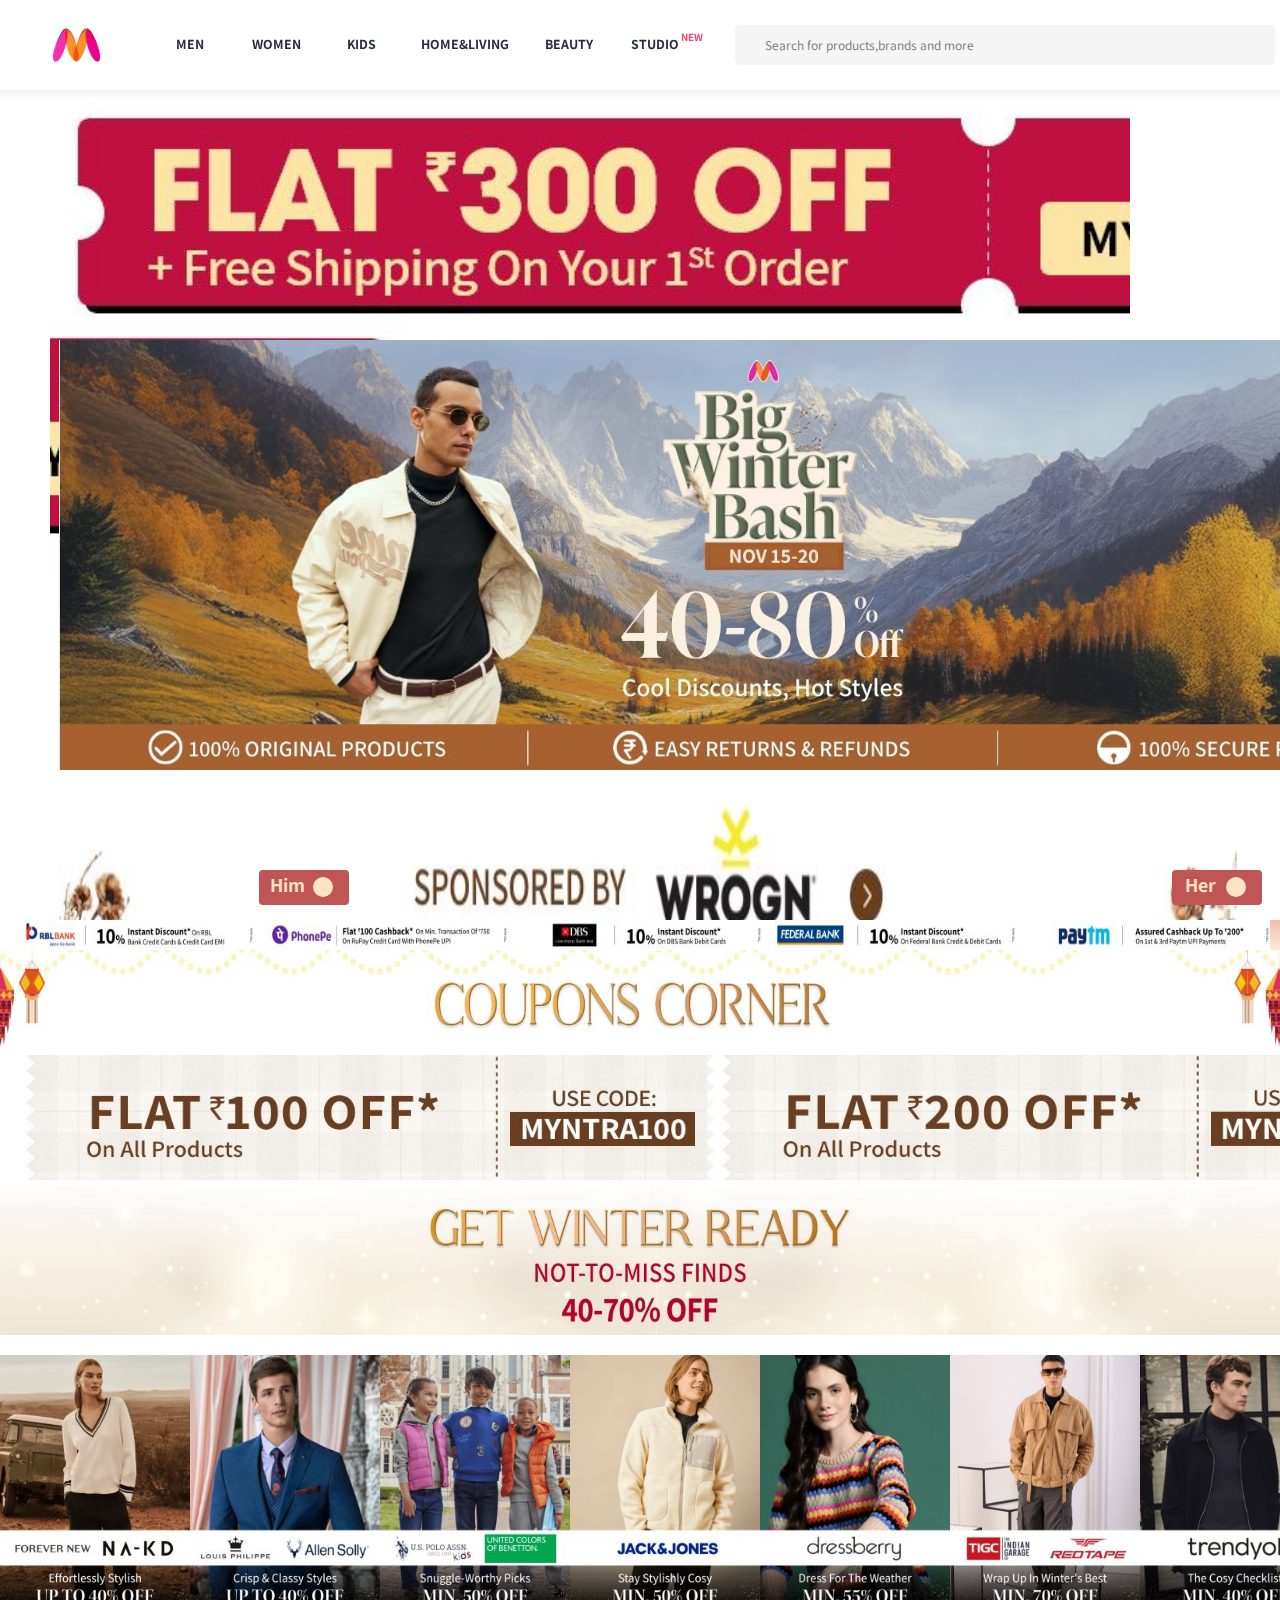
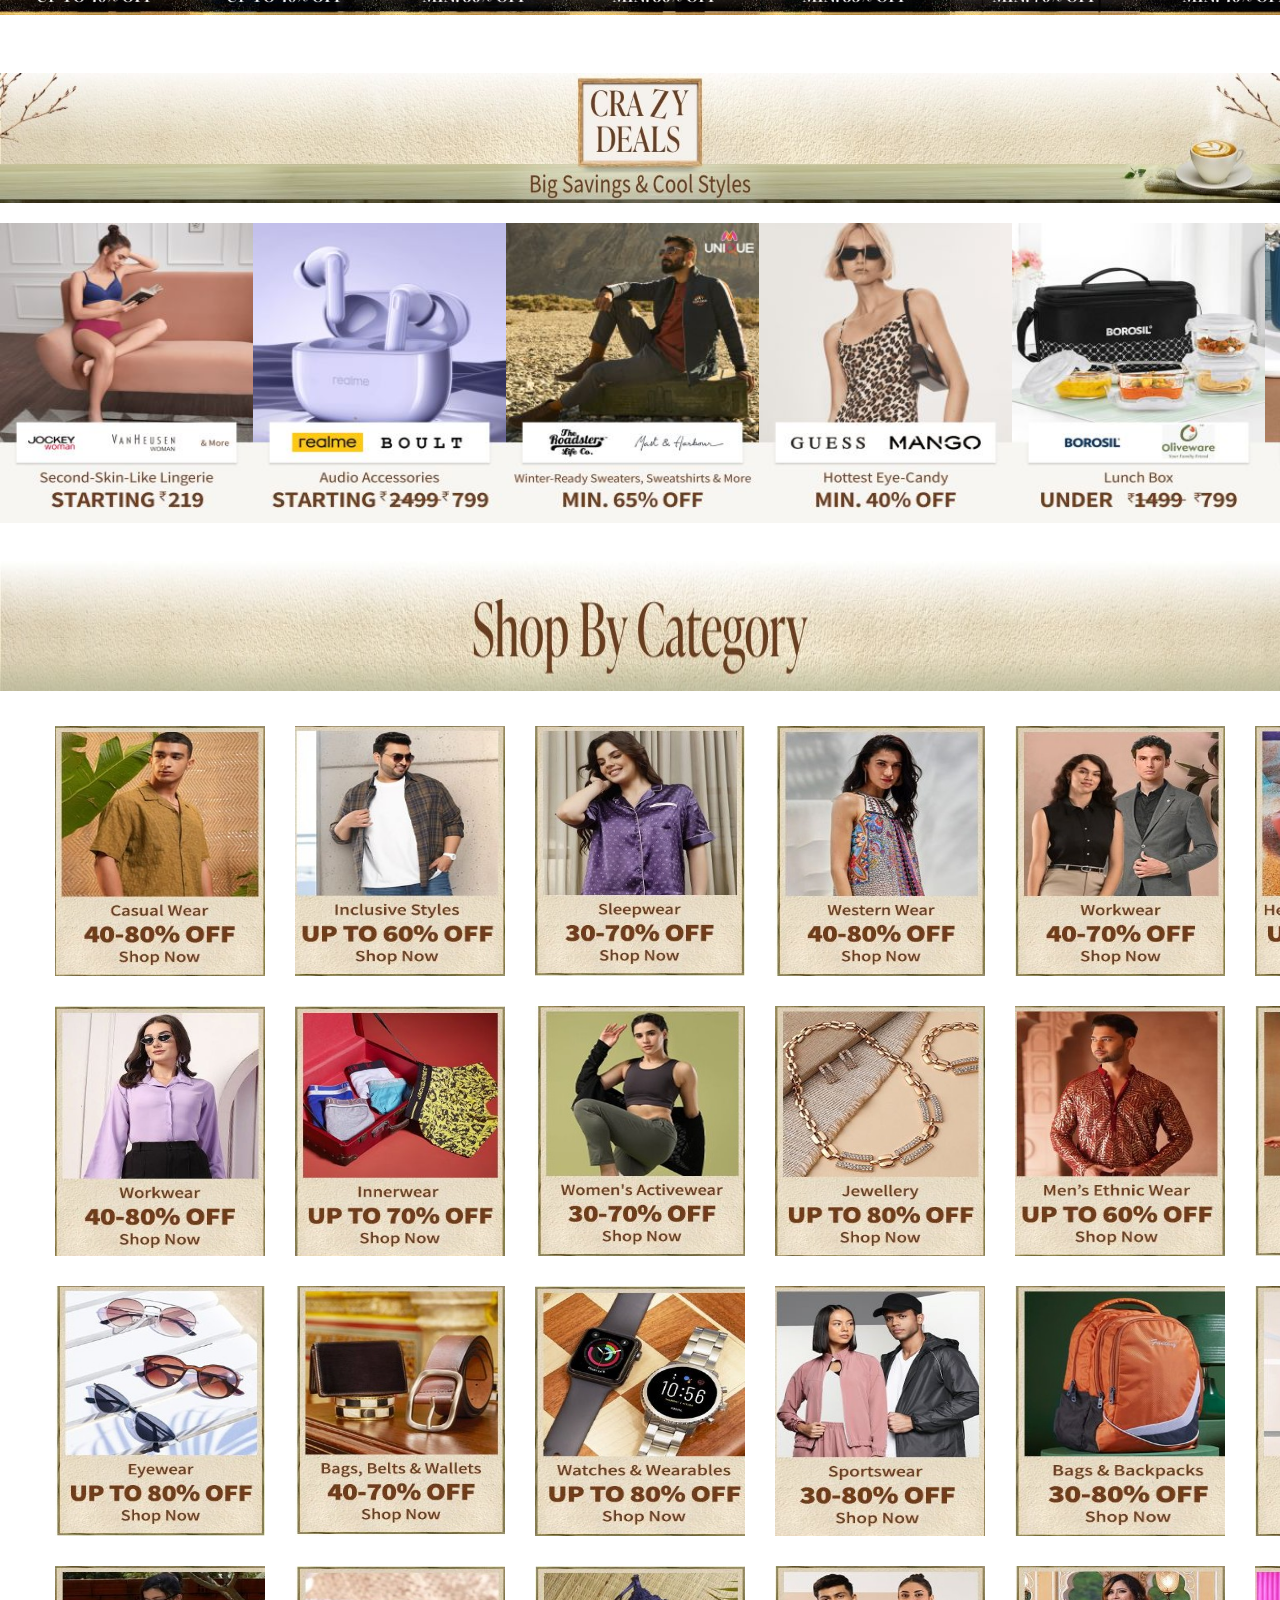
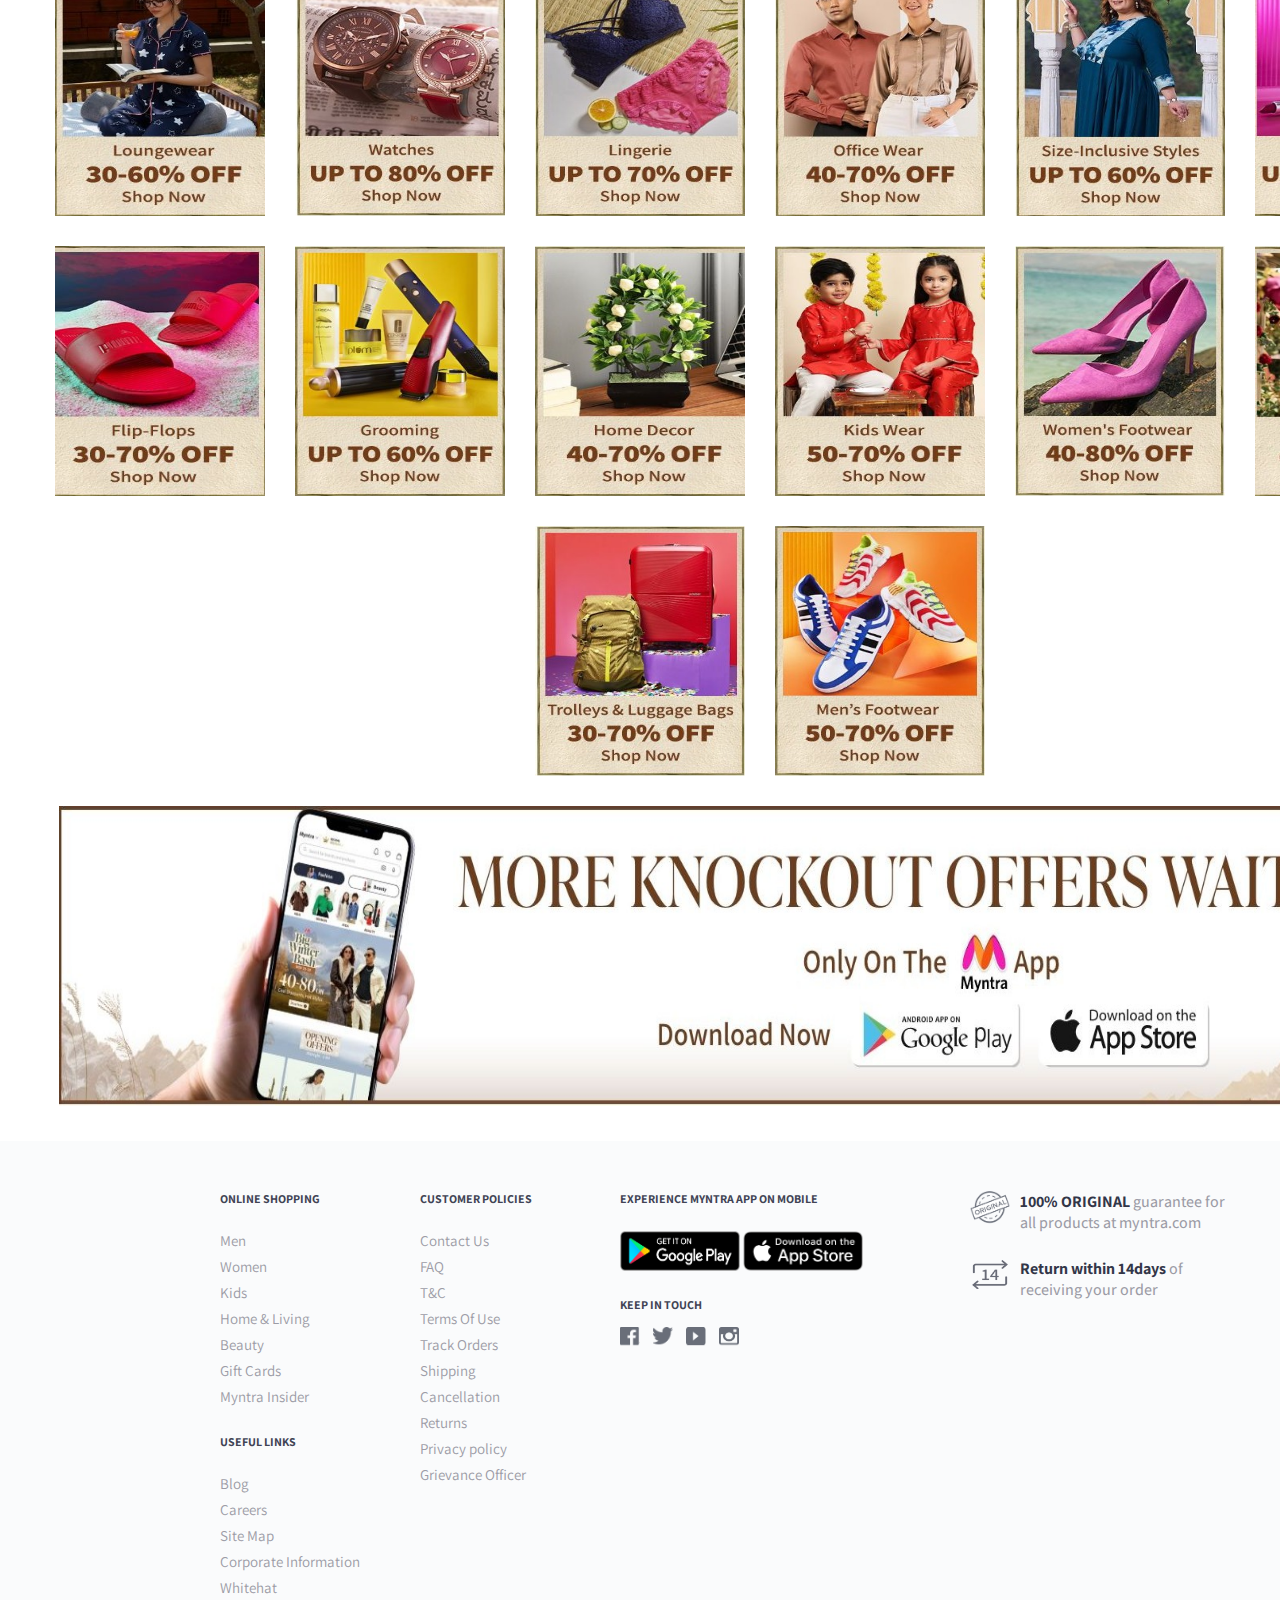
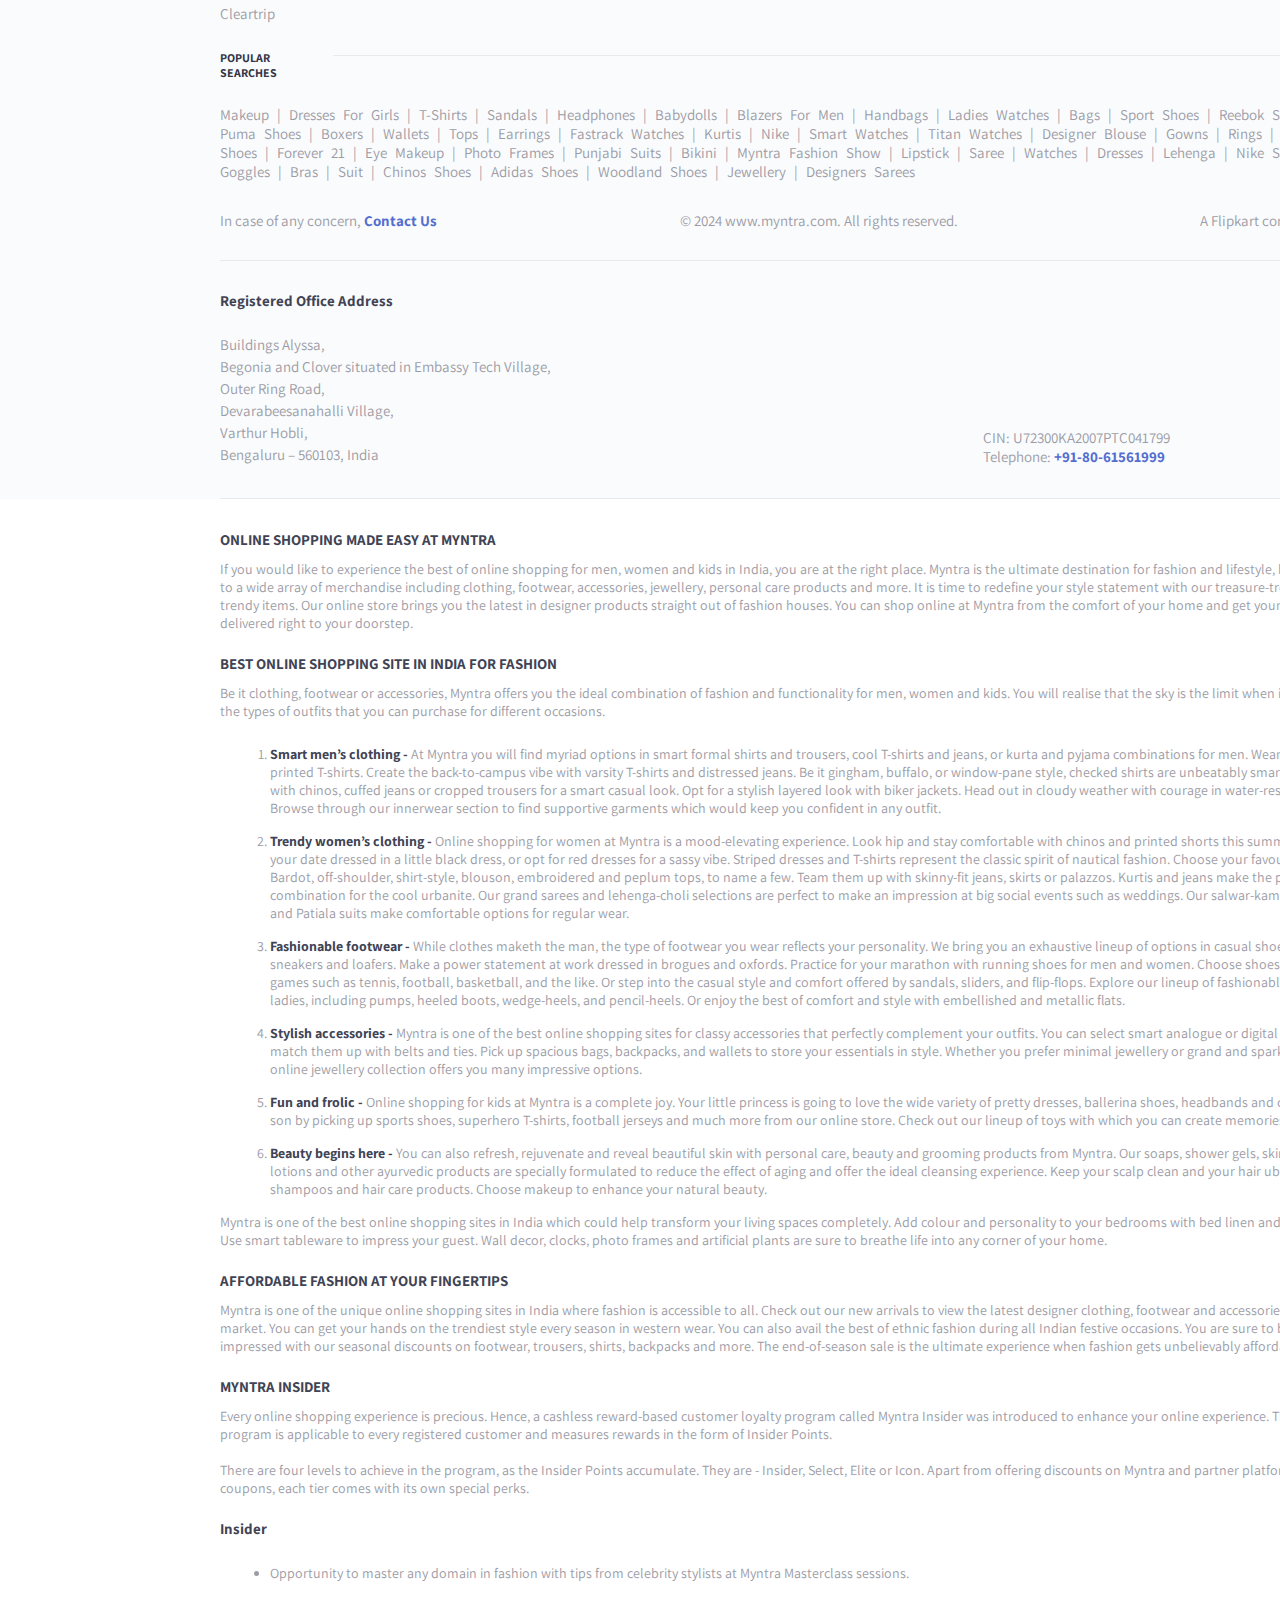
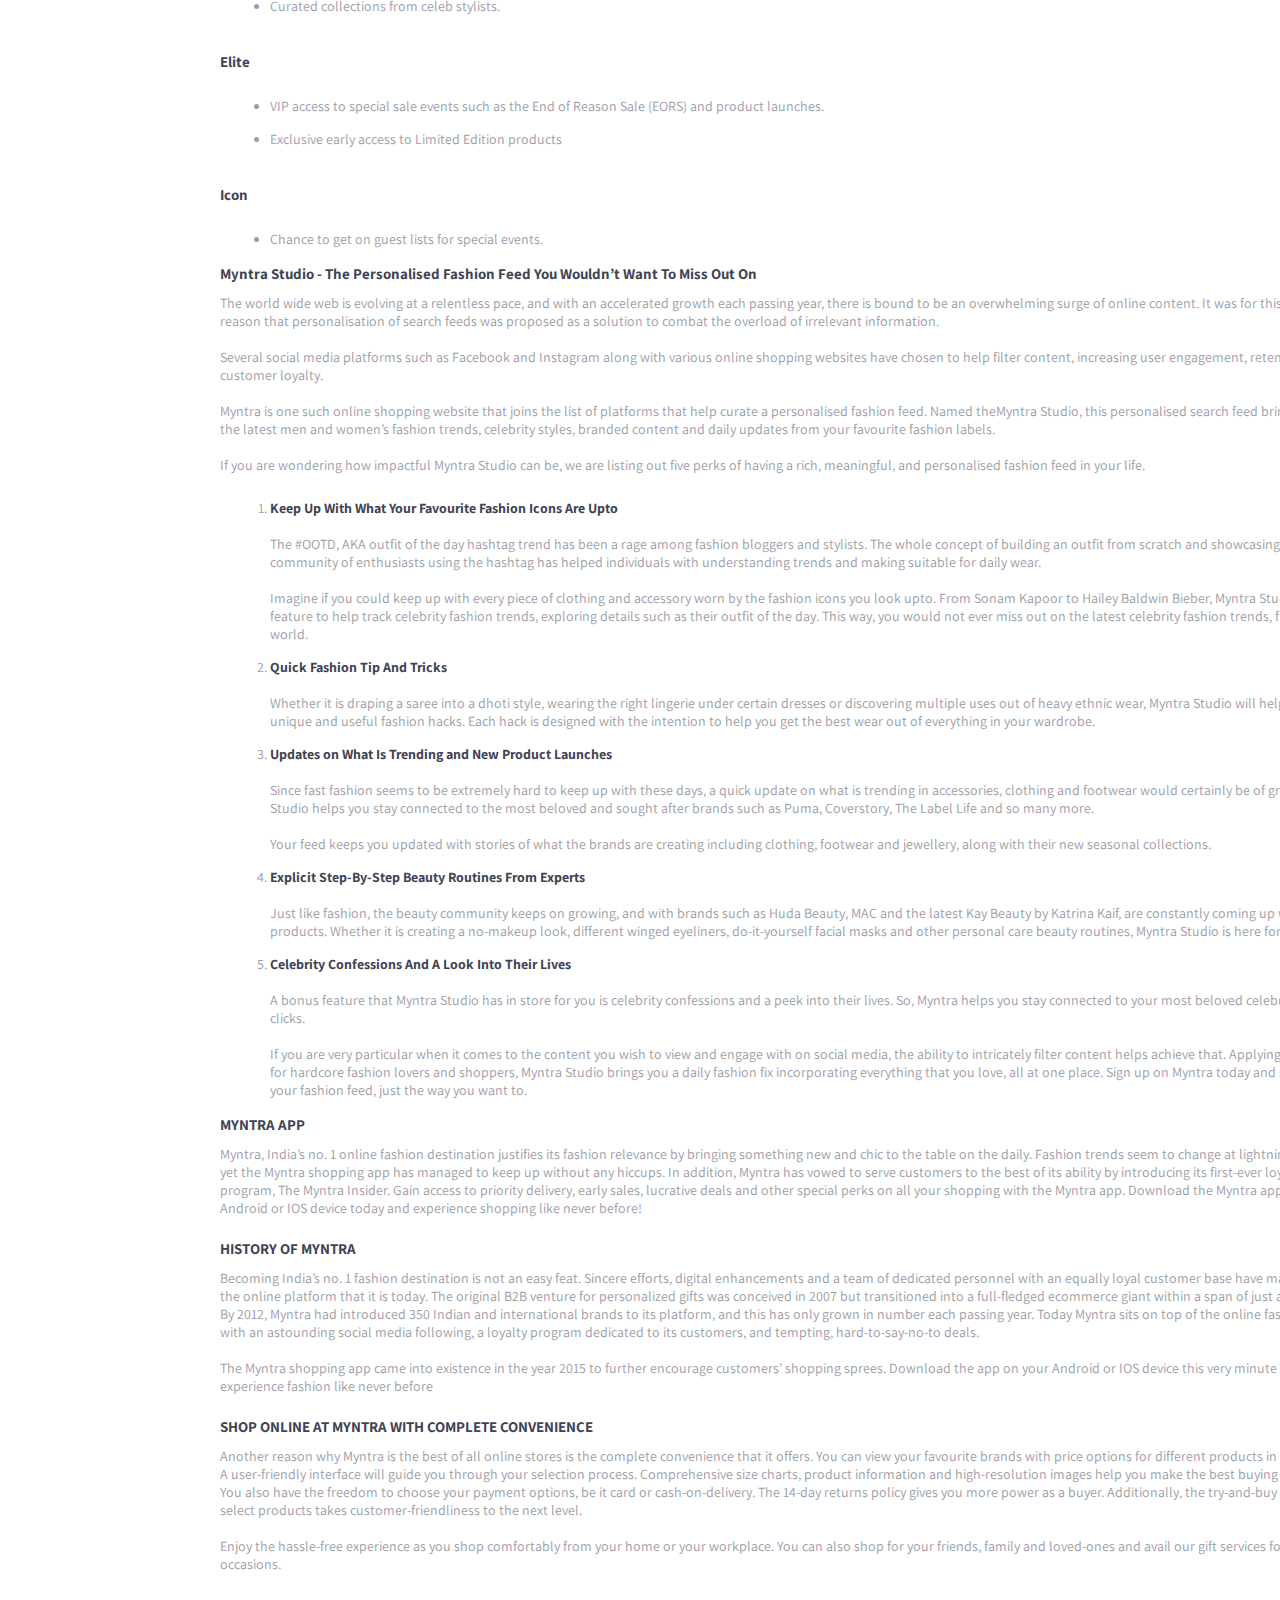
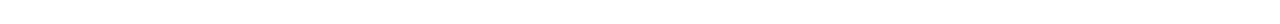
<file: index.html>
<!DOCTYPE html>
<html lang="en">

<head>
    <meta charset="UTF-8">
    <meta name="viewport" content="width=device-width, initial-scale=1.0">
    <title>Myntra-Home</title>
    <link rel="stylesheet" href="https://cdnjs.cloudflare.com/ajax/libs/font-awesome/6.6.0/css/all.min.css"
        integrity="sha512-Kc323vGBEqzTmouAECnVceyQqyqdsSiqLQISBL29aUW4U/M7pSPA/gEUZQqv1cwx4OnYxTxve5UMg5GT6L4JJg=="
        crossorigin="anonymous" referrerpolicy="no-referrer" />
    <link href="https://fonts.googleapis.com/css2?family=Assistant:wght@200..800&display=swap" rel="stylesheet">
    <link rel="stylesheet" href="style.css">
</head>

<body>
    <div class="main">
        <!-- header starts -->
        <div class="header">
            <div class="logo">
                <a href="index.html"><img src="myntra1/myntra_logo.png"></a>
            </div>
            <div class="navbar">
                <div class="menu men1">MEN
                    <!-- submenu starts -->
                    <div class="men-menu">
                        <div class="men">
                            <h4>Topwear</h4>
                            <ul>
                                <li><a href="tshirt.html">T-Shirts</a></li>
                                <li><a>Casual Shirts</a></li>
                                <li><a>Formal Shirts</a></li>
                                <li><a>Sweatshirts</a></li>
                                <li><a>Sweaters</a></li>
                                <li><a>Jackets</a></li>
                                <li><a>Blazers & Coats</a></li>
                                <li><a>Suits</a></li>
                                <li><a>Rain Jackets</a></li>
                            </ul>
                            <div class="line1"></div>
                            <h4>Indian & Festive Wear</h4>
                            <ul>
                                <li><a>Kurtas & kurta Sets</a></li>
                                <li><a>Sherwanis</a></li>
                                <li><a>Nehru Jackets</a></li>
                                <li><a>Dhotis</a></li>
                            </ul>
                        </div>
                        <div class="men">
                            <h4>Bottomwear</h4>
                            <ul>
                                <li><a>Jeans</a></li>
                                <li><a>Casual Trousers</a></li>
                                <li><a>Formal Trousers</a></li>
                                <li><a>Shorts</a></li>
                                <li><a>Track Pants & Joggers</a></li>
                            </ul>
                            <div class="line1"></div>
                            <h4>InnerWear & Sleepwear</h4>
                            <ul>
                                <li><a>Briefs & Trunks</a></li>
                                <li><a>Boxers</a></li>
                                <li><a>Vests</a></li>
                                <li><a>Sleepwear & Loungewear</a></li>
                                <li><a>Thermals</a></li>
                            </ul>
                            <div class="line1"></div>
                            <h4>Plus Size</h4>
                        </div>
                        <div class="men">
                            <h4>Footwear</h4>
                            <ul>
                                <li><a>Casual Shoes</a></li>
                                <li><a>Sports Shoes</a></li>
                                <li><a>Formal Shoes</a></li>
                                <li><a>Sneakers</a></li>
                                <li><a>Sandals & Floaters</a></li>
                                <li><a>Flip Flops</a></li>
                                <li><a>Socks</a></li>
                            </ul>
                            <div class="line1"></div>
                            <h4>Personal Care & Grooming</h4>
                            <div class="line1"></div>
                            <h4>Sunglasses & Freames</h4>
                            <div class="line1"></div>
                            <h4>Watches</h4>
                        </div>
                        <div class="men">
                            <h4>Sports & Active Wear</h4>
                            <ul>
                                <li><a>Sports Shoes</a></li>
                                <li><a>Sports Sandals</a></li>
                                <li><a>Active T-Shirts</a></li>
                                <li><a>Track Pants & Sports</a></li>
                                <li><a>Tracksuits</a></li>
                                <li><a>Jackets & Sweatshirts</a></li>
                                <li><a>Sports Accessories</a></li>
                                <li><a>Swimwear</a></li>
                            </ul>
                            <div class="line1"></div>
                            <h4>Gadgets</h4>
                            <ul>
                                <li><a>Smart Wearables</a></li>
                                <li><a>Fitness Gadgets</a></li>
                                <li><a>Headphones</a></li>
                                <li><a>Speakers</a></li>
                            </ul>
                        </div>
                        <div class="men">
                            <h4>Fashion Accessories</h4>
                            <ul>
                                <li><a>Wallets</a></li>
                                <li><a>Belts</a></li>
                                <li><a>Perfumes & Body Mists</a></li>
                                <li><a>Trimmers</a></li>
                                <li><a>Deodorants</a></li>
                                <li><a>Ties, Cufflinks & Pocket Squares</a></li>
                                <li><a>Accessory Gifts Sets</a></li>
                                <li><a>Caps & Hats</a></li>
                                <li><a>Mufflers, Scarves & Gloves</a></li>
                                <li><a>Phone Cases</a></li>
                                <li><a>Rings & Wristwear</a></li>
                                <li><a>Helmets</a></li>
                            </ul>
                            <div class="line1"></div>
                            <h4>Bags & Backpacks</h4>
                            <div class="line1"></div>
                            <h4>Luggages & Trolleys</h4>
                        </div>
                    </div>
                    <!-- submenu ends -->

                </div>
                <div class="menu men2">WOMEN
                    <!-- submenu starts -->
                    <div class="men-menu1">
                        <div class="men menn">
                            <h4>Indian & Fusion Wear </h4>
                            <ul>
                                <li><a>Kutas & Suits</a></li>
                                <li><a>Kurtis, Tunics & Tops</a></li>
                                <li><a>Sarees</a></li>
                                <li><a>Ethnic Wear</a></li>
                                <li><a>Leggins,Salwars & Churidars</a></li>
                                <li><a>Skirts & Palazzos</a></li>
                                <li><a>Dress Materials</a></li>
                                <li><a>Lehenga Cholis</a></li>
                                <li><a>Dupattas & Shawls</a></li>
                                <li><a>Jackets</a></li>
                            </ul>
                            <div class="line1"></div>
                            <h4>Belts, Scarves & More</h4>
                            <div class="line1"></div>
                            <h4>Watches & Wearables</h4>
                        </div>
                        <div class="men menn">
                            <h4>Western Wear</h4>
                            <ul>
                                <li><a>Dressses</a></li>
                                <li><a>Tops</a></li>
                                <li><a>Tshirts</a></li>
                                <li><a>Jeans</a></li>
                                <li><a>Trousers & Capris </a></li>
                                <li><a>Shorts & Skirts</a></li>
                                <li><a>Co-ords</a></li>
                                <li><a>Playsuits</a></li>
                                <li><a>Jumpsuits</a></li>
                                <li><a>Shrugs</a></li>
                                <li><a>Sweaters & Sweatshirts</a></li>
                                <li><a>Jackets & Coats</a></li>
                                <li><a>Blazers & Waistcoats </a></li>
                            </ul>
                            <div class="line1"></div>
                            <h4>Plus Size</h4>
                        </div>
                        <div class="men menn">
                            <h4>Maternity</h4>
                            <div class="line1"></div>
                            <h4>Sunglasses & Frames</h4>
                            <div class="line1"></div>
                            <h4>Footwear</h4>
                            <ul>
                                <li><a>Casual Shoes</a></li>
                                <li><a>Flats</a></li>
                                <li><a>Heels</a></li>
                                <li><a>Boots</a></li>
                                <li><a>Sports Shoes & Floaters</a></li>
                            </ul>
                            <div class="line1"></div>
                            <h4>Sports & Active Wear</h4>
                            <ul>
                                <li><a>Clothing</a></li>
                                <li><a>Footwear</a></li>
                                <li><a>Sports Accessories</a></li>
                                <li><a>Sports Equipments</a></li>
                            </ul>
                        </div>
                        <div class="men menn">
                            <h4>Lingerie & Sleepwear</h4>
                            <ul>
                                <li><a>Bra</a></li>
                                <li><a>Briefs</a></li>
                                <li><a>Shapewear</a></li>
                                <li><a>Swimwear</a></li>
                                <li><a>Camisoles & Thermals</a></li>
                            </ul>
                            <div class="line1"></div>
                            <h4>Beauty & Personal Care</h4>
                            <ul>
                                <li><a>Makeup</a></li>
                                <li><a>Skincare</a></li>
                                <li><a>Premium Beauty</a></li>
                                <li><a>Lipsticks</a></li>
                                <li><a>Fragrances</a></li>
                            </ul>
                        </div>
                        <div class="men menn">
                            <h4>Gadgets</h4>
                            <ul>
                                <li><a>Smart Wearables</a></li>
                                <li><a>Fitness Gadgets</a></li>
                                <li><a>Headphones</a></li>
                                <li><a>Speakers</a></li>
                            </ul>
                            <div class="line1"></div>
                            <h4 style="margin-bottom: 10px;">Jewellery</h4>
                            <li style="list-style-type: none; font-weight:400;"><a>Fashion Jewellery</a></li>
                            <li style="list-style-type: none; font-weight:400;"><a>Fine Jewellery</a></li>
                            <li style="list-style-type: none; font-weight:400;"><a>Earrings</a></li>
                            <div class="line1"></div>
                            <h4>Backpacks</h4>
                            <div class="line1"></div>
                            <h4>Handbags, Bags & Wallets</h4>
                            <div class="line1"></div>
                            <h4>Luggages & Trolleys</h4>
                        </div>
                    </div>
                    <!-- submenu ends -->
                </div>
                <div class="menu men3">KIDS
                    <!-- submenu starts -->
                    <div class="men-menu2">
                        <div class="men menn1">
                            <h4>Boys Clothing</h4>
                            <ul>
                                <li><a>T-Shirts</a></li>
                                <li><a>Shirts</a></li>
                                <li><a>Shorts</a></li>
                                <li><a>Jeans</a></li>
                                <li><a>Clothing Sets</a></li>
                                <li><a>Ethnic Wear</a></li>
                                <li><a>Track Pants & Pyjamas</a></li>
                                <li><a>Jacket, Sweater & Sweatshirts</a></li>
                                <li><a>Party Wear</a></li>
                                <li><a>InnerWear & Thermals</a></li>
                                <li><a>Nightwear & Loungewear</a></li>
                                <li><a>Value Packs</a></li>
                            </ul>
                        </div>
                        <div class="men menn1">
                            <h4>Girls Clothing</h4>
                            <ul>
                                <li><a>Dresses</a></li>
                                <li><a>Tops</a></li>
                                <li><a>Tshirts</a></li>
                                <li><a>Clothing Sets</a></li>
                                <li><a>Lehenga Choli</a></li>
                                <li><a>Kurta Sets</a></li>
                                <li><a>Party Wear</a></li>
                                <li><a>Dungarees & Jumpsuits</a></li>
                                <li><a>Skirts & Shorts</a></li>
                                <li><a>Tights & leggings</a></li>
                                <li><a>Jeans, Trousers & Capris</a></li>
                                <li><a>Jacket, Sweater & Sweatshirts</a></li>
                                <li><a>InnerWear & Thermals</a></li>
                                <li><a>Nightwear & Loungewear</a></li>
                                <li><a>Value Packs</a></li>
                            </ul>
                        </div>
                        <div class="men menn1">
                            <h4>Footwear</h4>
                            <ul>
                                <li><a>Casual Shoes</a></li>
                                <li><a>Sports Shoes</a></li>
                                <li><a>Flats</a></li>
                                <li><a>Heels</a></li>
                                <li><a>Sandals</a></li>
                                <li><a>Flip Flops</a></li>
                                <li><a>Socks</a></li>
                                <li><a>School Shoes</a></li>
                            </ul>
                            <div class="line1"></div>
                            <h4>Toys & Games</h4>
                            <ul>
                                <li><a>Learning & Development</a></li>
                                <li><a>Activity Toys</a></li>
                                <li><a>Soft Toys</a></li>
                                <li><a>Action Figure / Play Set</a></li>
                            </ul>
                        </div>
                        <div class="men menn1">
                            <h4>Infants</h4>
                            <ul>
                                <li><a>Bodysuits</a></li>
                                <li><a>Rompers & Sleepsuits</a></li>
                                <li><a>Clothing Sets</a></li>
                                <li><a>Tshirts & Tops</a></li>
                                <li><a>Dresses</a></li>
                                <li><a>Bottomwear</a></li>
                                <li><a>Winterwear</a></li>
                                <li><a>InnerWear & Sleepwear</a></li>
                                <li><a>Infant Care</a></li>
                            </ul>
                            <div class="line1"></div>
                            <h4>Home & Bath</h4>
                            <div class="line1"></div>
                            <h4>Personal Care</h4>
                        </div>
                        <div class="men menn1">
                            <h4>Kids Accessories</h4>
                            <ul>
                                <li><a>Watches</a></li>
                                <li><a>Bags & Backpacks</a></li>
                                <li><a>Jewellery & Hair Accessory</a></li>
                                <li><a>Sunglasses</a></li>
                                <li><a>Masks & Protective Gears</a></li>
                                <li><a>Caps & Hats</a></li>
                            </ul>
                            <div class="line1"></div>
                            <h4>Brands</h4>
                            <ul>
                                <li><a>H&M</a></li>
                                <li><a>Max Kids</a></li>
                                <li><a>Pantaloons</a></li>
                                <li><a>United Colors Of Banetton Kids</a></li>
                                <li><a>YK</a></li>
                                <li><a>U.S. Polo Assn. Kids</a></li>
                                <li><a>Mothercare</a></li>
                                <li><a>HRX</a></li>
                            </ul>
                        </div>
                    </div>
                    <!-- submenu ends -->
                </div>
                <div class="menu men4" style="width: 150px;">HOME&LIVING
                    <!-- submenu starts -->
                    <div class="men-menu3">
                        <div class="men menn2">
                            <h4>Bed Linen & Furnishing</h4>
                            <ul>
                                <li><a>Bed Runners</a></li>
                                <li><a>Mattress Protectors</a></li>
                                <li><a>Bedsheets</a></li>
                                <li><a>Bedding Sets</a></li>
                                <li><a>Blankets, Quilts & Dohars</a></li>
                                <li><a>Pillows & Pillow Covers</a></li>
                                <li><a>Bed Covers</a></li>
                                <li><a>Diwan Sets</a></li>
                                <li><a>Chair Pads & Covers</a></li>
                                <li><a>Sofa Covers</a></li>
                            </ul>
                            <div class="line1"></div>
                            <h4>Flooring</h4>
                            <ul>
                                <li><a>Floor Runners</a></li>
                                <li><a>Carpets</a></li>
                                <li><a>Floor Mats & Dhurries</a></li>
                                <li><a>Door Mats</a></li>
                            </ul>
                        </div>
                        <div class="men menn2">
                            <h4>Bath</h4>
                            <ul>
                                <li><a>Bath Towels</a></li>
                                <li><a>Hand & Face Towels</a></li>
                                <li><a>Beach Towels</a></li>
                                <li><a>Towels Sets </a></li>
                                <li><a>Bath Rugs </a></li>
                                <li><a>Bath Robes</a></li>
                                <li><a>Bathroom Accessories </a></li>
                                <li><a>Shower Curtains </a></li>
                            </ul>
                            <div class="line1"></div>
                            <h4>Lamps & Lighting</h4>
                            <ul>
                                <li><a>Floor Lamps</a></li>
                                <li><a> Ceiling Lamps</a></li>
                                <li><a>Table Lamps</a></li>
                                <li><a>Wall Lamps</a></li>
                                <li><a>Outdoor Lamps</a></li>
                                <li><a>String Lights</a></li>
                            </ul>
                        </div>
                        <div class="men menn2">
                            <h4>Home Decor</h4>
                            <ul>
                                <li><a>Plants & Planters</a></li>
                                <li><a>Aromas & Candles</a></li>
                                <li><a>Clocks</a></li>
                                <li><a>Mirrors</a></li>
                                <li><a>Wall Decor</a></li>
                                <li><a>Festive Decor</a></li>
                                <li><a>Pooja Essentials</a></li>
                                <li><a>Wall Shelves</a></li>
                                <li><a>Fountains</a></li>
                                <li><a>Showpieces & Vases</a></li>
                                <li><a>Ottoman</a></li>
                            </ul>
                            <div class="line1"></div>
                            <h4>Cushions & Cushion Covers</h4>
                            <div class="line1"></div>
                            <h4>Curtains</h4>
                        </div>
                        <div class="men menn2">
                            <h4>Home Gift Sets</h4>
                            <div class="line1"></div>
                            <h4>Kitchen & Table</h4>
                            <ul>
                                <li><a>Table Runners</a></li>
                                <li><a>Dinnerware & Serveware</a></li>
                                <li><a>Cups and Mugs</a></li>
                                <li><a>Bakeware & Cookware</a></li>
                                <li><a>Kitchen Storage & Tools</a></li>
                                <li><a>Bar & Drinkware</a></li>
                                <li><a>Table Covers & Furnishings</a></li>
                            </ul>
                            <div class="line1"></div>
                            <h4>Storage</h4>
                            <ul>
                                <li><a>Bins</a></li>
                                <li><a>Hangers</a></li>
                                <li><a>Organisers</a></li>
                                <li><a>Hooks & Holders</a></li>
                                <li><a>Laundary Bags</a></li>
                            </ul>
                        </div>
                        <div class="men menn2">
                            <h4>Brands</h4>
                            <ul>
                                <li><a>H&M</a></li>
                                <li><a>Marks & Spencer</a></li>
                                <li><a>Home Centre</a></li>
                                <li><a>Spaces</a></li>
                                <li><a>D'Decor</a></li>
                                <li><a>Story@Home</a></li>
                                <li><a>Pure Home & Living</a></li>
                                <li><a>Swayam</a></li>
                                <li><a>Raymond Home</a></li>
                                <li><a>Maspar</a></li>
                                <li><a>My Trident</a></li>
                                <li><a>Cortina</a></li>
                                <li><a>Random</a></li>
                                <li><a>Ellementory</a></li>
                                <li><a>ROMEE</a></li>
                                <li><a>SEJ By Nisha Gupta</a></li>
                            </ul>
                        </div>
                    </div>
                    <!-- submenu ends -->
                </div>
                <div class="menu men5">BEAUTY
                    <!-- submenu starts -->
                    <div class="men-menu4">
                        <div class="men menn3">
                            <h4>Makeup</h4>
                            <ul>
                                <li><a>Lipsticks</a></li>
                                <li><a>Lip Gloss</a></li>
                                <li><a>Lip Liners</a></li>
                                <li><a>Mascara</a></li>
                                <li><a>Eyeliner</a></li>
                                <li><a>Kajal</a></li>
                                <li><a>Eyeshadow</a></li>
                                <li><a>Foundation</a></li>
                                <li><a>Primer</a></li>
                                <li><a>Concealer</a></li>
                                <li><a>Compact</a></li>
                                <li><a>Nail Polish</a></li>
                            </ul>
                        </div>
                        <div class="men menn3">
                            <h4>Skincare, Bath & Body</h4>
                            <ul>
                                <li><a>Face Moisturiser</a></li>
                                <li><a>Cleanser</a></li>
                                <li><a>Masks & Peel</a></li>
                                <li><a>Sunscreen</a></li>
                                <li><a>Serum</a></li>
                                <li><a>Face Wash</a></li>
                                <li><a>Eye Cream</a></li>
                                <li><a>Lip Balm</a></li>
                                <li><a>Body Lotion</a></li>
                                <li><a>Body Wash</a></li>
                                <li><a>Body Scrub</a></li>
                                <li><a>Hand Cream</a></li>
                            </ul>
                            <div class="line1"></div>
                            <h4>Baby Care</h4>
                            <div class="line1"></div>
                            <h4>Masks</h4>
                        </div>
                        <div class="men menn3">
                            <h4>Haircare</h4>
                            <ul>
                                <li><a>Shampoo</a></li>
                                <li><a>Conditioner</a></li>
                                <li><a>Hair Cream</a></li>
                                <li><a>Hair Oil</a></li>
                                <li><a>Hair Gel</a></li>
                                <li><a>Hair Color</a></li>
                                <li><a>Hair Serum</a></li>
                                <li><a>Hair Accessory</a></li>
                            </ul>
                            <div class="line1"></div>
                            <h4>Fragrances</h4>
                            <ul>
                                <li><a>Perfume</a></li>
                                <li><a>Deodorants</a></li>
                                <li><a>Body Mist</a></li>
                            </ul>
                        </div>
                        <div class="men menn3">
                            <h4>Appliances</h4>
                            <ul>
                                <li><a>Hair Straightener</a></li>
                                <li><a>Hair Dryer</a></li>
                                <li><a>Epilator</a></li>
                            </ul>
                            <div class="line1"></div>
                            <h4>Men's Grooming</h4>
                            <ul>
                                <li><a>Trimmers</a></li>
                                <li><a>Beard Oil</a></li>
                                <li><a>Hair Wax</a></li>
                            </ul>
                            <div class="line1"></div>
                            <h4>Beauty Gift & Makeup Set</h4>
                            <ul>
                                <li><a>Beauty Gift</a></li>
                                <li><a>Makeup Kit</a></li>
                            </ul>
                            <div class="line1"></div>
                            <h4>Premium Beauty</h4>
                            <div class="line1"></div>
                            <h4>Wellness & Hygiene</h4>
                        </div>
                        <div class="men menn3">
                            <h4>Top Brands</h4>
                            <ul>
                                <li><a>Lakme</a></li>
                                <li><a>Maybelline</a></li>
                                <li><a>LOreal</a></li>
                                <li><a>Philips</a></li>
                                <li><a>Bath & Body Works</a></li>
                                <li><a>THE BODY SHOP</a></li>
                                <li><a>Biotique</a></li>
                                <li><a>Mamaearth</a></li>
                                <li><a>MCaffeine</a></li>
                                <li><a>Nivea</a></li>
                                <li><a>Lotus Herbals</a></li>
                                <li><a>LOreal Professionnel</a></li>
                                <li><a>KAMA AYURVEDA</a></li>
                                <li><a>M.A.C</a></li>
                                <li><a>Forest Essentials</a></li>
                            </ul>
                        </div>
                    </div>
                    <!-- submenu ends -->
                </div>
                <div class="menu men6">STUDIO
                    <!-- new starts -->
                    <div class="new">NEW</div>
                    <!-- new ends -->
                    <!-- submenu starts -->
                    <div class="submenu">
                        <div class="stdlogo">
                            <img src="myntra1/stdlogo.svg" alt="">
                        </div>
                        <div class="textmen">Your daily inspiration for everything fashion
                        </div>
                        <div class="stdimg">
                            <img src="myntra1/min1.png" alt="">
                        </div>
                        <div class="stdbtn">
                            <button>
                                <div class="btntext">EXPLORE STUDIO</div>
                                <div class="btnlogo"><i class="fa-solid fa-greater-than"></i></div>
                            </button>
                        </div>
                    </div>
                    <!-- submenu ends -->
                </div>
            </div>
            <div class="search">
                <div class="searchbox">
                    <i class="fa-solid fa-magnifying-glass"></i>
                    <input type="text" placeholder="Search for products,brands and more">
                </div>
            </div>
            <div class="login">
                <div class="profile">
                    <div class="logo1">
                        <i class="fa-solid fa-user"></i>
                    </div>
                    <div class="text1">Profile</div>
                </div>
                <div class="wishlist" style="padding-left: 10px;">
                    <div class="logo1 style=" padding-left: 10px;">
                        <i class="fa-solid fa-heart"></i>
                    </div>
                    <div class="text1">Wishlist</div>
                </div>
                <div class="bag">
                    <div class="logo1">
                        <i class="fa-solid fa-bag-shopping"></i>
                    </div>
                    <div class="text1">Bag</div>
                </div>
            </div>
        </div>
        <!-- header ends -->
        <!-- codesection starts -->
        <div class="code" style="font-size:0;">
            <img src="myntra1/code1.jpg">
            <img src="myntra1/code2.jpg">
            <img src="myntra1/code3.jpg">
            <img src="myntra1/code4.jpg">
        </div>
        <!-- codesection ends -->
        <!--herosection starts  -->
        <div class="herosection">
            <img src="myntra1/hero1.jpg">
        </div>
        <!--herosection starts  -->
        <!-- sponsered starts -->
        <div class="sponser">
            <div class="button">
                <button class="btt2">Him</button>
                <div class="arrow">
                    <i class="fa-solid fa-greater-than"></i>
                </div>
            </div>
            <div class="button">
                <button class="btt1">Her</button>
                <div class="arrow">
                    <i class="fa-solid fa-greater-than"></i>
                </div>
            </div>
        </div>
        <!-- sponsered ends -->
        <!-- cashback starts -->
        <div class="cashback">
            <div class="img">
                <img src="myntra1/cash1.jpg" alt="">
            </div>
            <div class="img">
                <img src="myntra1/cash2.jpg" alt="">
            </div>
            <div class="img">
                <img src="myntra1/cash3.jpg" alt="">
            </div>
            <div class="img">
                <img src="myntra1/cash4.jpg" alt="">
            </div>
            <div class="img">
                <img src="myntra1/cash5.jpg" alt="">
            </div>
            <div class="img">
                <img src="myntra1/cash6.jpg" alt="">
            </div>
        </div>
        <!-- cashback ends -->
        <!-- coupons starts-->
        <div class="coupon">
            <img src="myntra1/coupon.jpg" alt="">
        </div>
        <!-- coupons ends -->
        <!-- flatoff starts -->
        <div class="flat">
            <div class="flat1">
                <img src="myntra1/flat1.jpg" alt="">
            </div>
            <div class="flat1">
                <img src="myntra1/flat2.jpg" alt="">
            </div>
        </div>
        <!-- flatoff ends -->
        <!-- winterready starts -->
        <div class="winter">
            <img src="myntra1/winter.jpg" alt="">
        </div>
        <!-- winterready ends -->
        <!-- brandimage starts -->
        <div class="brand">
            <div class="images">
                <img src="myntra1/brand1.jpeg" alt="">
            </div>
            <div class="images">
                <img src="myntra1/brand2.jpeg" alt="">
            </div>
            <div class="images">
                <img src="myntra1/brand3.jpeg" alt="">
            </div>
            <div class="images">
                <img src="myntra1/brand4.jpeg" alt="">
            </div>
            <div class="images">
                <img src="myntra1/brand5.jpeg" alt="">
            </div>
            <div class="images">
                <img src="myntra1/brand6.jpeg" alt="">
            </div>
            <div class="images">
                <img src="myntra1/brand7.jpeg" alt="">
            </div>
            <div class="images">
                <img src="myntra1/brand8.jpeg" alt="">
            </div>
        </div>
        <!-- brandimage ends -->
        <!-- savedeal starts -->
        <div class="savedeal">
            <img src="myntra1/savedeal.jpg" alt="">
        </div>
        <!-- savedeal ends -->
        <!-- dealimg starts -->
        <div class="dealimg">
            <div class="deal">
                <img src="myntra1/deal1.jpeg" alt="">
            </div>
            <div class="deal">
                <img src="myntra1/deal2.jpeg" alt="">
            </div>
            <div class="deal">
                <img src="myntra1/deal3.jpeg" alt="">
            </div>
            <div class="deal">
                <img src="myntra1/deal4.jpeg" alt="">
            </div>
            <div class="deal">
                <img src="myntra1/deal5.jpeg" alt="">
            </div>
            <div class="deal">
                <img src="myntra1/deal6.jpeg" alt="">
            </div>
        </div>
        <!-- dealimg ends -->
        <!-- shop starts-->
        <div class="shop">
            <img src="myntra1/shop.jpg" alt="">
        </div>
        <!-- shop ends-->
        <!-- shopimg starts -->
        <div class="shopimg">
            <div class="shop1">
                <div class="shopp"><img src="myntra1/shop1.jpg" alt=""></div>
                <div class="shopp"><img src="myntra1/shop2.jpg" alt=""></div>
                <div class="shopp"><img src="myntra1/shop3.jpg" alt=""></div>
                <div class="shopp"><img src="myntra1/shop4.jpg" alt=""></div>
                <div class="shopp"><img src="myntra1/shop5.jpg" alt=""></div>
                <div class="shopp"><img src="myntra1/shop6.jpg" alt=""></div>
            </div>
            <div class="shop1">
                <div class="shopp"><img src="myntra1/shop7.jpg" alt=""></div>
                <div class="shopp"><img src="myntra1/shop8.jpg" alt=""></div>
                <div class="shopp"><img src="myntra1/shop9.jpg" alt=""></div>
                <div class="shopp"><img src="myntra1/shop10.jpg" alt=""></div>
                <div class="shopp"><img src="myntra1/shop11.jpg" alt=""></div>
                <div class="shopp"><img src="myntra1/shop12.jpg" alt=""></div>
            </div>
            <div class="shop1">
                <div class="shopp"><img src="myntra1/shop13.jpg" alt=""></div>
                <div class="shopp"><img src="myntra1/shop14.jpg" alt=""></div>
                <div class="shopp"><img src="myntra1/shop15.jpg" alt=""></div>
                <div class="shopp"><img src="myntra1/shop16.jpg" alt=""></div>
                <div class="shopp"><img src="myntra1/shop17.jpg" alt=""></div>
                <div class="shopp"><img src="myntra1/shop18.jpg" alt=""></div>
            </div>
            <div class="shop1">
                <div class="shopp"><img src="myntra1/shop19.jpg" alt=""></div>
                <div class="shopp"><img src="myntra1/shop20.jpg" alt=""></div>
                <div class="shopp"><img src="myntra1/shop21.jpg" alt=""></div>
                <div class="shopp"><img src="myntra1/shop22.jpg" alt=""></div>
                <div class="shopp"><img src="myntra1/shop23.jpg" alt=""></div>
                <div class="shopp"><img src="myntra1/shop24.jpg" alt=""></div>
            </div>
            <div class="shop1">
                <div class="shopp"><img src="myntra1/shop25.jpg" alt=""></div>
                <div class="shopp"><img src="myntra1/shop26.jpg" alt=""></div>
                <div class="shopp"><img src="myntra1/shop27.jpg" alt=""></div>
                <div class="shopp"><img src="myntra1/shop28.jpg" alt=""></div>
                <div class="shopp"><img src="myntra1/shop29.jpg" alt=""></div>
                <div class="shopp"><img src="myntra1/shop30.jpg" alt=""></div>
            </div>
            <div class="shop1">
                <div class="shopp" style="margin-left: 480px;"><img src="myntra1/shop31.jpg" alt=""></div>
                <div class="shopp"><img src="myntra1/shop32.jpg" alt=""></div>
            </div>
        </div>
        <!-- shopimg ends -->
        <!-- lastimg starts  -->
        <div class="lastimg">
            <img src="myntra1/last.jpg" alt="">
        </div>
        <!-- lastimg ends -->
        <!-- footer starts -->
        <div class="footer">
            <div class="section1">
                <div class="sec">
                    <p>ONLINE SHOPPING
                    <p>
                    <ul>
                        <li>Men</li>
                        <li>Women</li>
                        <li>Kids</li>
                        <li>Home & Living</li>
                        <li>Beauty</li>
                        <li>Gift Cards</li>
                        <li>Myntra Insider</li>
                    </ul><br>
                    <p>USEFUL LINKS
                    <p>
                    <ul>
                        <li>Blog</li>
                        <li>Careers</li>
                        <li>Site Map</li>
                        <li>Corporate Information</li>
                        <li>Whitehat</li>
                        <li>Cleartrip</li>
                    </ul>
                </div>
                <div class="sec">
                    <div class="sec">
                        <p>CUSTOMER POLICIES
                        <p>
                        <ul>
                            <li>Contact Us</li>
                            <li>FAQ</li>
                            <li>T&C</li>
                            <li>Terms Of Use</li>
                            <li>Track Orders</li>
                            <li>Shipping</li>
                            <li>Cancellation</li>
                            <li>Returns</li>
                            <li>Privacy policy</li>
                            <li>Grievance Officer</li>
                        </ul>
                    </div>
                </div>
                <div class="sec" style="width: 250px;">
                    <p>EXPERIENCE MYNTRA APP ON MOBILE</p>
                    <div class="appimg">
                        <img src="myntra1/app1.png" alt="">
                        <img src="myntra1/app2.png" alt="">
                    </div><br>
                    <p style="margin-bottom: 15px;">KEEP IN TOUCH</p>
                    <div class="socialimg">
                        <img src="myntra1/social1.png" alt="">
                        <img src="myntra1/social2.png" alt="">
                        <img src="myntra1/social3.png" alt="">
                        <img src="myntra1/social4.png" alt="">
                    </div>
                </div>
                <div class="sec" style="width: 360px;">
                    <div class="secc">
                        <div class="secc1"><img src="myntra1/sec1.png" alt=""></div>
                        <div class="secc2">
                            <p><b>100% ORIGINAL</b> guarantee for all products at myntra.com</p>
                        </div>
                    </div>
                    <div class="secc">
                        <div class="secc1"><img src="myntra1/sec2.png" alt=""></div>
                        <div class="secc2">
                            <p><b>Return within 14days</b> of receiving your order</p>
                        </div>
                    </div>
                </div>
            </div>
            <div class="section2">
                <div class="sec1">
                    <div class="seccc">
                        <p>POPULAR SEARCHES</p>
                    </div>
                    <div class="seccc1"></div>
                </div>
                <div class="sec2">
                    <p><a>Makeup | </a> <a>Dresses For Girls | </a> <a>T-Shirts | </a> <a>Sandals | </a> <a>Headphones |
                        </a> <a>Babydolls | </a> <a>Blazers For Men | </a> <a>Handbags | </a> <a>Ladies Watches | </a>
                        <a>Bags | </a> <a>Sport Shoes | </a> <a>Reebok Shoes | </a> <a>Puma Shoes | </a> <a>Boxers |
                        </a> <a>Wallets | </a> <a>Tops | </a> <a>Earrings | </a> <a>Fastrack Watches | </a> <a>Kurtis |
                        </a> <a>Nike | </a> <a>Smart Watches | </a> <a>Titan Watches | </a> <a>Designer Blouse | </a>
                        <a>Gowns | </a> <a>Rings | </a> <a>Cricket Shoes | </a> <a>Forever 21 | </a> <a>Eye Makeup |
                        </a> <a>Photo Frames | </a> <a>Punjabi Suits | </a> <a>Bikini | </a> <a>Myntra Fashion Show |
                        </a> <a>Lipstick | </a> <a>Saree | </a> <a>Watches | </a> <a>Dresses | </a> <a>Lehenga | </a>
                        <a>Nike Shoes | </a> <a>Goggles | </a> <a>Bras | </a> <a>Suit | </a> <a>Chinos Shoes | </a>
                        <a>Adidas Shoes | </a> <a>Woodland Shoes | </a> <a>Jewellery | </a> <a>Designers Sarees</a>
                    </p>
                </div>
                <div class="sec3">
                    <div class="seccc2">In case of any concern, <b>Contact Us</b></div>
                    <div class="seccc2">© 2024 www.myntra.com. All rights reserved.</div>
                    <div class="seccc2">A Flipkart company</div>
                </div>
                <div class="sec4"></div>
            </div>
            <div class="section3">
                <div class="sec5">
                    <div class="secccc1">
                        <p>Registered Office Address
                        <p>
                        <ul>
                            <li>Buildings Alyssa,</li>
                            <li>Begonia and Clover situated in Embassy Tech Village,</li>
                            <li>Outer Ring Road,</li>
                            <li>Devarabeesanahalli Village,</li>
                            <li>Varthur Hobli,</li>
                            <li>Bengaluru – 560103, India</li>
                        </ul><br>
                    </div>
                    <div class="secccc2">
                        <p>CIN: U72300KA2007PTC041799 <br>Telephone:<b> +91-80-61561999</b></p>
                    </div>
                </div>
                <div class="sec40"></div>
            </div>
        </div>
        <!-- footer ends -->
        <!-- downfoot starts -->
        <div class="down">
            <span>ONLINE SHOPPING MADE EASY AT MYNTRA</span>
            <p>If you would like to experience the best of online shopping for men, women and kids in India, you are at
                the right place. Myntra is the ultimate destination for fashion and lifestyle, being host to a wide
                array of merchandise including clothing, footwear, accessories, jewellery, personal care products and
                more. It is time to redefine your style statement with our treasure-trove of trendy items. Our online
                store brings you the latest in designer products straight out of fashion houses. You can shop online at
                Myntra from the comfort of your home and get your favourites delivered right to your doorstep.</p>
            <br>
            <span>BEST ONLINE SHOPPING SITE IN INDIA FOR FASHION</span>
            <p>Be it clothing, footwear or accessories, Myntra offers you the ideal combination of fashion and
                functionality for men, women and kids. You will realise that the sky is the limit when it comes to the
                types of outfits that you can purchase for different occasions.
                <br>
            <ol>
                <li><b>Smart men’s clothing -</b> At Myntra you will find myriad options in smart formal shirts and
                    trousers, cool T-shirts and jeans, or kurta and pyjama combinations for men. Wear your attitude with
                    printed T-shirts. Create the back-to-campus vibe with varsity T-shirts and distressed jeans. Be it
                    gingham, buffalo, or window-pane style, checked shirts are unbeatably smart. Team them up with
                    chinos, cuffed jeans or cropped trousers for a smart casual look. Opt for a stylish layered look
                    with biker jackets. Head out in cloudy weather with courage in water-resistant jackets. Browse
                    through our innerwear section to find supportive garments which would keep you confident in any
                    outfit.</li>
                <li><b>Trendy women’s clothing -</b> Online shopping for women at Myntra is a mood-elevating experience.
                    Look hip and stay comfortable with chinos and printed shorts this summer. Look hot on your date
                    dressed in a little black dress, or opt for red dresses for a sassy vibe. Striped dresses and
                    T-shirts represent the classic spirit of nautical fashion. Choose your favourites from among Bardot,
                    off-shoulder, shirt-style, blouson, embroidered and peplum tops, to name a few. Team them up with
                    skinny-fit jeans, skirts or palazzos. Kurtis and jeans make the perfect fusion-wear combination for
                    the cool urbanite. Our grand sarees and lehenga-choli selections are perfect to make an impression
                    at big social events such as weddings. Our salwar-kameez sets, kurtas and Patiala suits make
                    comfortable options for regular wear.</li>
                <li><b>Fashionable footwear - </b>While clothes maketh the man, the type of footwear you wear reflects
                    your personality. We bring you an exhaustive lineup of options in casual shoes for men, such as
                    sneakers and loafers. Make a power statement at work dressed in brogues and oxfords. Practice for
                    your marathon with running shoes for men and women. Choose shoes for individual games such as
                    tennis, football, basketball, and the like. Or step into the casual style and comfort offered by
                    sandals, sliders, and flip-flops. Explore our lineup of fashionable footwear for ladies, including
                    pumps, heeled boots, wedge-heels, and pencil-heels. Or enjoy the best of comfort and style with
                    embellished and metallic flats.</li>
                <li><b>Stylish accessories - </b>Myntra is one of the best online shopping sites for classy accessories
                    that perfectly complement your outfits. You can select smart analogue or digital watches and match
                    them up with belts and ties. Pick up spacious bags, backpacks, and wallets to store your essentials
                    in style. Whether you prefer minimal jewellery or grand and sparkling pieces, our online jewellery
                    collection offers you many impressive options.</li>
                <li><b>Fun and frolic - </b>Online shopping for kids at Myntra is a complete joy. Your little princess
                    is going to love the wide variety of pretty dresses, ballerina shoes, headbands and clips. Delight
                    your son by picking up sports shoes, superhero T-shirts, football jerseys and much more from our
                    online store. Check out our lineup of toys with which you can create memories to cherish.</li>
                <li><b>Beauty begins here -</b> You can also refresh, rejuvenate and reveal beautiful skin with personal
                    care, beauty and grooming products from Myntra. Our soaps, shower gels, skin care creams, lotions
                    and other ayurvedic products are specially formulated to reduce the effect of aging and offer the
                    ideal cleansing experience. Keep your scalp clean and your hair uber-stylish with shampoos and hair
                    care products. Choose makeup to enhance your natural beauty.</li>
            </ol>
            </p>
            <p>Myntra is one of the best online shopping sites in India which could help transform your living spaces
                completely. Add colour and personality to your bedrooms with bed linen and curtains. Use smart tableware
                to impress your guest. Wall decor, clocks, photo frames and artificial plants are sure to breathe life
                into any corner of your home.</p>
            <br>
            <span>AFFORDABLE FASHION AT YOUR FINGERTIPS</span>
            <p>Myntra is one of the unique online shopping sites in India where fashion is accessible to all. Check out
                our new arrivals to view the latest designer clothing, footwear and accessories in the market. You can
                get your hands on the trendiest style every season in western wear. You can also avail the best of
                ethnic fashion during all Indian festive occasions. You are sure to be impressed with our seasonal
                discounts on footwear, trousers, shirts, backpacks and more. The end-of-season sale is the ultimate
                experience when fashion gets unbelievably affordable.</p>
            <br>
            <span>MYNTRA INSIDER</span>
            <p>Every online shopping experience is precious. Hence, a cashless reward-based customer loyalty program
                called Myntra Insider was introduced to enhance your online experience. The program is applicable to
                every registered customer and measures rewards in the form of Insider Points.<br><br>
                There are four levels to achieve in the program, as the Insider Points accumulate. They are - Insider,
                Select, Elite or Icon. Apart from offering discounts on Myntra and partner platform coupons, each tier
                comes with its own special perks.</p>
            <br>
            <span>Insider</span>
            <p>
            <ul>
                <li>Opportunity to master any domain in fashion with tips from celebrity stylists at Myntra Masterclass
                    sessions.</li>
                <li>Curated collections from celeb stylists.</li>
            </ul>
            </p>
            <br>
            <span> Elite</span>
            <p>
            <ul>
                <li>VIP access to special sale events such as the End of Reason Sale (EORS) and product launches.</li>
                <li>Exclusive early access to Limited Edition products</li>
            </ul>
            </p>
            <br>
            <span> Icon</span>
            <p>
            <ul>
                <li>Chance to get on guest lists for special events.</li>
            </ul>
            </p>
            <span>Myntra Studio - The Personalised Fashion Feed You Wouldn’t Want To Miss Out On</span>
            <p>The world wide web is evolving at a relentless pace, and with an accelerated growth each passing year,
                there is bound to be an overwhelming surge of online content. It was for this very reason that
                personalisation of search feeds was proposed as a solution to combat the overload of irrelevant
                information.<br><br>

                Several social media platforms such as Facebook and Instagram along with various online shopping
                websites have chosen to help filter content, increasing user engagement, retention and customer
                loyalty.<br><br>

                Myntra is one such online shopping website that joins the list of platforms that help curate a
                personalised fashion feed. Named theMyntra Studio, this personalised search feed brings you the latest
                men and women’s fashion trends, celebrity styles, branded content and daily updates from your favourite
                fashion labels.<br><br>

                If you are wondering how impactful Myntra Studio can be, we are listing out five perks of having a rich,
                meaningful, and personalised fashion feed in your life.
                <br>
            <ol>
                <li><b>Keep Up With What Your Favourite Fashion Icons Are Upto</b> <br><br>The #OOTD, AKA outfit of the
                    day hashtag trend has been a rage among fashion bloggers and stylists. The whole concept of building
                    an outfit from scratch and showcasing it to a huge community of enthusiasts using the hashtag has
                    helped individuals with understanding trends and making suitable for daily wear.<br><br>

                    Imagine if you could keep up with every piece of clothing and accessory worn by the fashion icons
                    you look upto. From Sonam Kapoor to Hailey Baldwin Bieber, Myntra Studio has a ‘Stories’ feature to
                    help track celebrity fashion trends, exploring details such as their outfit of the day. This way,
                    you would not ever miss out on the latest celebrity fashion trends, from all around the world.</li>
                <li><b>Quick Fashion Tip And Tricks</b> <br><br>Whether it is draping a saree into a dhoti style,
                    wearing the right lingerie under certain dresses or discovering multiple uses out of heavy ethnic
                    wear, Myntra Studio will help you acquire some unique and useful fashion hacks. Each hack is
                    designed with the intention to help you get the best wear out of everything in your wardrobe.</li>
                <li><b>Updates on What Is Trending and New Product Launches</b><br><br>Since fast fashion seems to be
                    extremely hard to keep up with these days, a quick update on what is trending in accessories,
                    clothing and footwear would certainly be of great help. Myntra Studio helps you stay connected to
                    the most beloved and sought after brands such as Puma, Coverstory, The Label Life and so many
                    more.<br><br>

                    Your feed keeps you updated with stories of what the brands are creating including clothing,
                    footwear and jewellery, along with their new seasonal collections.</li>
                <li><b>Explicit Step-By-Step Beauty Routines From Experts</b><br><br>Just like fashion, the beauty
                    community keeps on growing, and with brands such as Huda Beauty, MAC and the latest Kay Beauty by
                    Katrina Kaif, are constantly coming up with mind-blowing products. Whether it is creating a
                    no-makeup look, different winged eyeliners, do-it-yourself facial masks and other personal care
                    beauty routines, Myntra Studio is here for you.</li>
                <li><b>Celebrity Confessions And A Look Into Their Lives </b><br><br>A bonus feature that Myntra Studio
                    has in store for you is celebrity confessions and a peek into their lives. So, Myntra helps you stay
                    connected to your most beloved celebrities in a matter of clicks.<br><br>

                    If you are very particular when it comes to the content you wish to view and engage with on social
                    media, the ability to intricately filter content helps achieve that. Applying the same formula for
                    hardcore fashion lovers and shoppers, Myntra Studio brings you a daily fashion fix incorporating
                    everything that you love, all at one place. Sign up on Myntra today and start organising your
                    fashion feed, just the way you want to.</li>
            </ol>
            </p>
            <span>MYNTRA APP</span>
            <p>Myntra, India’s no. 1 online fashion destination justifies its fashion relevance by bringing something
                new and chic to the table on the daily. Fashion trends seem to change at lightning speed, yet the Myntra
                shopping app has managed to keep up without any hiccups. In addition, Myntra has vowed to serve
                customers to the best of its ability by introducing its first-ever loyalty program, The Myntra Insider.
                Gain access to priority delivery, early sales, lucrative deals and other special perks on all your
                shopping with the Myntra app. Download the Myntra app on your Android or IOS device today and experience
                shopping like never before!</p>
            <br>
            <span>HISTORY OF MYNTRA</span>
            <p>Becoming India’s no. 1 fashion destination is not an easy feat. Sincere efforts, digital enhancements and
                a team of dedicated personnel with an equally loyal customer base have made Myntra the online platform
                that it is today. The original B2B venture for personalized gifts was conceived in 2007 but transitioned
                into a full-fledged ecommerce giant within a span of just a few years. By 2012, Myntra had introduced
                350 Indian and international brands to its platform, and this has only grown in number each passing
                year. Today Myntra sits on top of the online fashion game with an astounding social media following, a
                loyalty program dedicated to its customers, and tempting, hard-to-say-no-to deals.<br><br>
                The Myntra shopping app came into existence in the year 2015 to further encourage customers’ shopping
                sprees. Download the app on your Android or IOS device this very minute to experience fashion like never
                before</p>
            <br>
            <span>SHOP ONLINE AT MYNTRA WITH COMPLETE CONVENIENCE</span>
            <p>Another reason why Myntra is the best of all online stores is the complete convenience that it offers.
                You can view your favourite brands with price options for different products in one place. A
                user-friendly interface will guide you through your selection process. Comprehensive size charts,
                product information and high-resolution images help you make the best buying decisions. You also have
                the freedom to choose your payment options, be it card or cash-on-delivery. The 14-day returns policy
                gives you more power as a buyer. Additionally, the try-and-buy option for select products takes
                customer-friendliness to the next level.<br><br>
                Enjoy the hassle-free experience as you shop comfortably from your home or your workplace. You can also
                shop for your friends, family and loved-ones and avail our gift services for special occasions.</p>
            <br>











        </div>
        <!-- downfoot ends -->
    </div>
</body>

</html>
</file>
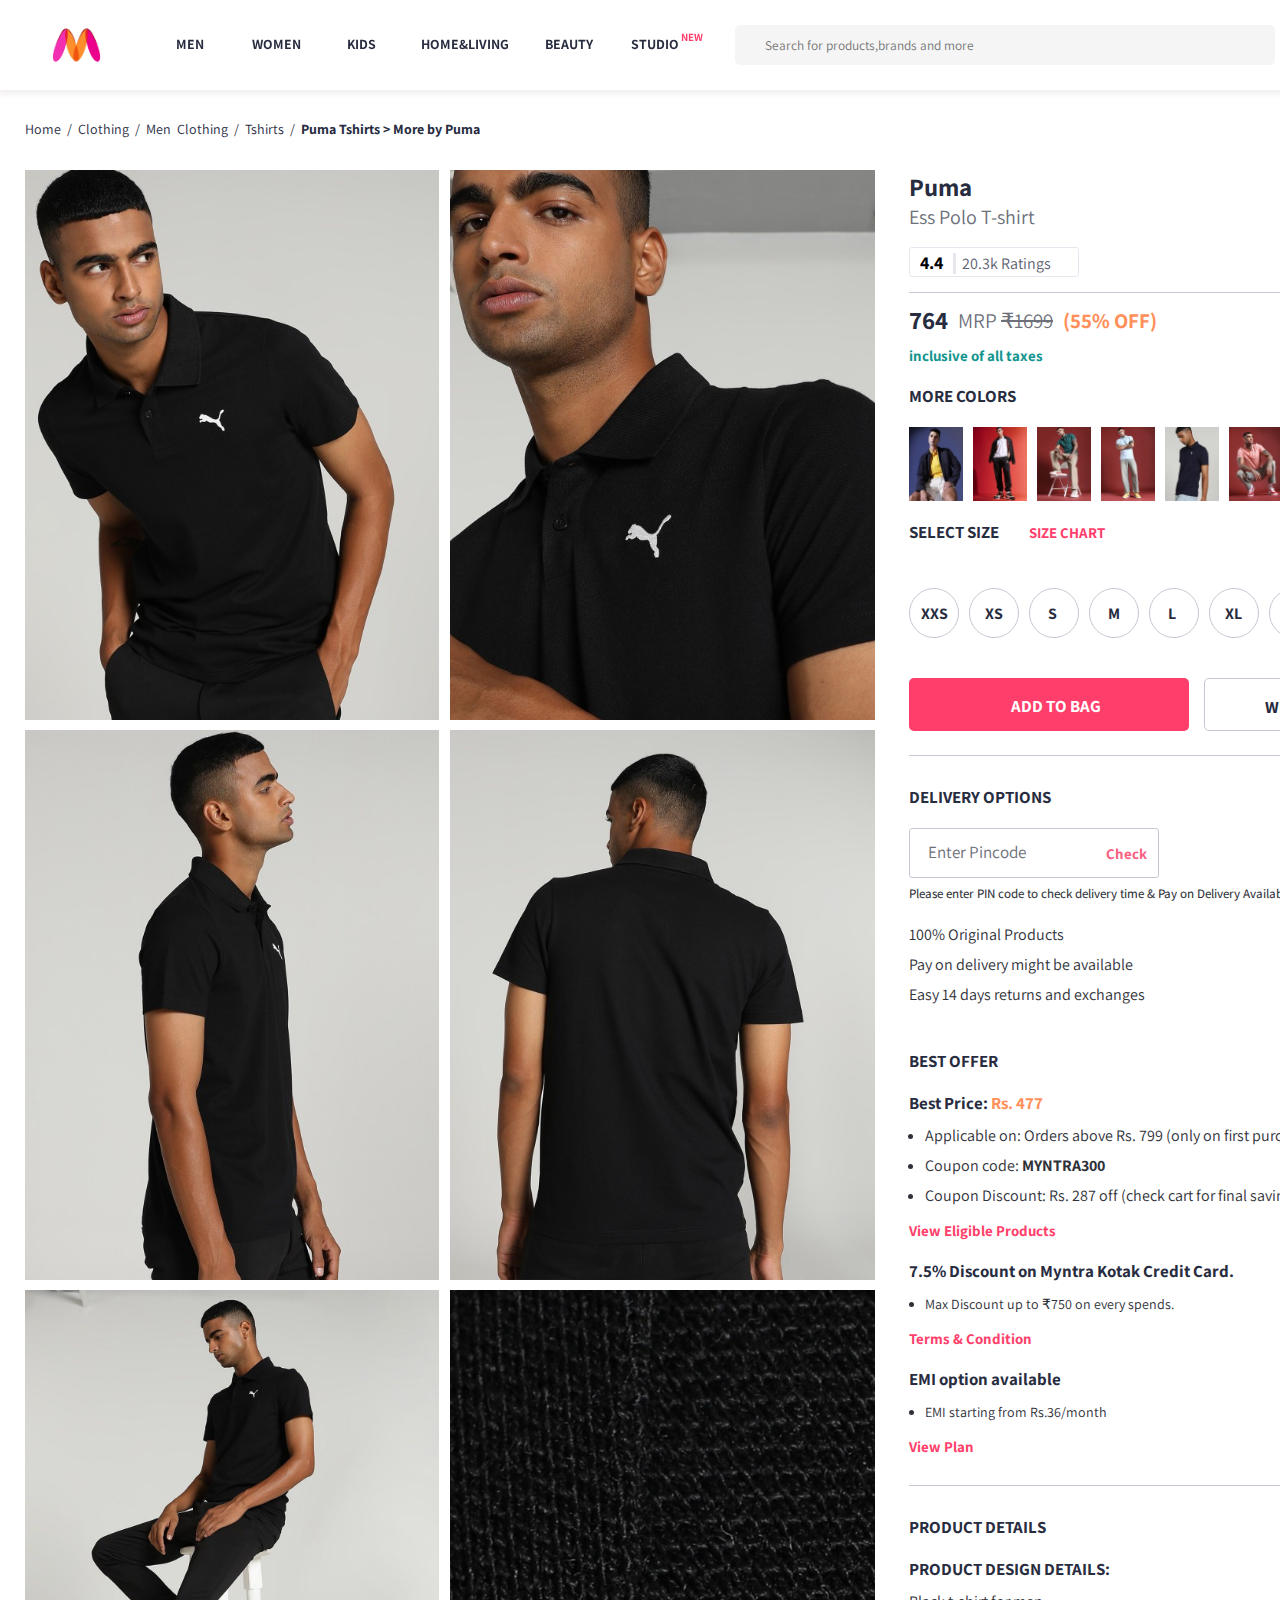
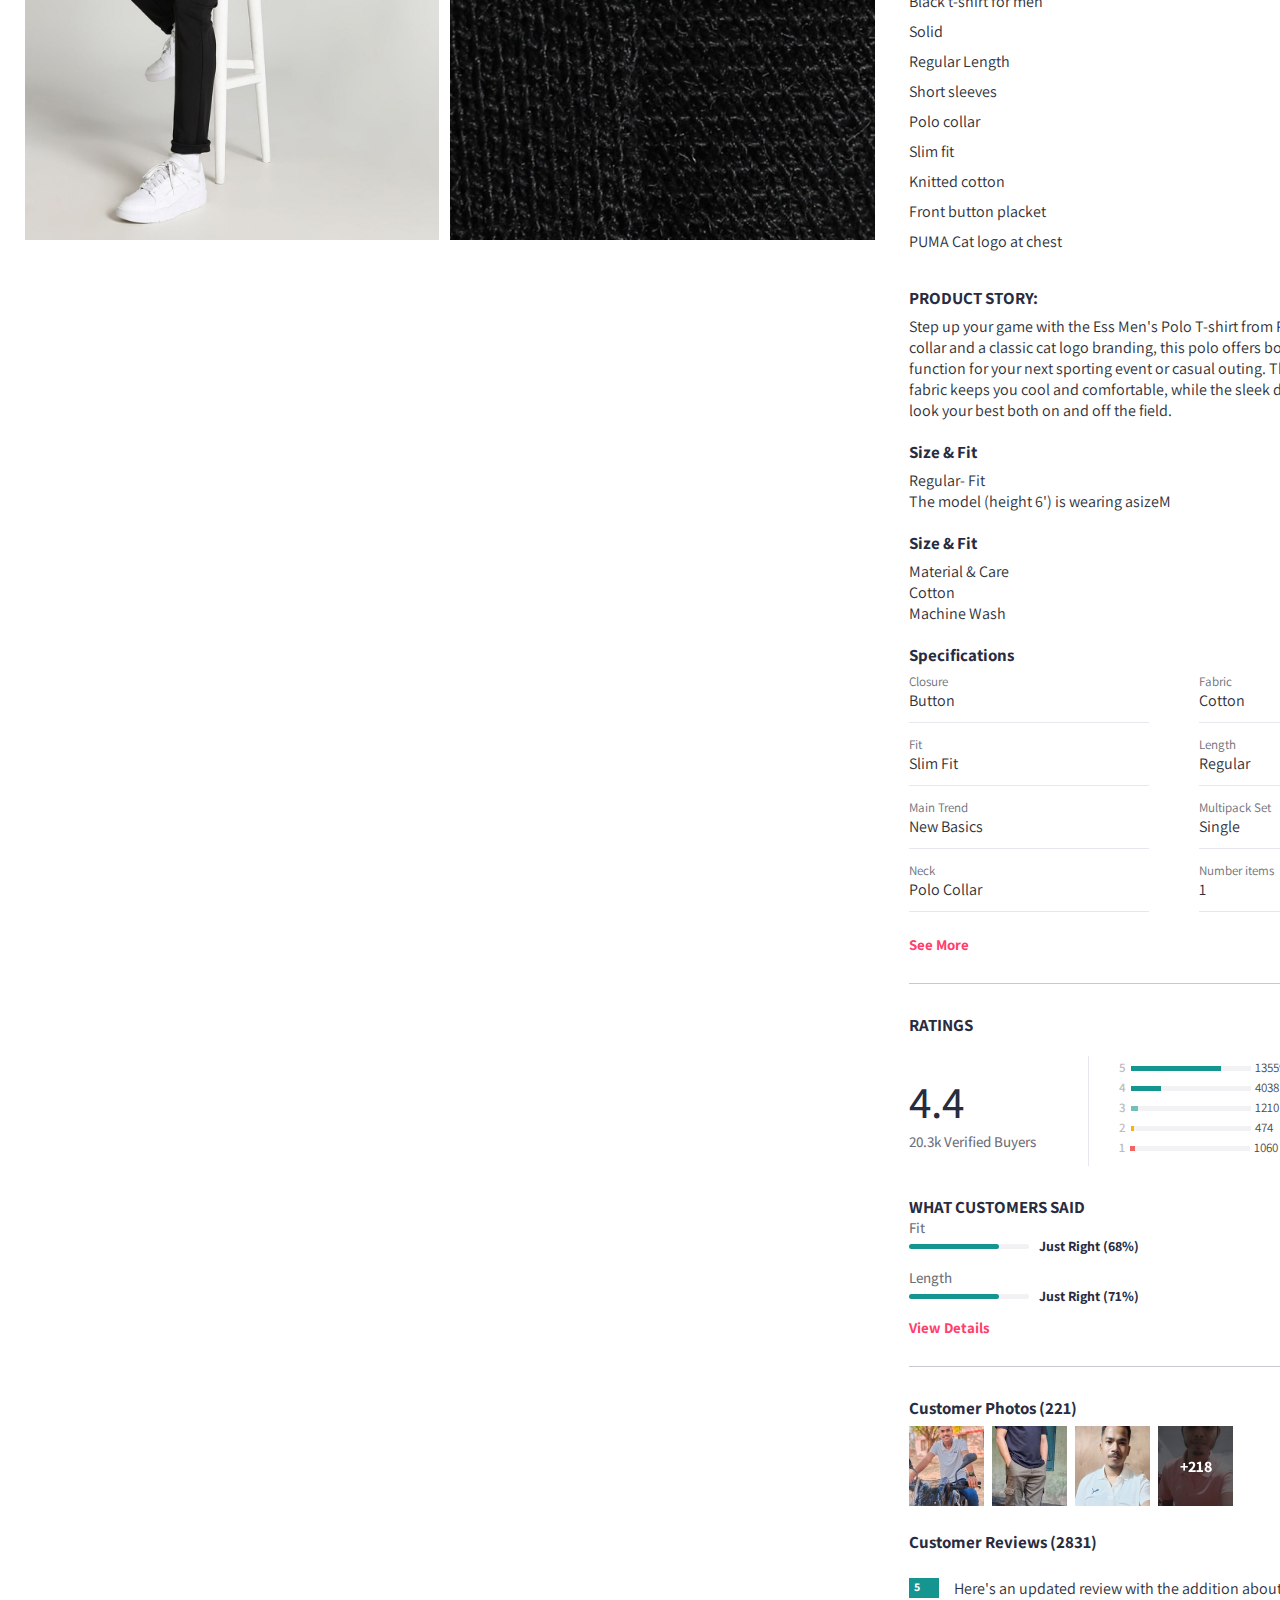
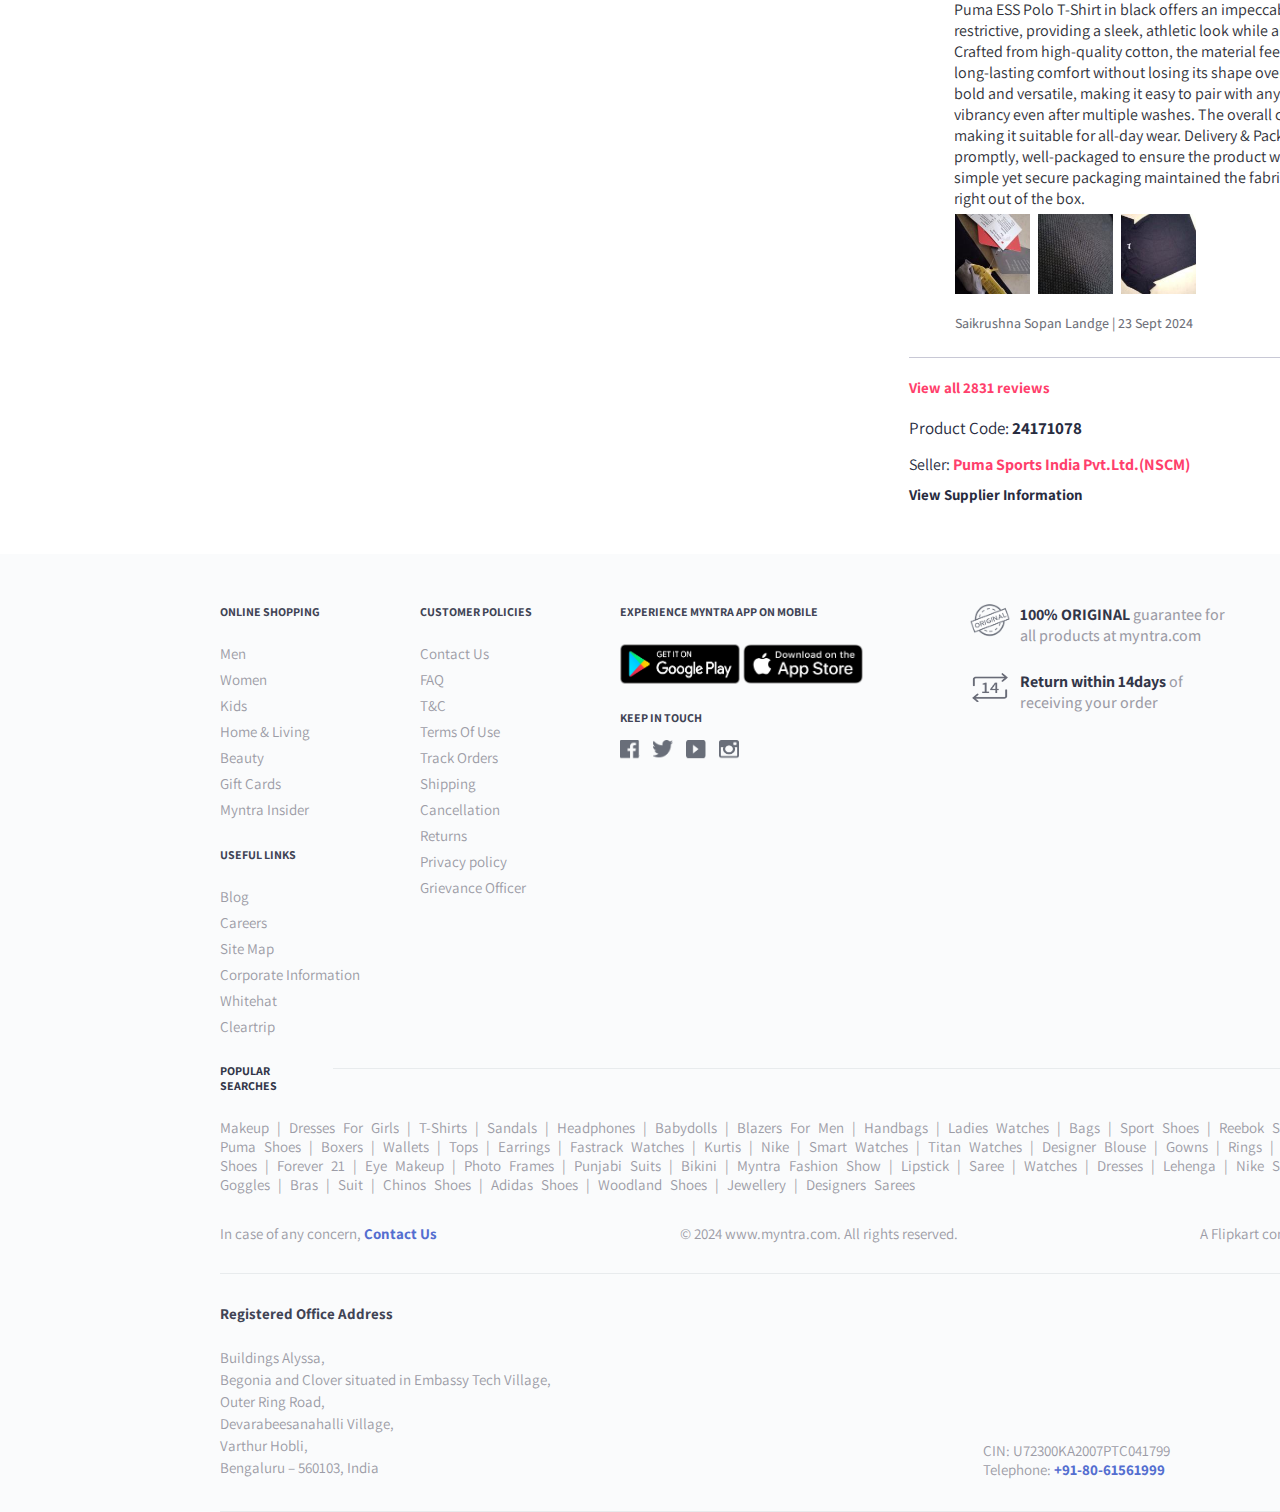
<file: detail.html>
<!DOCTYPE html>
<html lang="en">

<head>
    <meta charset="UTF-8">
    <meta name="viewport" content="width=device-width, initial-scale=1.0">
    <title>Product Detail</title>
    <link rel="stylesheet" href="https://cdnjs.cloudflare.com/ajax/libs/font-awesome/6.6.0/css/all.min.css"
        integrity="sha512-Kc323vGBEqzTmouAECnVceyQqyqdsSiqLQISBL29aUW4U/M7pSPA/gEUZQqv1cwx4OnYxTxve5UMg5GT6L4JJg=="
        crossorigin="anonymous" referrerpolicy="no-referrer" />
    <link href="https://fonts.googleapis.com/css2?family=Assistant:wght@200..800&display=swap" rel="stylesheet">
    <link rel="stylesheet" href="style.css">
</head>

<body>
    <div class="main">
        <!-- header starts -->
        <div class="header">
            <div class="logo">
                <a href="index.html"><img src="myntra1/myntra_logo.png"></a>
            </div>
            <div class="navbar">
                <div class="menu men1">MEN
                    <!-- submenu starts -->
                    <div class="men-menu">
                        <div class="men">
                            <h4>Topwear</h4>
                            <ul>
                                <li><a href="tshirt.html">T-Shirts</a></li>
                                <li><a>Casual Shirts</a></li>
                                <li><a>Formal Shirts</a></li>
                                <li><a>Sweatshirts</a></li>
                                <li><a>Sweaters</a></li>
                                <li><a>Jackets</a></li>
                                <li><a>Blazers & Coats</a></li>
                                <li><a>Suits</a></li>
                                <li><a>Rain Jackets</a></li>
                            </ul>
                            <div class="line"></div>
                            <h4>Indian & Festive Wear</h4>
                            <ul>
                                <li><a>Kurtas & kurta Sets</a></li>
                                <li><a>Sherwanis</a></li>
                                <li><a>Nehru Jackets</a></li>
                                <li><a>Dhotis</a></li>
                            </ul>
                        </div>
                        <div class="men">
                            <h4>Bottomwear</h4>
                            <ul>
                                <li><a>Jeans</a></li>
                                <li><a>Casual Trousers</a></li>
                                <li><a>Formal Trousers</a></li>
                                <li><a>Shorts</a></li>
                                <li><a>Track Pants & Joggers</a></li>
                            </ul>
                            <div class="line"></div>
                            <h4>InnerWear & Sleepwear</h4>
                            <ul>
                                <li><a>Briefs & Trunks</a></li>
                                <li><a>Boxers</a></li>
                                <li><a>Vests</a></li>
                                <li><a>Sleepwear & Loungewear</a></li>
                                <li><a>Thermals</a></li>
                            </ul>
                            <div class="line"></div>
                            <h4>Plus Size</h4>
                        </div>
                        <div class="men">
                            <h4>Footwear</h4>
                            <ul>
                                <li><a>Casual Shoes</a></li>
                                <li><a>Sports Shoes</a></li>
                                <li><a>Formal Shoes</a></li>
                                <li><a>Sneakers</a></li>
                                <li><a>Sandals & Floaters</a></li>
                                <li><a>Flip Flops</a></li>
                                <li><a>Socks</a></li>
                            </ul>
                            <div class="line"></div>
                            <h4>Personal Care & Grooming</h4>
                            <div class="line"></div>
                            <h4>Sunglasses & Freames</h4>
                            <div class="line"></div>
                            <h4>Watches</h4>
                        </div>
                        <div class="men">
                            <h4>Sports & Active Wear</h4>
                            <ul>
                                <li><a>Sports Shoes</a></li>
                                <li><a>Sports Sandals</a></li>
                                <li><a>Active T-Shirts</a></li>
                                <li><a>Track Pants & Sports</a></li>
                                <li><a>Tracksuits</a></li>
                                <li><a>Jackets & Sweatshirts</a></li>
                                <li><a>Sports Accessories</a></li>
                                <li><a>Swimwear</a></li>
                            </ul>
                            <div class="line"></div>
                            <h4>Gadgets</h4>
                            <ul>
                                <li><a>Smart Wearables</a></li>
                                <li><a>Fitness Gadgets</a></li>
                                <li><a>Headphones</a></li>
                                <li><a>Speakers</a></li>
                            </ul>
                        </div>
                        <div class="men">
                            <h4>Fashion Accessories</h4>
                            <ul>
                                <li><a>Wallets</a></li>
                                <li><a>Belts</a></li>
                                <li><a>Perfumes & Body Mists</a></li>
                                <li><a>Trimmers</a></li>
                                <li><a>Deodorants</a></li>
                                <li><a>Ties, Cufflinks & Pocket Squares</a></li>
                                <li><a>Accessory Gifts Sets</a></li>
                                <li><a>Caps & Hats</a></li>
                                <li><a>Mufflers, Scarves & Gloves</a></li>
                                <li><a>Phone Cases</a></li>
                                <li><a>Rings & Wristwear</a></li>
                                <li><a>Helmets</a></li>
                            </ul>
                            <div class="line"></div>
                            <h4>Bags & Backpacks</h4>
                            <div class="line"></div>
                            <h4>Luggages & Trolleys</h4>
                        </div>
                    </div>
                    <!-- submenu ends -->

                </div>
                <div class="menu men2">WOMEN
                    <!-- submenu starts -->
                    <div class="men-menu1">
                        <div class="men menn">
                            <h4>Indian & Fusion Wear </h4>
                            <ul>
                                <li><a>Kutas & Suits</a></li>
                                <li><a>Kurtis, Tunics & Tops</a></li>
                                <li><a>Sarees</a></li>
                                <li><a>Ethnic Wear</a></li>
                                <li><a>Leggins,Salwars & Churidars</a></li>
                                <li><a>Skirts & Palazzos</a></li>
                                <li><a>Dress Materials</a></li>
                                <li><a>Lehenga Cholis</a></li>
                                <li><a>Dupattas & Shawls</a></li>
                                <li><a>Jackets</a></li>
                            </ul>
                            <div class="line"></div>
                            <h4>Belts, Scarves & More</h4>
                            <div class="line"></div>
                            <h4>Watches & Wearables</h4>
                        </div>
                        <div class="men menn">
                            <h4>Western Wear</h4>
                            <ul>
                                <li><a>Dressses</a></li>
                                <li><a>Tops</a></li>
                                <li><a>Tshirts</a></li>
                                <li><a>Jeans</a></li>
                                <li><a>Trousers & Capris </a></li>
                                <li><a>Shorts & Skirts</a></li>
                                <li><a>Co-ords</a></li>
                                <li><a>Playsuits</a></li>
                                <li><a>Jumpsuits</a></li>
                                <li><a>Shrugs</a></li>
                                <li><a>Sweaters & Sweatshirts</a></li>
                                <li><a>Jackets & Coats</a></li>
                                <li><a>Blazers & Waistcoats </a></li>
                            </ul>
                            <div class="line"></div>
                            <h4>Plus Size</h4>
                        </div>
                        <div class="men menn">
                            <h4>Maternity</h4>
                            <div class="line"></div>
                            <h4>Sunglasses & Frames</h4>
                            <div class="line"></div>
                            <h4>Footwear</h4>
                            <ul>
                                <li><a>Casual Shoes</a></li>
                                <li><a>Flats</a></li>
                                <li><a>Heels</a></li>
                                <li><a>Boots</a></li>
                                <li><a>Sports Shoes & Floaters</a></li>
                            </ul>
                            <div class="line"></div>
                            <h4>Sports & Active Wear</h4>
                            <ul>
                                <li><a>Clothing</a></li>
                                <li><a>Footwear</a></li>
                                <li><a>Sports Accessories</a></li>
                                <li><a>Sports Equipments</a></li>
                            </ul>
                        </div>
                        <div class="men menn">
                            <h4>Lingerie & Sleepwear</h4>
                            <ul>
                                <li><a>Bra</a></li>
                                <li><a>Briefs</a></li>
                                <li><a>Shapewear</a></li>
                                <li><a>Swimwear</a></li>
                                <li><a>Camisoles & Thermals</a></li>
                            </ul>
                            <div class="line"></div>
                            <h4>Beauty & Personal Care</h4>
                            <ul>
                                <li><a>Makeup</a></li>
                                <li><a>Skincare</a></li>
                                <li><a>Premium Beauty</a></li>
                                <li><a>Lipsticks</a></li>
                                <li><a>Fragrances</a></li>
                            </ul>
                        </div>
                        <div class="men menn">
                            <h4>Gadgets</h4>
                            <ul>
                                <li><a>Smart Wearables</a></li>
                                <li><a>Fitness Gadgets</a></li>
                                <li><a>Headphones</a></li>
                                <li><a>Speakers</a></li>
                            </ul>
                            <div class="line"></div>
                            <h4>Jewellery</h4>
                            <li><a>Fashion Jewellery</a></li>
                            <li><a>Fine Jewellery</a></li>
                            <li><a>Earrings</a></li>
                            <div class="line"></div>
                            <h4>Backpacks</h4>
                            <div class="line"></div>
                            <h4>Handbags, Bags & Wallets</h4>
                            <div class="line"></div>
                            <h4>Luggages & Trolleys</h4>
                        </div>
                    </div>
                    <!-- submenu ends -->
                </div>
                <div class="menu men3">KIDS
                    <!-- submenu starts -->
                    <div class="men-menu2">
                        <div class="men menn1">
                            <h4>Boys Clothing</h4>
                            <ul>
                                <li><a>T-Shirts</a></li>
                                <li><a>Shirts</a></li>
                                <li><a>Shorts</a></li>
                                <li><a>Jeans</a></li>
                                <li><a>Clothing Sets</a></li>
                                <li><a>Ethnic Wear</a></li>
                                <li><a>Track Pants & Pyjamas</a></li>
                                <li><a>Jacket, Sweater & Sweatshirts</a></li>
                                <li><a>Party Wear</a></li>
                                <li><a>InnerWear & Thermals</a></li>
                                <li><a>Nightwear & Loungewear</a></li>
                                <li><a>Value Packs</a></li>
                            </ul>
                        </div>
                        <div class="men menn1">
                            <h4>Girls Clothing</h4>
                            <ul>
                                <li><a>Dresses</a></li>
                                <li><a>Tops</a></li>
                                <li><a>Tshirts</a></li>
                                <li><a>Clothing Sets</a></li>
                                <li><a>Lehenga Choli</a></li>
                                <li><a>Kurta Sets</a></li>
                                <li><a>Party Wear</a></li>
                                <li><a>Dungarees & Jumpsuits</a></li>
                                <li><a>Skirts & Shorts</a></li>
                                <li><a>Tights & leggings</a></li>
                                <li><a>Jeans, Trousers & Capris</a></li>
                                <li><a>Jacket, Sweater & Sweatshirts</a></li>
                                <li><a>InnerWear & Thermals</a></li>
                                <li><a>Nightwear & Loungewear</a></li>
                                <li><a>Value Packs</a></li>
                            </ul>
                        </div>
                        <div class="men menn1">
                            <h4>Footwear</h4>
                            <ul>
                                <li><a>Casual Shoes</a></li>
                                <li><a>Sports Shoes</a></li>
                                <li><a>Flats</a></li>
                                <li><a>Heels</a></li>
                                <li><a>Sandals</a></li>
                                <li><a>Flip Flops</a></li>
                                <li><a>Socks</a></li>
                                <li><a>School Shoes</a></li>
                            </ul>
                            <div class="line"></div>
                            <h4>Toys & Games</h4>
                            <ul>
                                <li><a>Learning & Development</a></li>
                                <li><a>Activity Toys</a></li>
                                <li><a>Soft Toys</a></li>
                                <li><a>Action Figure / Play Set</a></li>
                            </ul>
                        </div>
                        <div class="men menn1">
                            <h4>Infants</h4>
                            <ul>
                                <li><a>Bodysuits</a></li>
                                <li><a>Rompers & Sleepsuits</a></li>
                                <li><a>Clothing Sets</a></li>
                                <li><a>Tshirts & Tops</a></li>
                                <li><a>Dresses</a></li>
                                <li><a>Bottomwear</a></li>
                                <li><a>Winterwear</a></li>
                                <li><a>InnerWear & Sleepwear</a></li>
                                <li><a>Infant Care</a></li>
                            </ul>
                            <div class="line"></div>
                            <h4>Home & Bath</h4>
                            <div class="line"></div>
                            <h4>Personal Care</h4>
                        </div>
                        <div class="men menn1">
                            <h4>Kids Accessories</h4>
                            <ul>
                                <li><a>Watches</a></li>
                                <li><a>Bags & Backpacks</a></li>
                                <li><a>Jewellery & Hair Accessory</a></li>
                                <li><a>Sunglasses</a></li>
                                <li><a>Masks & Protective Gears</a></li>
                                <li><a>Caps & Hats</a></li>
                            </ul>
                            <div class="line"></div>
                            <h4>Brands</h4>
                            <ul>
                                <li><a>H&M</a></li>
                                <li><a>Max Kids</a></li>
                                <li><a>Pantaloons</a></li>
                                <li><a>United Colors Of Banetton Kids</a></li>
                                <li><a>YK</a></li>
                                <li><a>U.S. Polo Assn. Kids</a></li>
                                <li><a>Mothercare</a></li>
                                <li><a>HRX</a></li>
                            </ul>
                        </div>
                    </div>
                    <!-- submenu ends -->
                </div>
                <div class="menu men4" style="width: 150px;">HOME&LIVING
                    <!-- submenu starts -->
                    <div class="men-menu3">
                        <div class="men menn2">
                            <h4>Bed Linen & Furnishing</h4>
                            <ul>
                                <li><a>Bed Runners</a></li>
                                <li><a>Mattress Protectors</a></li>
                                <li><a>Bedsheets</a></li>
                                <li><a>Bedding Sets</a></li>
                                <li><a>Blankets, Quilts & Dohars</a></li>
                                <li><a>Pillows & Pillow Covers</a></li>
                                <li><a>Bed Covers</a></li>
                                <li><a>Diwan Sets</a></li>
                                <li><a>Chair Pads & Covers</a></li>
                                <li><a>Sofa Covers</a></li>
                            </ul>
                            <div class="line"></div>
                            <h4>Flooring</h4>
                            <ul>
                                <li><a>Floor Runners</a></li>
                                <li><a>Carpets</a></li>
                                <li><a>Floor Mats & Dhurries</a></li>
                                <li><a>Door Mats</a></li>
                            </ul>
                        </div>
                        <div class="men menn2">
                            <h4>Bath</h4>
                            <ul>
                                <li><a>Bath Towels</a></li>
                                <li><a>Hand & Face Towels</a></li>
                                <li><a>Beach Towels</a></li>
                                <li><a>Towels Sets </a></li>
                                <li><a>Bath Rugs </a></li>
                                <li><a>Bath Robes</a></li>
                                <li><a>Bathroom Accessories </a></li>
                                <li><a>Shower Curtains </a></li>
                            </ul>
                            <div class="line"></div>
                            <h4>Lamps & Lighting</h4>
                            <ul>
                                <li><a>Floor Lamps</a></li>
                                <li><a> Ceiling Lamps</a></li>
                                <li><a>Table Lamps</a></li>
                                <li><a>Wall Lamps</a></li>
                                <li><a>Outdoor Lamps</a></li>
                                <li><a>String Lights</a></li>
                            </ul>
                        </div>
                        <div class="men menn2">
                            <h4>Home Decor</h4>
                            <ul>
                                <li><a>Plants & Planters</a></li>
                                <li><a>Aromas & Candles</a></li>
                                <li><a>Clocks</a></li>
                                <li><a>Mirrors</a></li>
                                <li><a>Wall Decor</a></li>
                                <li><a>Festive Decor</a></li>
                                <li><a>Pooja Essentials</a></li>
                                <li><a>Wall Shelves</a></li>
                                <li><a>Fountains</a></li>
                                <li><a>Showpieces & Vases</a></li>
                                <li><a>Ottoman</a></li>
                            </ul>
                            <div class="line"></div>
                            <h4>Cushions & Cushion Covers</h4>
                            <div class="line"></div>
                            <h4>Curtains</h4>
                        </div>
                        <div class="men menn2">
                            <h4>Home Gift Sets</h4>
                            <div class="line"></div>
                            <h4>Kitchen & Table</h4>
                            <ul>
                                <li><a>Table Runners</a></li>
                                <li><a>Dinnerware & Serveware</a></li>
                                <li><a>Cups and Mugs</a></li>
                                <li><a>Bakeware & Cookware</a></li>
                                <li><a>Kitchen Storage & Tools</a></li>
                                <li><a>Bar & Drinkware</a></li>
                                <li><a>Table Covers & Furnishings</a></li>
                            </ul>
                            <div class="line"></div>
                            <h4>Storage</h4>
                            <ul>
                                <li><a>Bins</a></li>
                                <li><a>Hangers</a></li>
                                <li><a>Organisers</a></li>
                                <li><a>Hooks & Holders</a></li>
                                <li><a>Laundary Bags</a></li>
                            </ul>
                        </div>
                        <div class="men menn2">
                            <h4>Brands</h4>
                            <ul>
                                <li><a>H&M</a></li>
                                <li><a>Marks & Spencer</a></li>
                                <li><a>Home Centre</a></li>
                                <li><a>Spaces</a></li>
                                <li><a>D'Decor</a></li>
                                <li><a>Story@Home</a></li>
                                <li><a>Pure Home & Living</a></li>
                                <li><a>Swayam</a></li>
                                <li><a>Raymond Home</a></li>
                                <li><a>Maspar</a></li>
                                <li><a>My Trident</a></li>
                                <li><a>Cortina</a></li>
                                <li><a>Random</a></li>
                                <li><a>Ellementory</a></li>
                                <li><a>ROMEE</a></li>
                                <li><a>SEJ By Nisha Gupta</a></li>
                            </ul>
                        </div>
                    </div>
                    <!-- submenu ends -->
                </div>
                <div class="menu men5">BEAUTY
                    <!-- submenu starts -->
                    <div class="men-menu4">
                        <div class="men menn3">
                            <h4>Makeup</h4>
                            <ul>
                                <li><a>Lipsticks</a></li>
                                <li><a>Lip Gloss</a></li>
                                <li><a>Lip Liners</a></li>
                                <li><a>Mascara</a></li>
                                <li><a>Eyeliner</a></li>
                                <li><a>Kajal</a></li>
                                <li><a>Eyeshadow</a></li>
                                <li><a>Foundation</a></li>
                                <li><a>Primer</a></li>
                                <li><a>Concealer</a></li>
                                <li><a>Compact</a></li>
                                <li><a>Nail Polish</a></li>
                            </ul>
                        </div>
                        <div class="men menn3">
                            <h4>Skincare, Bath & Body</h4>
                            <ul>
                                <li><a>Face Moisturiser</a></li>
                                <li><a>Cleanser</a></li>
                                <li><a>Masks & Peel</a></li>
                                <li><a>Sunscreen</a></li>
                                <li><a>Serum</a></li>
                                <li><a>Face Wash</a></li>
                                <li><a>Eye Cream</a></li>
                                <li><a>Lip Balm</a></li>
                                <li><a>Body Lotion</a></li>
                                <li><a>Body Wash</a></li>
                                <li><a>Body Scrub</a></li>
                                <li><a>Hand Cream</a></li>
                            </ul>
                            <div class="line"></div>
                            <h4>Baby Care</h4>
                            <div class="line"></div>
                            <h4>Masks</h4>
                        </div>
                        <div class="men menn3">
                            <h4>Haircare</h4>
                            <ul>
                                <li><a>Shampoo</a></li>
                                <li><a>Conditioner</a></li>
                                <li><a>Hair Cream</a></li>
                                <li><a>Hair Oil</a></li>
                                <li><a>Hair Gel</a></li>
                                <li><a>Hair Color</a></li>
                                <li><a>Hair Serum</a></li>
                                <li><a>Hair Accessory</a></li>
                            </ul>
                            <div class="line"></div>
                            <h4>Fragrances</h4>
                            <ul>
                                <li><a>Perfume</a></li>
                                <li><a>Deodorants</a></li>
                                <li><a>Body Mist</a></li>
                            </ul>
                        </div>
                        <div class="men menn3">
                            <h4>Appliances</h4>
                            <ul>
                                <li><a>Hair Straightener</a></li>
                                <li><a>Hair Dryer</a></li>
                                <li><a>Epilator</a></li>
                            </ul>
                            <div class="line"></div>
                            <h4>Men's Grooming</h4>
                            <ul>
                                <li><a>Trimmers</a></li>
                                <li><a>Beard Oil</a></li>
                                <li><a>Hair Wax</a></li>
                            </ul>
                            <div class="line"></div>
                            <h4>Beauty Gift & Makeup Set</h4>
                            <ul>
                                <li><a>Beauty Gift</a></li>
                                <li><a>Makeup Kit</a></li>
                            </ul>
                            <div class="line"></div>
                            <h4>Premium Beauty</h4>
                            <div class="line"></div>
                            <h4>Wellness & Hygiene</h4>
                        </div>
                        <div class="men menn3">
                            <h4>Top Brands</h4>
                            <ul>
                                <li><a>Lakme</a></li>
                                <li><a>Maybelline</a></li>
                                <li><a>LOreal</a></li>
                                <li><a>Philips</a></li>
                                <li><a>Bath & Body Works</a></li>
                                <li><a>THE BODY SHOP</a></li>
                                <li><a>Biotique</a></li>
                                <li><a>Mamaearth</a></li>
                                <li><a>MCaffeine</a></li>
                                <li><a>Nivea</a></li>
                                <li><a>Lotus Herbals</a></li>
                                <li><a>LOreal Professionnel</a></li>
                                <li><a>KAMA AYURVEDA</a></li>
                                <li><a>M.A.C</a></li>
                                <li><a>Forest Essentials</a></li>
                            </ul>
                        </div>
                    </div>
                    <!-- submenu ends -->
                </div>
                <div class="menu men6">STUDIO
                    <!-- new starts -->
                    <div class="new">NEW</div>
                    <!-- new ends -->
                    <!-- submenu starts -->
                    <div class="submenu">
                        <div class="stdlogo">
                            <img src="myntra1/stdlogo.svg" alt="">
                        </div>
                        <div class="textmen">Your daily inspiration for everything fashion
                        </div>
                        <div class="stdimg">
                            <img src="myntra1/min1.png" alt="">
                        </div>
                        <div class="stdbtn">
                            <button>
                                <div class="btntext">EXPLORE STUDIO</div>
                                <div class="btnlogo"><i class="fa-solid fa-greater-than"></i></div>
                            </button>
                        </div>
                    </div>
                    <!-- submenu ends -->
                </div>
            </div>
            <div class="search">
                <div class="searchbox">
                    <i class="fa-solid fa-magnifying-glass"></i>
                    <input type="text" placeholder="Search for products,brands and more">
                </div>
            </div>
            <div class="login">
                <div class="profile">
                    <div class="logo1">
                        <i class="fa-solid fa-user"></i>
                    </div>
                    <div class="text1">Profile</div>
                </div>
                <div class="wishlist" style="padding-left: 10px;">
                    <div class="logo1 style=" padding-left: 10px;">
                        <i class="fa-solid fa-heart"></i>
                    </div>
                    <div class="text1">Wishlist</div>
                </div>
                <div class="bag">
                    <div class="logo1">
                        <i class="fa-solid fa-bag-shopping"></i>
                    </div>
                    <div class="text1">Bag</div>
                </div>
            </div>
        </div>
        <!-- header ends -->
        <!-- top section starts -->
        <div class="topsec">
            <a>Home</a> / <a>Clothing</a> / <a>Men Clothing</a> / <a>Tshirts</a> / <a><b style="word-spacing: 0px;">Puma
                    Tshirts</a> > <a>More by Puma</a></b>
        </div>
        <!-- top section starts -->
        <!-- product detail starts -->
        <div class="midproduct">
            <div class="leftproduct">
                <div class="lpro">
                    <div class="first_image">
                        <img src="detailimage/0a8d7c76-3c62-49be-93c6-97e34f7990a81690226533629PumaEssMensPoloCottonSlim-FitT-shirt1.jpg"
                            alt="">
                    </div>
                    <div class="first_image">
                        <img src="detailimage/01c3b036-8470-4f74-930f-4c1ebc0c94501690226533617PumaEssMensPoloCottonSlim-FitT-shirt3.jpg"
                            alt="">
                    </div>
                    <div class="first_image">
                        <img src="detailimage/hel.jpg" alt="">
                    </div>
                </div>
                <div class="rpro">
                    <div class="second_image">
                        <img src="detailimage/147ea30b-74e7-4ada-8274-fadb10ba6e621690226533595PumaEssMensPoloCottonSlim-FitT-shirt2.jpg"
                            alt="">
                    </div>
                    <div class="second_image">
                        <img src="detailimage/ac174724-51b4-45d6-b082-7d1e4d1239621690226533637PumaEssMensPoloCottonSlim-FitT-shirt4.jpg"
                            alt="">
                    </div>
                    <div class="second_image">
                        <img src="detailimage/6b3513a9-8aa6-4e1a-a039-4e4c8f19ecf41690226533650PumaEssMensPoloCottonSlim-FitT-shirt6.jpg"
                            alt="">
                    </div>
                </div>
            </div>
            <div class="rightproduct">
                <div class="title_name">Puma</div>
                <div class="subtitle_name">Ess Polo T-shirt</div>
                <div class="ratingpro">
                    <div class="ratenopro">4.4</div>
                    <div class="starpro">
                        <i class="fa-solid fa-star"></i>
                    </div>
                    <diV class="ratingnopro"> 20.3k Ratings</diV>
                </div>
                <div class="linepro"></div>
                <div class="rate">
                    <div class="proprice"><i class="fa-solid fa-indian-rupee-sign" style="font-size: 22px;"></i>764
                    </div>
                    <div class="promrp">MRP <span style="text-decoration: line-through;">₹1699</span></div>
                    <div class="discount">(55% OFF)</div>
                </div>
                <div class="taxpro">inclusive of all taxes</div>
                <div class="morecolor">More Colors</div>
                <div class="colorimg">
                    <img src="detailimage/d92cd545-081e-4362-a766-ef2d907dadf01727947676886-Puma-Ess-Polo-T-shirt-2711727947676222-1.jpg"
                        alt="">
                    <img src="detailimage/3d5b3d01-361d-4d27-b5ad-ddeadb347f6a1727947705109-Puma-Ess-Polo-T-shirt-7051727947704519-1.jpg"
                        alt="">
                    <img src="detailimage/cd141bbf-2128-4244-abd5-7cfa8b3f71e71727947728320-Puma-Ess-Polo-T-shirt-7561727947727742-1.jpg"
                        alt="">
                    <img src="detailimage/317925bd-3580-4b9b-9871-bb2eef8bd6a71727947745493-Puma-Ess-Polo-T-shirt-9041727947744885-1.jpg"
                        alt="">
                    <img src="detailimage/a1adee10-f1b8-4d48-8d2e-6335747855ff1690226519879PumaCottonSlim-FitT-Shirt1.jpg"
                        alt="">
                    <img src="detailimage/2dda4fb4-b084-4a31-80eb-73773844f0da1727947781445-Puma-Ess-Polo-T-shirt-2361727947780850-1.jpg"
                        alt="">
                    <img src="detailimage/4ada8923-131d-49d5-b673-42a5cfd96ade1727947804514-Puma-Ess-Polo-T-shirt-9411727947804039-1.jpg"
                        alt="">
                    <img src="detailimage/4a63a4bc-bac7-4732-9030-706ea6e760b31727947832425-Puma-Ess-Polo-T-shirt-61727947831779-1.jpg"
                        alt="">
                </div>
                <div class="size">
                    <div class="sizepro">SELECT SIZE</div>
                    <div class="sizechart">Size chart <i class="fa-solid fa-angle-right"></i></div>
                </div>
                <div class="sizecircle">
                    <div class="circle">xxs</div>
                    <div class="circle" style="padding-left: 15px;">xs</div>
                    <div class="circle" style="padding-left: 18px;">s</div>
                    <div class="circle" style="padding-left: 18px;">m</div>
                    <div class="circle" style="padding-left: 18px;">l</div>
                    <div class="circle" style="padding-left: 15px;">xl</div>
                    <div class="circle">xxl</div>
                    <div class="circle">3xl</div>
                </div>
                <div class="buttonpro">
                    <div class="orderbtn">
                        <div class="addtobag">
                            <button><i class="fa-solid fa-bag-shopping"
                                    style="margin-right: 13px; font-size: 20px;"></i> add to bag</button>
                        </div>
                        <div class="wishlist3">
                            <button><i class="fa-solid fa-heart" style="margin-right: 12px; font-size: 20px;"></i>
                                wishlist</button>
                        </div>
                    </div>
                </div>
                <div class="linepro" style="color:#e7e7ef ; margin-bottom:30px;"></div>
                <div class="delivery">delivery options <i class="fa-solid fa-truck"
                        style="margin-left: 15px; margin-top: 5px;"></i></div>
                <div class="pincode">
                    <div class="enter">Enter Pincode</div>
                    <div class="check_again">Check</div>
                </div>
                <div class="guideline">Please enter PIN code to check delivery time & Pay on Delivery Availability</div>
                <div class="prodetailline">100% Original Products<br>
                    Pay on delivery might be available<br>
                    Easy 14 days returns and exchanges
                </div>
                <div class="bestoffer">best offer <i class="fa-solid fa-tag"
                        style="margin-left: 15px; margin-top: 5px;"></i></div>
                <div class="bestprice">Best Price: <span style="color: #FF905A;">Rs. 477</span>
                </div>
                <div class="prolist">
                    <ul>
                        <li>Applicable on: Orders above Rs. 799 (only on first purchase)</li>
                        <li>Coupon code: <b>MYNTRA300</b></li>
                        <li>Coupon Discount: Rs. 287 off (check cart for final savings)</li>
                    </ul>
                </div>
                <div class="viewpro">View Eligible Products</div>
                <div class="bestprice">7.5% Discount on Myntra Kotak Credit Card.</div>
                <div class="prolist">
                    <ul>
                        <li style="font-size: 14px;">Max Discount up to ₹750 on every spends.</li>
                    </ul>
                </div>
                <div class="viewpro">Terms & Condition</div>
                <div class="bestprice">EMI option available</div>
                <div class="prolist">
                    <ul>
                        <li style="font-size: 14px;">EMI starting from Rs.36/month</li>
                    </ul>
                </div>
                <div class="viewpro">View Plan</div>
                <div class="linepro" style="color:#e7e7ef ; margin-bottom:30px;"></div>
                <div class="bestoffer">product details <i class="fa-regular fa-file-lines"
                        style="margin-left: 15px; margin-top: 5px;"></i></div>
                <div class="bestprice">PRODUCT DESIGN DETAILS:</div>
                <div class="prolist" style="margin-bottom: 30px; margin-left:34px;">
                    <!-- <ul style="list-style-type: none; font-size:15px;" > -->
                    Black t-shirt for men<br>
                    Solid<br>
                    Regular Length<br>
                    Short sleeves<br>
                    Polo collar<br>
                    Slim fit<br>
                    Knitted cotton<br>
                    Front button placket<br>
                    PUMA Cat logo at chest<br>
                </div>
                <div class="bestprice">PRODUCT STORY:</div>
                <div class="storypro">Step up your game with the Ess Men's Polo T-shirt from PUMA. With ribbed collar
                    and a classic cat logo branding, this polo offers both style and function for your next sporting
                    event or casual outing. The breathable fabric keeps you cool and comfortable, while the sleek design
                    ensures you look your best both on and off the field.</div>
                <div class="bestprice" style="font-size: 17px;">Size & Fit</div>
                <div class="storypro">Regular- Fit<br>
                    The model (height 6') is wearing asizeM
                </div>
                <div class="bestprice" style="font-size: 17px;">Size & Fit</div>
                <div class="storypro">Material & Care<br>
                    Cotton<br>
                    Machine Wash
                </div>
                <div class="bestprice" style="font-size: 17px;">Specifications</div>
                <div class="specify">
                    <div class="lspecify">
                        <div class="partpro">
                            <div class="smalltext">Closure</div>
                            <div class="ltext">Button</div>
                        </div>
                        <div class="partpro">
                            <div class="smalltext">Fit</div>
                            <div class="ltext">Slim Fit</div>
                        </div>
                        <div class="partpro">
                            <div class="smalltext">Main Trend</div>
                            <div class="ltext">New Basics</div>
                        </div>
                        <div class="partpro">
                            <div class="smalltext">Neck</div>
                            <div class="ltext">Polo Collar</div>
                        </div>
                    </div>
                    <div class="rspecify">
                        <div class="partpro">
                            <div class="smalltext">Fabric</div>
                            <div class="ltext">Cotton</div>
                        </div>
                        <div class="partpro">
                            <div class="smalltext">Length</div>
                            <div class="ltext">Regular</div>
                        </div>
                        <div class="partpro">
                            <div class="smalltext">Multipack Set</div>
                            <div class="ltext">Single</div>
                        </div>
                        <div class="partpro">
                            <div class="smalltext">Number items</div>
                            <div class="ltext">1</div>
                        </div>
                    </div>
                </div>
                <div class="viewpro">See More</div>
                <div class="linepro" style="color:#e7e7ef ; margin-bottom:30px;"></div>
                <div class="bestoffer">Ratings <i class="fa-solid fa-star"
                        style="margin-left: 5px; margin-top: 1px; font-size:15px;"></i></div>
                <div class="ratingbox">
                    <div class="lbox">
                        <div class="boxno">4.4 <i class="fa-solid fa-star"
                                style="margin-left: 5px; font-size:24px; color:#14958F;"></i></div>
                        <div class="textbox">20.3k Verified Buyers</div>
                    </div>
                    <div class="rbox">
                        <div class="rangebox">
                            <div class="rangeno">5 <i class="fa-solid fa-star"
                                    style="margin-left: 1px; padding-bottom: 5px; font-size:7px; color:#bcbcbd;"></i>
                            </div>
                            <div class="emptyrange">
                                <div class="fillrange"></div>
                            </div>
                            <div class="rangefig">13559</div>
                        </div>
                        <div class="rangebox">
                            <div class="rangeno">4 <i class="fa-solid fa-star"
                                    style="margin-left: 1px; padding-bottom: 5px; font-size:7px; color:#bcbcbd;"></i>
                            </div>
                            <div class="emptyrange">
                                <div class="fillrange" style="width: 30px;"></div>
                            </div>
                            <div class="rangefig">4038</div>
                        </div>
                        <div class="rangebox">
                            <div class="rangeno">3 <i class="fa-solid fa-star"
                                    style="margin-left: 1px; padding-bottom: 5px; font-size:7px; color:#bcbcbd;"></i>
                            </div>
                            <div class="emptyrange">
                                <div class="fillrange" style="width: 7px; background-color:#72BFBC;"></div>
                            </div>
                            <div class="rangefig">1210</div>
                        </div>
                        <div class="rangebox">
                            <div class="rangeno">2 <i class="fa-solid fa-star"
                                    style="margin-left: 1px; padding-bottom: 5px; font-size:7px; color:#bcbcbd;"></i>
                            </div>
                            <div class="emptyrange">
                                <div class="fillrange" style="width: 3px; background-color:#FCB301;"></div>
                            </div>
                            <div class="rangefig">474</div>
                        </div>
                        <div class="rangebox">
                            <div class="rangeno">1 <i class="fa-solid fa-star"
                                    style="margin-left: 1px; padding-bottom: 5px; font-size:7px; color:#bcbcbd;"></i>
                            </div>
                            <div class="emptyrange">
                                <div class="fillrange" style="width: 5px; background-color:#F16565;"></div>
                            </div>
                            <div class="rangefig">1060</div>
                        </div>
                    </div>
                </div>
                <div class="bestoffer1">What Customers Said
                    <i class="fa-solid fa-star"
                        style="margin-left: 5px; margin-top: 1px; font-size:15px; margin-bottom:15px;"></i>
                </div>
                <div class="fitpro">
                    <div class="fittext">Fit</div>
                    <div class="fitrange" style="margin-bottom: 13px;">
                        <div class="emptyrange" style="margin-left: 0px; border-radius:3px;">
                            <div class="fillrange" style="border-radius:3px;"></div>
                        </div>
                        <div class="rangefig1" style="margin-left:10px;">Just Right (68%)</div>
                    </div>
                    <div class="fittext">Length</div>
                    <div class="fitrange">
                        <div class="emptyrange" style="margin-left: 0px; border-radius:3px;">
                            <div class="fillrange" style="border-radius:3px;"></div>
                        </div>
                        <div class="rangefig1" style="margin-left:10px;">Just Right (71%)</div>
                    </div>
                </div>
                <div class="viewpro">View Details</div>
                <div class="linepro" style="color:#e7e7ef ; margin-bottom:30px;"></div>
                <div class="bestprice">Customer Photos (221)</div>
                <div class="custimg">
                    <img src="detailimage/23df75e4-dd59-4c32-a2a7-ecb246569f811713194688874-IMG_20240328_220834_256.jpg"
                        alt="">
                    <img src="detailimage/df7e35d4-361b-4801-8346-7c8156bc2c6e1706545789292-1000082380.jpg" alt="">
                    <img src="detailimage/f0698a8b-b65e-4039-8d73-c5c2729fad771727506574763-image674.jpg" alt="">
                    <div class="overimg">
                        <div class="overlay">+218</div>
                    </div>
                </div>
                <div class="bestprice" style="margin-top: 25px; margin-bottom: 25px;">Customer Reviews (2831)</div>
                <div class="review">
                    <div class="smallbox">5 <i class="fa-solid fa-star" style="margin-left: 1px; font-size:7px;"></i>
                    </div>
                    <div class="reviewtext">Here's an updated review with the addition about delivery and packaging: The
                        Puma ESS Polo T-Shirt in black offers an impeccable fit—slim yet not restrictive, providing a
                        sleek, athletic look while allowing free movement. Crafted from high-quality cotton, the
                        material feels soft on the skin, ensuring long-lasting comfort without losing its shape over
                        time. The rich black color is bold and versatile, making it easy to pair with anything, and it
                        retains its vibrancy even after multiple washes. The overall comfort is exceptional, making it
                        suitable for all-day wear. Delivery & Packaging : The T-shirt arrived promptly, well-packaged to
                        ensure the product was in perfect condition. The simple yet secure packaging maintained the
                        fabric's integrity, ready to wear right out of the box.
                    </div>
                </div>
                <div class="custimg1">
                    <img src="detailimage/57b72372-9c3b-4c54-9917-09fa696ee5f11727181208093-image396.jpg" alt="">
                    <img src="detailimage/cda2d2a8-f5e4-41ef-87b6-9c56c2e21bc41727181208362-image480.jpg" alt="">
                    <img src="detailimage/90f0fd97-1076-4fe8-b01d-34122e0543661727181208332-image915.jpg" alt="">
                </div>
                <div class="date">
                    <div class="ldate">Saikrushna Sopan Landge | 23 Sept 2024</div>
                    <div class="rdate">
                        <div class="like" style="color: #a1a2ab;"><i class="fa-regular fa-thumbs-up"
                                style="margin-right:5px;"></i>
                            6</div>
                        <div class="like" style="color: #a1a2ab;"><i class="fa-regular fa-thumbs-down"
                                style="margin-right:5px;"></i>
                            5</div>
                    </div>
                </div>
                <div class="linepro" style="color:#e7e7ef; margin-bottom:20px;"></div>
                <div class="viewpro">View all 2831 reviews</div>
                <div class="bestprice"><span style="font-weight: 400;">Product Code:</span> 24171078</div>
                <div class="bestprice1"><span style="font-weight: 400; color: #282C3F;">Seller: </span>Puma Sports India
                    Pvt.Ltd.(NSCM) </div>
                <div class="viewpro" style="color: #282C3F;">View Supplier Information</div>
            </div>
        </div>
        <!-- footer starts -->
        <div class="footer">
            <div class="section1">
                <div class="sec">
                    <p>ONLINE SHOPPING
                    <p>
                    <ul>
                        <li>Men</li>
                        <li>Women</li>
                        <li>Kids</li>
                        <li>Home & Living</li>
                        <li>Beauty</li>
                        <li>Gift Cards</li>
                        <li>Myntra Insider</li>
                    </ul><br>
                    <p>USEFUL LINKS
                    <p>
                    <ul>
                        <li>Blog</li>
                        <li>Careers</li>
                        <li>Site Map</li>
                        <li>Corporate Information</li>
                        <li>Whitehat</li>
                        <li>Cleartrip</li>
                    </ul>
                </div>
                <div class="sec">
                    <div class="sec">
                        <p>CUSTOMER POLICIES
                        <p>
                        <ul>
                            <li>Contact Us</li>
                            <li>FAQ</li>
                            <li>T&C</li>
                            <li>Terms Of Use</li>
                            <li>Track Orders</li>
                            <li>Shipping</li>
                            <li>Cancellation</li>
                            <li>Returns</li>
                            <li>Privacy policy</li>
                            <li>Grievance Officer</li>
                        </ul>
                    </div>
                </div>
                <div class="sec" style="width: 250px;">
                    <p>EXPERIENCE MYNTRA APP ON MOBILE</p>
                    <div class="appimg">
                        <img src="myntra1/app1.png" alt="">
                        <img src="myntra1/app2.png" alt="">
                    </div><br>
                    <p style="margin-bottom: 15px;">KEEP IN TOUCH</p>
                    <div class="socialimg">
                        <img src="myntra1/social1.png" alt="">
                        <img src="myntra1/social2.png" alt="">
                        <img src="myntra1/social3.png" alt="">
                        <img src="myntra1/social4.png" alt="">
                    </div>
                </div>
                <div class="sec" style="width: 360px;">
                    <div class="secc">
                        <div class="secc1"><img src="myntra1/sec1.png" alt=""></div>
                        <div class="secc2">
                            <p><b>100% ORIGINAL</b> guarantee for all products at myntra.com</p>
                        </div>
                    </div>
                    <div class="secc">
                        <div class="secc1"><img src="myntra1/sec2.png" alt=""></div>
                        <div class="secc2">
                            <p><b>Return within 14days</b> of receiving your order</p>
                        </div>
                    </div>
                </div>
            </div>
            <div class="section2">
                <div class="sec1">
                    <div class="seccc">
                        <p>POPULAR SEARCHES</p>
                    </div>
                    <div class="seccc1"></div>
                </div>
                <div class="sec2">
                    <p><a>Makeup | </a> <a>Dresses For Girls | </a> <a>T-Shirts | </a> <a>Sandals | </a> <a>Headphones |
                        </a> <a>Babydolls | </a> <a>Blazers For Men | </a> <a>Handbags | </a> <a>Ladies Watches | </a>
                        <a>Bags | </a> <a>Sport Shoes | </a> <a>Reebok Shoes | </a> <a>Puma Shoes | </a> <a>Boxers |
                        </a> <a>Wallets | </a> <a>Tops | </a> <a>Earrings | </a> <a>Fastrack Watches | </a> <a>Kurtis |
                        </a> <a>Nike | </a> <a>Smart Watches | </a> <a>Titan Watches | </a> <a>Designer Blouse | </a>
                        <a>Gowns | </a> <a>Rings | </a> <a>Cricket Shoes | </a> <a>Forever 21 | </a> <a>Eye Makeup |
                        </a> <a>Photo Frames | </a> <a>Punjabi Suits | </a> <a>Bikini | </a> <a>Myntra Fashion Show |
                        </a> <a>Lipstick | </a> <a>Saree | </a> <a>Watches | </a> <a>Dresses | </a> <a>Lehenga | </a>
                        <a>Nike Shoes | </a> <a>Goggles | </a> <a>Bras | </a> <a>Suit | </a> <a>Chinos Shoes | </a>
                        <a>Adidas Shoes | </a> <a>Woodland Shoes | </a> <a>Jewellery | </a> <a>Designers Sarees</a>
                    </p>
                </div>
                <div class="sec3">
                    <div class="seccc2">In case of any concern, <b>Contact Us</b></div>
                    <div class="seccc2">© 2024 www.myntra.com. All rights reserved.</div>
                    <div class="seccc2">A Flipkart company</div>
                </div>
                <div class="sec4"></div>
            </div>
            <div class="section3">
                <div class="sec5">
                    <div class="secccc1">
                        <p>Registered Office Address
                        <p>
                        <ul>
                            <li>Buildings Alyssa,</li>
                            <li>Begonia and Clover situated in Embassy Tech Village,</li>
                            <li>Outer Ring Road,</li>
                            <li>Devarabeesanahalli Village,</li>
                            <li>Varthur Hobli,</li>
                            <li>Bengaluru – 560103, India</li>
                        </ul><br>
                    </div>
                    <div class="secccc2">
                        <p>CIN: U72300KA2007PTC041799 <br>Telephone:<b> +91-80-61561999</b></p>
                    </div>
                </div>
                <div class="sec40"></div>
            </div>
        </div>
        <!-- footer ends -->
        <!-- product detail starts -->
    </div>
</body>

</html>
</file>
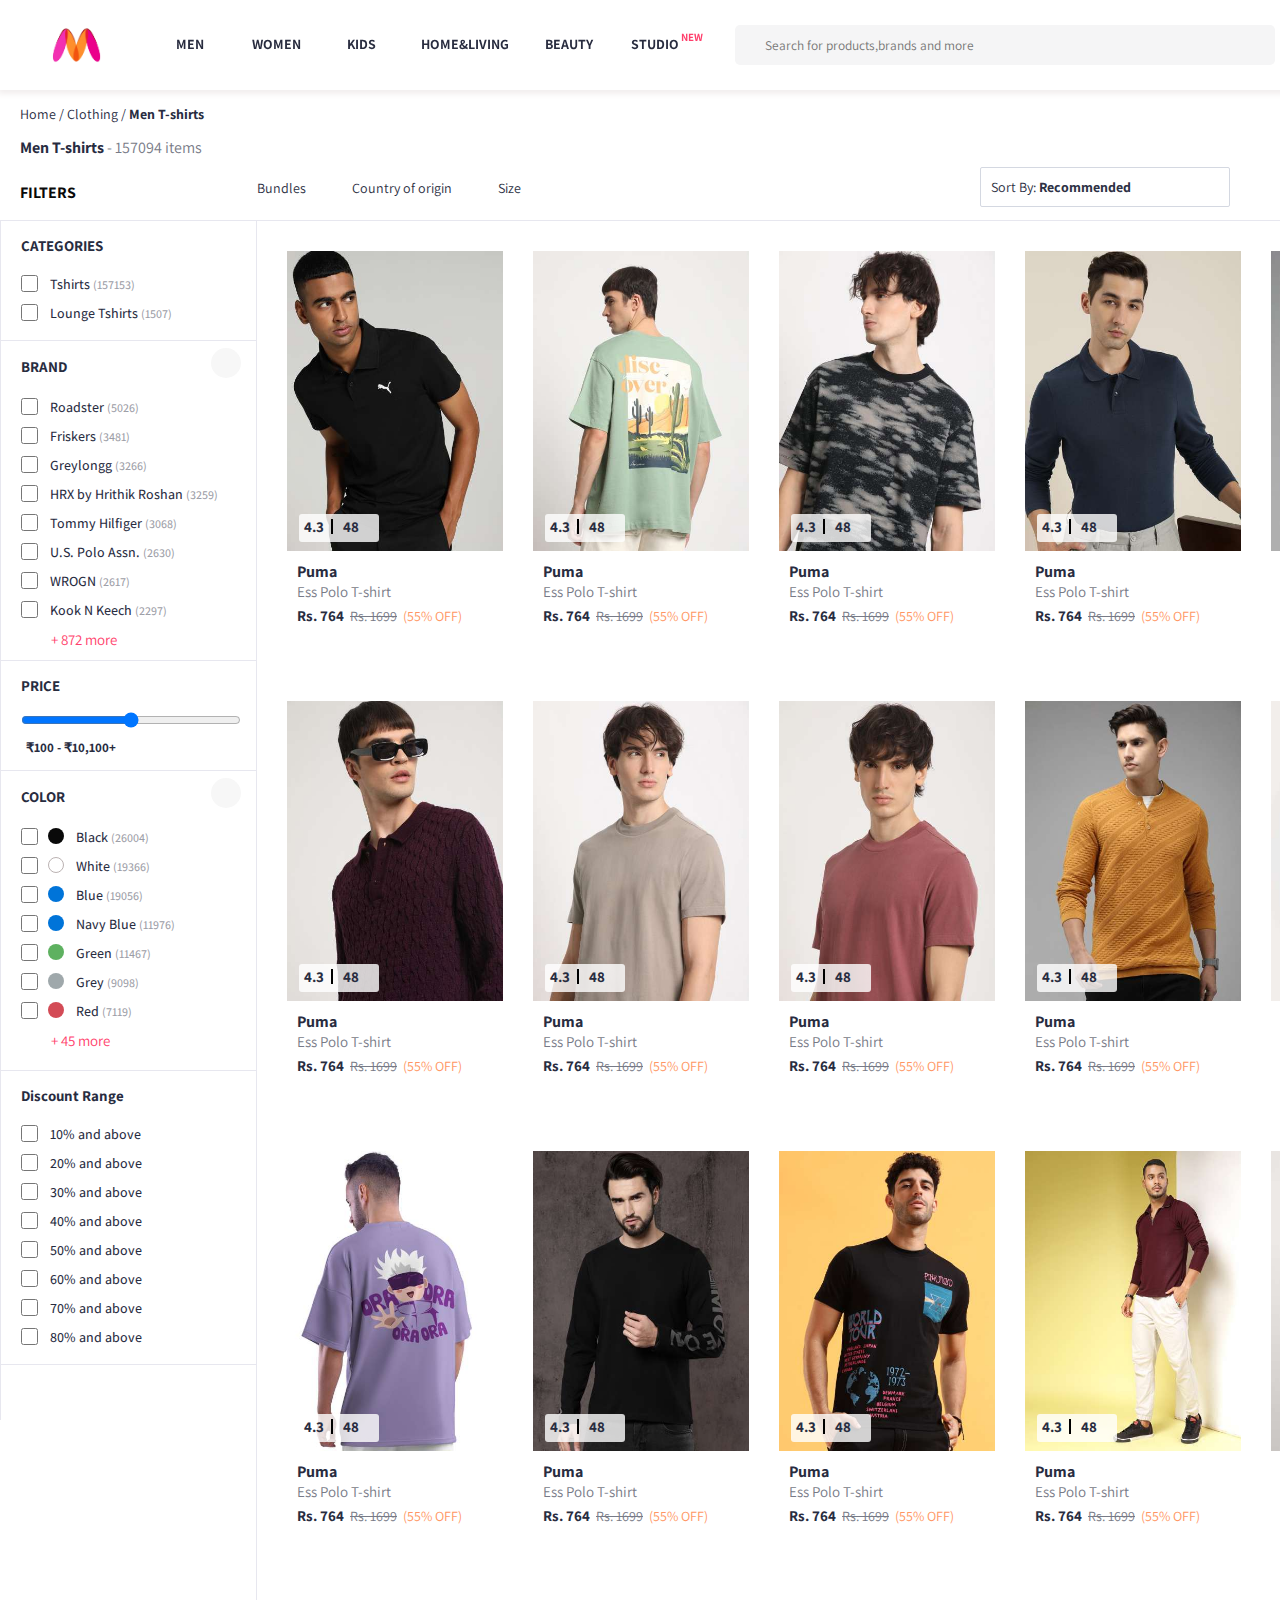
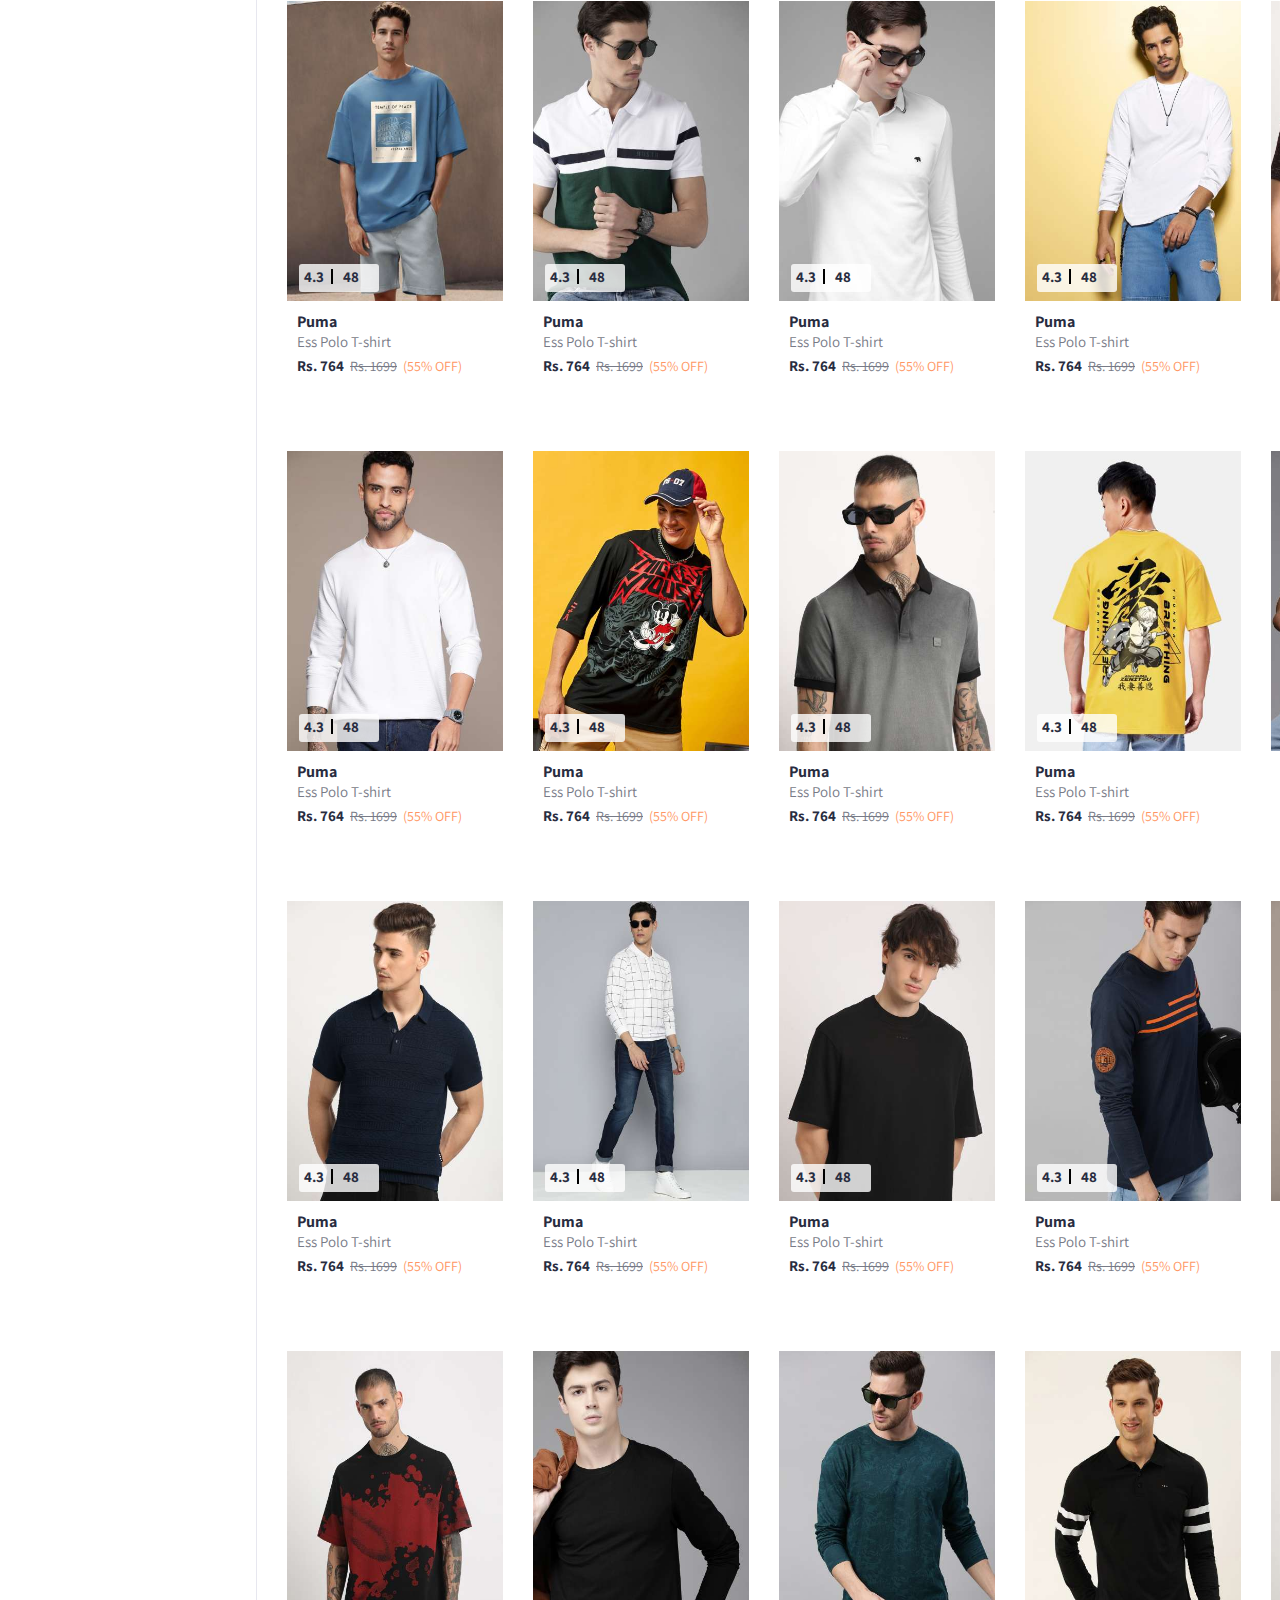
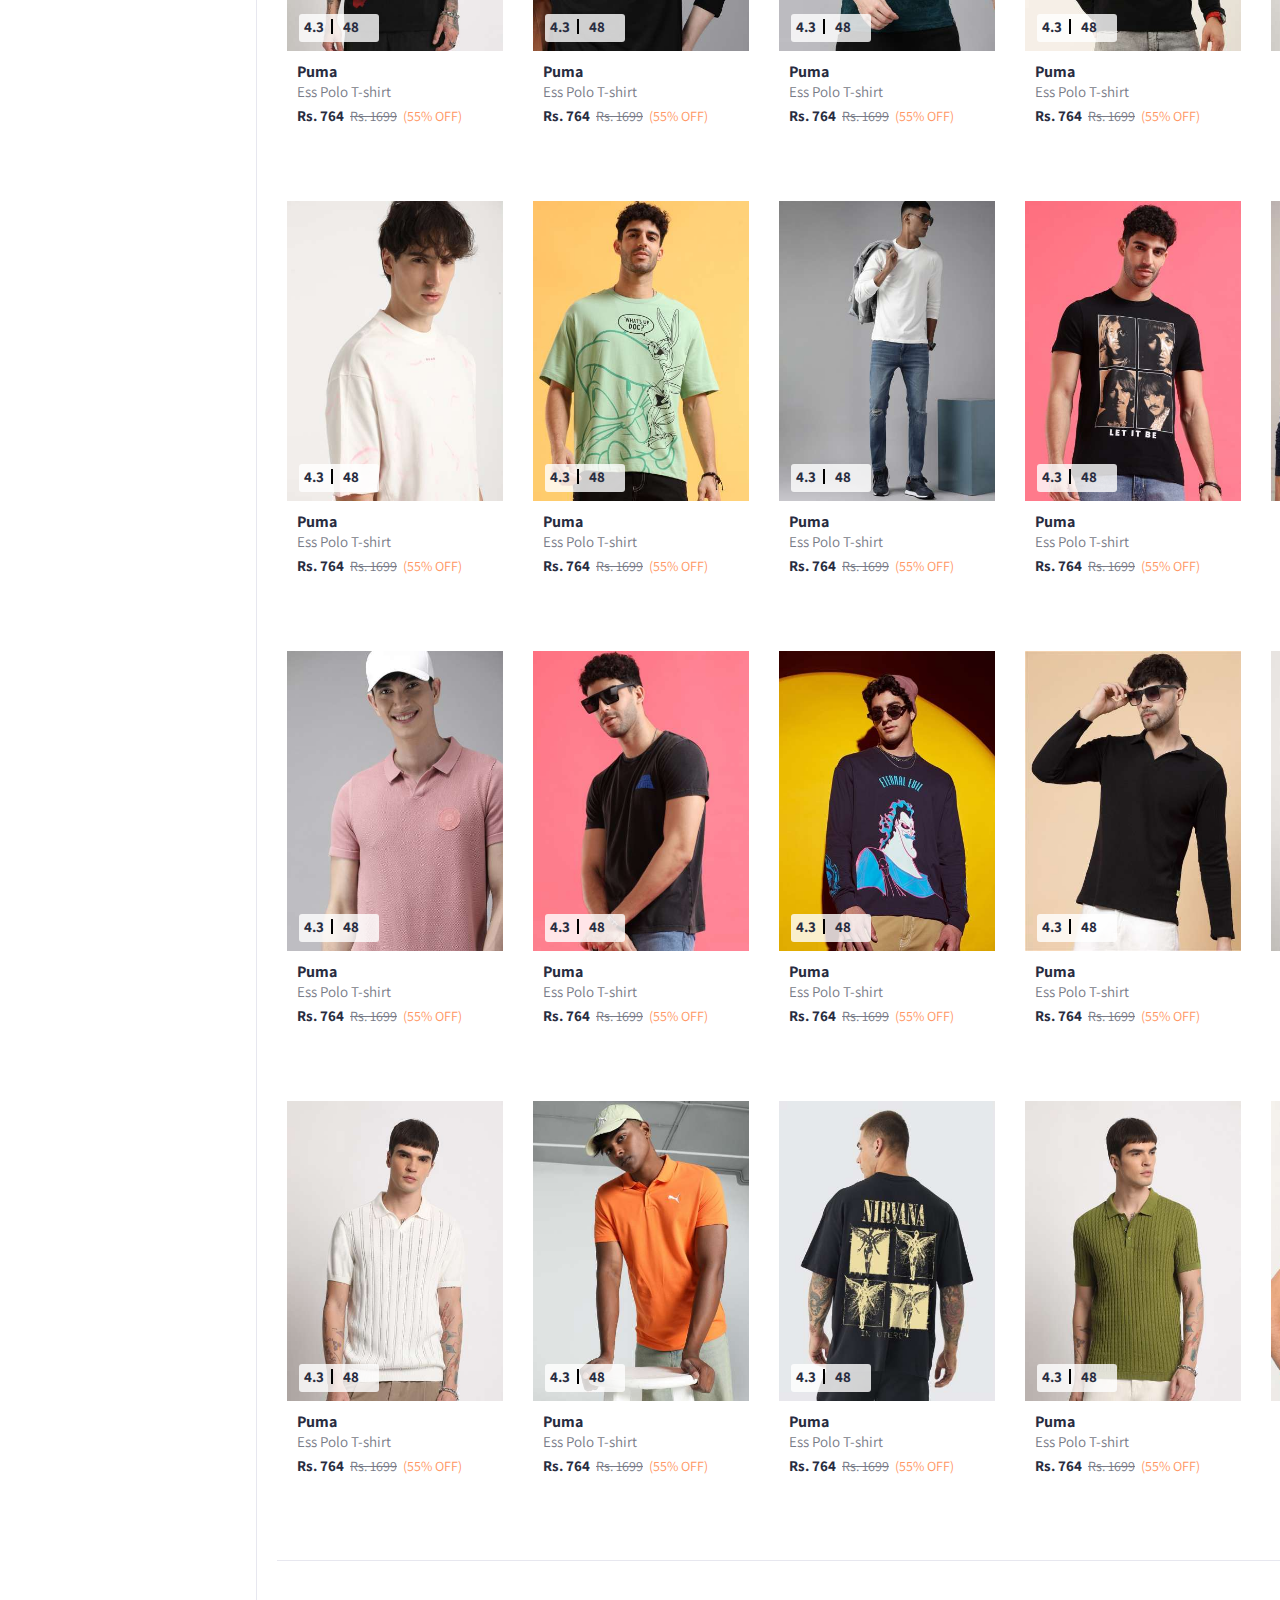
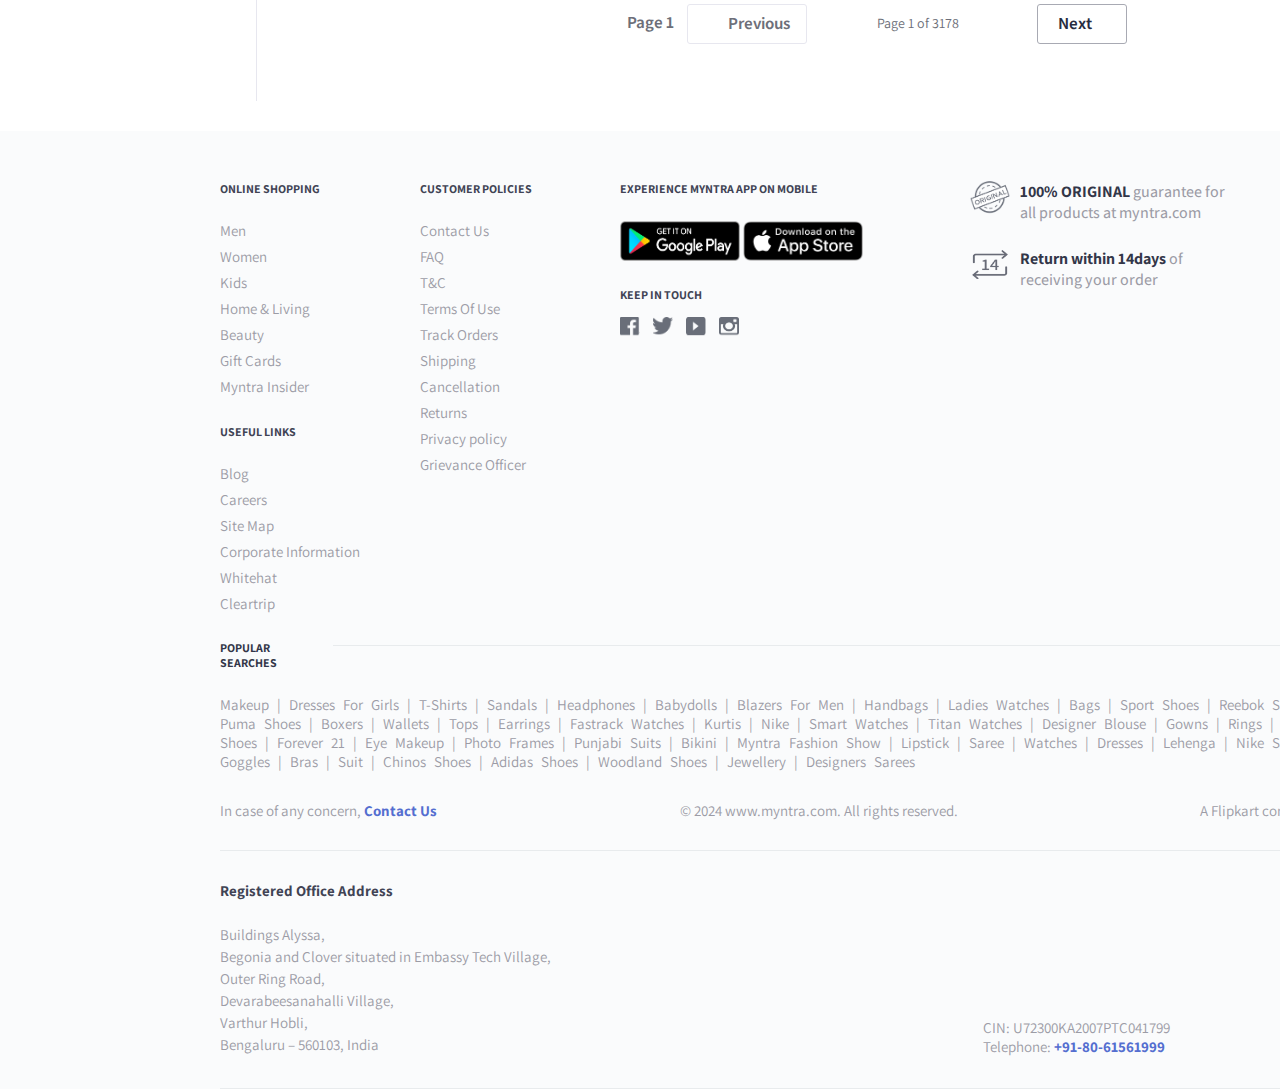
<file: tshirt.html>
<!DOCTYPE html>
<html lang="en">

<head>
    <meta charset="UTF-8">
    <meta name="viewport" content="width=device-width, initial-scale=1.0">
    <title>Tshirts</title>
    <link rel="stylesheet" href="https://cdnjs.cloudflare.com/ajax/libs/font-awesome/6.6.0/css/all.min.css"
        integrity="sha512-Kc323vGBEqzTmouAECnVceyQqyqdsSiqLQISBL29aUW4U/M7pSPA/gEUZQqv1cwx4OnYxTxve5UMg5GT6L4JJg=="
        crossorigin="anonymous" referrerpolicy="no-referrer" />
    <link href="https://fonts.googleapis.com/css2?family=Assistant:wght@200..800&display=swap" rel="stylesheet">
    <link rel="stylesheet" href="style.css">
</head>

<body>
    <div class="main">
        <!-- header starts -->
        <div class="header">
            <div class="logo">
                <a href="index.html"><img src="myntra1/myntra_logo.png"></a>
            </div>
            <div class="navbar">
                <div class="menu men1">MEN
                    <!-- submenu starts -->
                    <div class="men-menu">
                        <div class="men">
                            <h4>Topwear</h4>
                            <ul>
                                <li><a href="tshirt.html">T-Shirts</a></li>
                                <li><a>Casual Shirts</a></li>
                                <li><a>Formal Shirts</a></li>
                                <li><a>Sweatshirts</a></li>
                                <li><a>Sweaters</a></li>
                                <li><a>Jackets</a></li>
                                <li><a>Blazers & Coats</a></li>
                                <li><a>Suits</a></li>
                                <li><a>Rain Jackets</a></li>
                            </ul>
                            <div class="line"></div>
                            <h4>Indian & Festive Wear</h4>
                            <ul>
                                <li><a>Kurtas & kurta Sets</a></li>
                                <li><a>Sherwanis</a></li>
                                <li><a>Nehru Jackets</a></li>
                                <li><a>Dhotis</a></li>
                            </ul>
                        </div>
                        <div class="men">
                            <h4>Bottomwear</h4>
                            <ul>
                                <li><a>Jeans</a></li>
                                <li><a>Casual Trousers</a></li>
                                <li><a>Formal Trousers</a></li>
                                <li><a>Shorts</a></li>
                                <li><a>Track Pants & Joggers</a></li>
                            </ul>
                            <div class="line"></div>
                            <h4>InnerWear & Sleepwear</h4>
                            <ul>
                                <li><a>Briefs & Trunks</a></li>
                                <li><a>Boxers</a></li>
                                <li><a>Vests</a></li>
                                <li><a>Sleepwear & Loungewear</a></li>
                                <li><a>Thermals</a></li>
                            </ul>
                            <div class="line"></div>
                            <h4>Plus Size</h4>
                        </div>
                        <div class="men">
                            <h4>Footwear</h4>
                            <ul>
                                <li><a>Casual Shoes</a></li>
                                <li><a>Sports Shoes</a></li>
                                <li><a>Formal Shoes</a></li>
                                <li><a>Sneakers</a></li>
                                <li><a>Sandals & Floaters</a></li>
                                <li><a>Flip Flops</a></li>
                                <li><a>Socks</a></li>
                            </ul>
                            <div class="line"></div>
                            <h4>Personal Care & Grooming</h4>
                            <div class="line"></div>
                            <h4>Sunglasses & Freames</h4>
                            <div class="line"></div>
                            <h4>Watches</h4>
                        </div>
                        <div class="men">
                            <h4>Sports & Active Wear</h4>
                            <ul>
                                <li><a>Sports Shoes</a></li>
                                <li><a>Sports Sandals</a></li>
                                <li><a>Active T-Shirts</a></li>
                                <li><a>Track Pants & Sports</a></li>
                                <li><a>Tracksuits</a></li>
                                <li><a>Jackets & Sweatshirts</a></li>
                                <li><a>Sports Accessories</a></li>
                                <li><a>Swimwear</a></li>
                            </ul>
                            <div class="line"></div>
                            <h4>Gadgets</h4>
                            <ul>
                                <li><a>Smart Wearables</a></li>
                                <li><a>Fitness Gadgets</a></li>
                                <li><a>Headphones</a></li>
                                <li><a>Speakers</a></li>
                            </ul>
                        </div>
                        <div class="men">
                            <h4>Fashion Accessories</h4>
                            <ul>
                                <li><a>Wallets</a></li>
                                <li><a>Belts</a></li>
                                <li><a>Perfumes & Body Mists</a></li>
                                <li><a>Trimmers</a></li>
                                <li><a>Deodorants</a></li>
                                <li><a>Ties, Cufflinks & Pocket Squares</a></li>
                                <li><a>Accessory Gifts Sets</a></li>
                                <li><a>Caps & Hats</a></li>
                                <li><a>Mufflers, Scarves & Gloves</a></li>
                                <li><a>Phone Cases</a></li>
                                <li><a>Rings & Wristwear</a></li>
                                <li><a>Helmets</a></li>
                            </ul>
                            <div class="line"></div>
                            <h4>Bags & Backpacks</h4>
                            <div class="line"></div>
                            <h4>Luggages & Trolleys</h4>
                        </div>
                    </div>
                    <!-- submenu ends -->

                </div>
                <div class="menu men2">WOMEN
                    <!-- submenu starts -->
                    <div class="men-menu1">
                        <div class="men menn">
                            <h4>Indian & Fusion Wear </h4>
                            <ul>
                                <li><a>Kutas & Suits</a></li>
                                <li><a>Kurtis, Tunics & Tops</a></li>
                                <li><a>Sarees</a></li>
                                <li><a>Ethnic Wear</a></li>
                                <li><a>Leggins,Salwars & Churidars</a></li>
                                <li><a>Skirts & Palazzos</a></li>
                                <li><a>Dress Materials</a></li>
                                <li><a>Lehenga Cholis</a></li>
                                <li><a>Dupattas & Shawls</a></li>
                                <li><a>Jackets</a></li>
                            </ul>
                            <div class="line"></div>
                            <h4>Belts, Scarves & More</h4>
                            <div class="line"></div>
                            <h4>Watches & Wearables</h4>
                        </div>
                        <div class="men menn">
                            <h4>Western Wear</h4>
                            <ul>
                                <li><a>Dressses</a></li>
                                <li><a>Tops</a></li>
                                <li><a>Tshirts</a></li>
                                <li><a>Jeans</a></li>
                                <li><a>Trousers & Capris </a></li>
                                <li><a>Shorts & Skirts</a></li>
                                <li><a>Co-ords</a></li>
                                <li><a>Playsuits</a></li>
                                <li><a>Jumpsuits</a></li>
                                <li><a>Shrugs</a></li>
                                <li><a>Sweaters & Sweatshirts</a></li>
                                <li><a>Jackets & Coats</a></li>
                                <li><a>Blazers & Waistcoats </a></li>
                            </ul>
                            <div class="line"></div>
                            <h4>Plus Size</h4>
                        </div>
                        <div class="men menn">
                            <h4>Maternity</h4>
                            <div class="line"></div>
                            <h4>Sunglasses & Frames</h4>
                            <div class="line"></div>
                            <h4>Footwear</h4>
                            <ul>
                                <li><a>Casual Shoes</a></li>
                                <li><a>Flats</a></li>
                                <li><a>Heels</a></li>
                                <li><a>Boots</a></li>
                                <li><a>Sports Shoes & Floaters</a></li>
                            </ul>
                            <div class="line"></div>
                            <h4>Sports & Active Wear</h4>
                            <ul>
                                <li><a>Clothing</a></li>
                                <li><a>Footwear</a></li>
                                <li><a>Sports Accessories</a></li>
                                <li><a>Sports Equipments</a></li>
                            </ul>
                        </div>
                        <div class="men menn">
                            <h4>Lingerie & Sleepwear</h4>
                            <ul>
                                <li><a>Bra</a></li>
                                <li><a>Briefs</a></li>
                                <li><a>Shapewear</a></li>
                                <li><a>Swimwear</a></li>
                                <li><a>Camisoles & Thermals</a></li>
                            </ul>
                            <div class="line"></div>
                            <h4>Beauty & Personal Care</h4>
                            <ul>
                                <li><a>Makeup</a></li>
                                <li><a>Skincare</a></li>
                                <li><a>Premium Beauty</a></li>
                                <li><a>Lipsticks</a></li>
                                <li><a>Fragrances</a></li>
                            </ul>
                        </div>
                        <div class="men menn">
                            <h4>Gadgets</h4>
                            <ul>
                                <li><a>Smart Wearables</a></li>
                                <li><a>Fitness Gadgets</a></li>
                                <li><a>Headphones</a></li>
                                <li><a>Speakers</a></li>
                            </ul>
                            <div class="line"></div>
                            <h4>Jewellery</h4>
                            <li><a>Fashion Jewellery</a></li>
                            <li><a>Fine Jewellery</a></li>
                            <li><a>Earrings</a></li>
                            <div class="line"></div>
                            <h4>Backpacks</h4>
                            <div class="line"></div>
                            <h4>Handbags, Bags & Wallets</h4>
                            <div class="line"></div>
                            <h4>Luggages & Trolleys</h4>
                        </div>
                    </div>
                    <!-- submenu ends -->
                </div>
                <div class="menu men3">KIDS
                    <!-- submenu starts -->
                    <div class="men-menu2">
                        <div class="men menn1">
                            <h4>Boys Clothing</h4>
                            <ul>
                                <li><a>T-Shirts</a></li>
                                <li><a>Shirts</a></li>
                                <li><a>Shorts</a></li>
                                <li><a>Jeans</a></li>
                                <li><a>Clothing Sets</a></li>
                                <li><a>Ethnic Wear</a></li>
                                <li><a>Track Pants & Pyjamas</a></li>
                                <li><a>Jacket, Sweater & Sweatshirts</a></li>
                                <li><a>Party Wear</a></li>
                                <li><a>InnerWear & Thermals</a></li>
                                <li><a>Nightwear & Loungewear</a></li>
                                <li><a>Value Packs</a></li>
                            </ul>
                        </div>
                        <div class="men menn1">
                            <h4>Girls Clothing</h4>
                            <ul>
                                <li><a>Dresses</a></li>
                                <li><a>Tops</a></li>
                                <li><a>Tshirts</a></li>
                                <li><a>Clothing Sets</a></li>
                                <li><a>Lehenga Choli</a></li>
                                <li><a>Kurta Sets</a></li>
                                <li><a>Party Wear</a></li>
                                <li><a>Dungarees & Jumpsuits</a></li>
                                <li><a>Skirts & Shorts</a></li>
                                <li><a>Tights & leggings</a></li>
                                <li><a>Jeans, Trousers & Capris</a></li>
                                <li><a>Jacket, Sweater & Sweatshirts</a></li>
                                <li><a>InnerWear & Thermals</a></li>
                                <li><a>Nightwear & Loungewear</a></li>
                                <li><a>Value Packs</a></li>
                            </ul>
                        </div>
                        <div class="men menn1">
                            <h4>Footwear</h4>
                            <ul>
                                <li><a>Casual Shoes</a></li>
                                <li><a>Sports Shoes</a></li>
                                <li><a>Flats</a></li>
                                <li><a>Heels</a></li>
                                <li><a>Sandals</a></li>
                                <li><a>Flip Flops</a></li>
                                <li><a>Socks</a></li>
                                <li><a>School Shoes</a></li>
                            </ul>
                            <div class="line"></div>
                            <h4>Toys & Games</h4>
                            <ul>
                                <li><a>Learning & Development</a></li>
                                <li><a>Activity Toys</a></li>
                                <li><a>Soft Toys</a></li>
                                <li><a>Action Figure / Play Set</a></li>
                            </ul>
                        </div>
                        <div class="men menn1">
                            <h4>Infants</h4>
                            <ul>
                                <li><a>Bodysuits</a></li>
                                <li><a>Rompers & Sleepsuits</a></li>
                                <li><a>Clothing Sets</a></li>
                                <li><a>Tshirts & Tops</a></li>
                                <li><a>Dresses</a></li>
                                <li><a>Bottomwear</a></li>
                                <li><a>Winterwear</a></li>
                                <li><a>InnerWear & Sleepwear</a></li>
                                <li><a>Infant Care</a></li>
                            </ul>
                            <div class="line"></div>
                            <h4>Home & Bath</h4>
                            <div class="line"></div>
                            <h4>Personal Care</h4>
                        </div>
                        <div class="men menn1">
                            <h4>Kids Accessories</h4>
                            <ul>
                                <li><a>Watches</a></li>
                                <li><a>Bags & Backpacks</a></li>
                                <li><a>Jewellery & Hair Accessory</a></li>
                                <li><a>Sunglasses</a></li>
                                <li><a>Masks & Protective Gears</a></li>
                                <li><a>Caps & Hats</a></li>
                            </ul>
                            <div class="line"></div>
                            <h4>Brands</h4>
                            <ul>
                                <li><a>H&M</a></li>
                                <li><a>Max Kids</a></li>
                                <li><a>Pantaloons</a></li>
                                <li><a>United Colors Of Banetton Kids</a></li>
                                <li><a>YK</a></li>
                                <li><a>U.S. Polo Assn. Kids</a></li>
                                <li><a>Mothercare</a></li>
                                <li><a>HRX</a></li>
                            </ul>
                        </div>
                    </div>
                    <!-- submenu ends -->
                </div>
                <div class="menu men4" style="width: 150px;">HOME&LIVING
                    <!-- submenu starts -->
                    <div class="men-menu3">
                        <div class="men menn2">
                            <h4>Bed Linen & Furnishing</h4>
                            <ul>
                                <li><a>Bed Runners</a></li>
                                <li><a>Mattress Protectors</a></li>
                                <li><a>Bedsheets</a></li>
                                <li><a>Bedding Sets</a></li>
                                <li><a>Blankets, Quilts & Dohars</a></li>
                                <li><a>Pillows & Pillow Covers</a></li>
                                <li><a>Bed Covers</a></li>
                                <li><a>Diwan Sets</a></li>
                                <li><a>Chair Pads & Covers</a></li>
                                <li><a>Sofa Covers</a></li>
                            </ul>
                            <div class="line"></div>
                            <h4>Flooring</h4>
                            <ul>
                                <li><a>Floor Runners</a></li>
                                <li><a>Carpets</a></li>
                                <li><a>Floor Mats & Dhurries</a></li>
                                <li><a>Door Mats</a></li>
                            </ul>
                        </div>
                        <div class="men menn2">
                            <h4>Bath</h4>
                            <ul>
                                <li><a>Bath Towels</a></li>
                                <li><a>Hand & Face Towels</a></li>
                                <li><a>Beach Towels</a></li>
                                <li><a>Towels Sets </a></li>
                                <li><a>Bath Rugs </a></li>
                                <li><a>Bath Robes</a></li>
                                <li><a>Bathroom Accessories </a></li>
                                <li><a>Shower Curtains </a></li>
                            </ul>
                            <div class="line"></div>
                            <h4>Lamps & Lighting</h4>
                            <ul>
                                <li><a>Floor Lamps</a></li>
                                <li><a> Ceiling Lamps</a></li>
                                <li><a>Table Lamps</a></li>
                                <li><a>Wall Lamps</a></li>
                                <li><a>Outdoor Lamps</a></li>
                                <li><a>String Lights</a></li>
                            </ul>
                        </div>
                        <div class="men menn2">
                            <h4>Home Decor</h4>
                            <ul>
                                <li><a>Plants & Planters</a></li>
                                <li><a>Aromas & Candles</a></li>
                                <li><a>Clocks</a></li>
                                <li><a>Mirrors</a></li>
                                <li><a>Wall Decor</a></li>
                                <li><a>Festive Decor</a></li>
                                <li><a>Pooja Essentials</a></li>
                                <li><a>Wall Shelves</a></li>
                                <li><a>Fountains</a></li>
                                <li><a>Showpieces & Vases</a></li>
                                <li><a>Ottoman</a></li>
                            </ul>
                            <div class="line"></div>
                            <h4>Cushions & Cushion Covers</h4>
                            <div class="line"></div>
                            <h4>Curtains</h4>
                        </div>
                        <div class="men menn2">
                            <h4>Home Gift Sets</h4>
                            <div class="line"></div>
                            <h4>Kitchen & Table</h4>
                            <ul>
                                <li><a>Table Runners</a></li>
                                <li><a>Dinnerware & Serveware</a></li>
                                <li><a>Cups and Mugs</a></li>
                                <li><a>Bakeware & Cookware</a></li>
                                <li><a>Kitchen Storage & Tools</a></li>
                                <li><a>Bar & Drinkware</a></li>
                                <li><a>Table Covers & Furnishings</a></li>
                            </ul>
                            <div class="line"></div>
                            <h4>Storage</h4>
                            <ul>
                                <li><a>Bins</a></li>
                                <li><a>Hangers</a></li>
                                <li><a>Organisers</a></li>
                                <li><a>Hooks & Holders</a></li>
                                <li><a>Laundary Bags</a></li>
                            </ul>
                        </div>
                        <div class="men menn2">
                            <h4>Brands</h4>
                            <ul>
                                <li><a>H&M</a></li>
                                <li><a>Marks & Spencer</a></li>
                                <li><a>Home Centre</a></li>
                                <li><a>Spaces</a></li>
                                <li><a>D'Decor</a></li>
                                <li><a>Story@Home</a></li>
                                <li><a>Pure Home & Living</a></li>
                                <li><a>Swayam</a></li>
                                <li><a>Raymond Home</a></li>
                                <li><a>Maspar</a></li>
                                <li><a>My Trident</a></li>
                                <li><a>Cortina</a></li>
                                <li><a>Random</a></li>
                                <li><a>Ellementory</a></li>
                                <li><a>ROMEE</a></li>
                                <li><a>SEJ By Nisha Gupta</a></li>
                            </ul>
                        </div>
                    </div>
                    <!-- submenu ends -->
                </div>
                <div class="menu men5">BEAUTY
                    <!-- submenu starts -->
                    <div class="men-menu4">
                        <div class="men menn3">
                            <h4>Makeup</h4>
                            <ul>
                                <li><a>Lipsticks</a></li>
                                <li><a>Lip Gloss</a></li>
                                <li><a>Lip Liners</a></li>
                                <li><a>Mascara</a></li>
                                <li><a>Eyeliner</a></li>
                                <li><a>Kajal</a></li>
                                <li><a>Eyeshadow</a></li>
                                <li><a>Foundation</a></li>
                                <li><a>Primer</a></li>
                                <li><a>Concealer</a></li>
                                <li><a>Compact</a></li>
                                <li><a>Nail Polish</a></li>
                            </ul>
                        </div>
                        <div class="men menn3">
                            <h4>Skincare, Bath & Body</h4>
                            <ul>
                                <li><a>Face Moisturiser</a></li>
                                <li><a>Cleanser</a></li>
                                <li><a>Masks & Peel</a></li>
                                <li><a>Sunscreen</a></li>
                                <li><a>Serum</a></li>
                                <li><a>Face Wash</a></li>
                                <li><a>Eye Cream</a></li>
                                <li><a>Lip Balm</a></li>
                                <li><a>Body Lotion</a></li>
                                <li><a>Body Wash</a></li>
                                <li><a>Body Scrub</a></li>
                                <li><a>Hand Cream</a></li>
                            </ul>
                            <div class="line"></div>
                            <h4>Baby Care</h4>
                            <div class="line"></div>
                            <h4>Masks</h4>
                        </div>
                        <div class="men menn3">
                            <h4>Haircare</h4>
                            <ul>
                                <li><a>Shampoo</a></li>
                                <li><a>Conditioner</a></li>
                                <li><a>Hair Cream</a></li>
                                <li><a>Hair Oil</a></li>
                                <li><a>Hair Gel</a></li>
                                <li><a>Hair Color</a></li>
                                <li><a>Hair Serum</a></li>
                                <li><a>Hair Accessory</a></li>
                            </ul>
                            <div class="line"></div>
                            <h4>Fragrances</h4>
                            <ul>
                                <li><a>Perfume</a></li>
                                <li><a>Deodorants</a></li>
                                <li><a>Body Mist</a></li>
                            </ul>
                        </div>
                        <div class="men menn3">
                            <h4>Appliances</h4>
                            <ul>
                                <li><a>Hair Straightener</a></li>
                                <li><a>Hair Dryer</a></li>
                                <li><a>Epilator</a></li>
                            </ul>
                            <div class="line"></div>
                            <h4>Men's Grooming</h4>
                            <ul>
                                <li><a>Trimmers</a></li>
                                <li><a>Beard Oil</a></li>
                                <li><a>Hair Wax</a></li>
                            </ul>
                            <div class="line"></div>
                            <h4>Beauty Gift & Makeup Set</h4>
                            <ul>
                                <li><a>Beauty Gift</a></li>
                                <li><a>Makeup Kit</a></li>
                            </ul>
                            <div class="line"></div>
                            <h4>Premium Beauty</h4>
                            <div class="line"></div>
                            <h4>Wellness & Hygiene</h4>
                        </div>
                        <div class="men menn3">
                            <h4>Top Brands</h4>
                            <ul>
                                <li><a>Lakme</a></li>
                                <li><a>Maybelline</a></li>
                                <li><a>LOreal</a></li>
                                <li><a>Philips</a></li>
                                <li><a>Bath & Body Works</a></li>
                                <li><a>THE BODY SHOP</a></li>
                                <li><a>Biotique</a></li>
                                <li><a>Mamaearth</a></li>
                                <li><a>MCaffeine</a></li>
                                <li><a>Nivea</a></li>
                                <li><a>Lotus Herbals</a></li>
                                <li><a>LOreal Professionnel</a></li>
                                <li><a>KAMA AYURVEDA</a></li>
                                <li><a>M.A.C</a></li>
                                <li><a>Forest Essentials</a></li>
                            </ul>
                        </div>
                    </div>
                    <!-- submenu ends -->
                </div>
                <div class="menu men6">STUDIO
                    <!-- new starts -->
                    <div class="new">NEW</div>
                    <!-- new ends -->
                    <!-- submenu starts -->
                    <div class="submenu">
                        <div class="stdlogo">
                            <img src="myntra1/stdlogo.svg" alt="">
                        </div>
                        <div class="textmen">Your daily inspiration for everything fashion
                        </div>
                        <div class="stdimg">
                            <img src="myntra1/min1.png" alt="">
                        </div>
                        <div class="stdbtn">
                            <button>
                                <div class="btntext">EXPLORE STUDIO</div>
                                <div class="btnlogo"><i class="fa-solid fa-greater-than"></i></div>
                            </button>
                        </div>
                    </div>
                    <!-- submenu ends -->
                </div>
            </div>
            <div class="search">
                <div class="searchbox">
                    <i class="fa-solid fa-magnifying-glass"></i>
                    <input type="text" placeholder="Search for products,brands and more">
                </div>
            </div>
            <div class="login">
                <div class="profile">
                    <div class="logo1">
                        <i class="fa-solid fa-user"></i>
                    </div>
                    <div class="text1">Profile</div>
                </div>
                <div class="wishlist" style="padding-left: 10px;">
                    <div class="logo1 style=" padding-left: 10px;">
                        <i class="fa-solid fa-heart"></i>
                    </div>
                    <div class="text1">Wishlist</div>
                </div>
                <div class="bag">
                    <div class="logo1">
                        <i class="fa-solid fa-bag-shopping"></i>
                    </div>
                    <div class="text1">Bag</div>
                </div>
            </div>
        </div>
        <!-- header ends -->
        <!-- topsection starts -->
        <div class="top">
            <div class="lefttop">
                <div class="firstsec" style="color: #282C3F;"><a>Home / </a><a>Clothing / </a><a><b>Men T-shirts
                        </b></a></div>
                <div class="firstsec" style="font-size: 16px; margin-top: 2px;"><b>Men T-shirts</b> - 157094 items</div>
                <div class="secondsec">FILTERS</div>
            </div>
            <div class="righttop">
                <div class="rleft">
                    <div class="box2">
                        <div class="boxtxt"> Bundles</div>
                        <div class="boxicn"><i class="fa-solid fa-angle-down"></i></div>
                    </div>
                    <div class="box3">
                        <div class="boxtxt1"> Country of origin</div>
                        <div class="boxicn"><i class="fa-solid fa-angle-down"></i></div>
                    </div>
                    <div class="box4">
                        <div class="boxtxt2"> Size</div>
                        <div class="boxicn"><i class="fa-solid fa-angle-down"></i></div>
                    </div>
                </div>
                <div class="rright">
                    <div class="box1">
                        <div class="boxtext">Sort By: <b>Recommended</b></div>
                        <div class="boxicon"><i class="fa-solid fa-angle-down"></i></div>
                    </div>
                    <div class="dropdown">
                        <ul>
                            <li>Recommended</li>
                            <li>What's New</li>
                            <li>Popularity</li>
                            <li>Better Discount</li>
                            <li>Price: High to Low</li>
                            <li>Price: Low to High</li>
                            <li>Customer Rating</li>
                        </ul>
                    </div>
                </div>
            </div>
        </div>
        <!-- topsection ends -->
        <!-- contentsection starts -->
        <div class="middlesec">
            <div class="leftmid">
                <div class="name_1">CATEGORIES
                    <div class="option_0">
                        <div class="option_1">
                            <div class="check"><input type="checkbox" name="Tshirts"></div>
                            <div class="checktxt">Tshirts <span style="color: #9C9DA6; font-size: 12px;">
                                    (157153)</span></div>
                        </div>
                        <div class="option_1">
                            <div class="check"><input type="checkbox" name="loungeTshirts"></div>
                            <div class="checktxt">Lounge Tshirts <span
                                    style="color: #9C9DA6; font-size: 12px;">(1507)</span></div>
                        </div>
                    </div>
                </div>
                <div class="name_2">
                    <div class="topbrand1">
                        <div class="bran">BRAND</div>
                        <div class="srchicn1">
                            <i class="fa-solid fa-magnifying-glass"></i>
                        </div>
                    </div>
                    <div class="option_0">
                        <div class="option_1">
                            <div class="check"><input type="checkbox"></div>
                            <div class="checktxt">Roadster <span style="color: #9C9DA6; font-size: 12px;"> (5026)
                                </span></div>
                        </div>
                        <div class="option_1">
                            <div class="check"><input type="checkbox"></div>
                            <div class="checktxt">Friskers <span style="color: #9C9DA6; font-size: 12px;">(3481)</span>
                            </div>
                        </div>
                        <div class="option_1">
                            <div class="check"><input type="checkbox"></div>
                            <div class="checktxt">Greylongg <span style="color: #9C9DA6; font-size: 12px;">(3266)</span>
                            </div>
                        </div>
                        <div class="option_1" style="width: 200px;">
                            <div class="check"><input type="checkbox"></div>
                            <div class="checktxt">HRX by Hrithik Roshan <span
                                    style="color: #9C9DA6; font-size: 12px;">(3259)</span></div>
                        </div>
                        <div class="option_1">
                            <div class="check"><input type="checkbox"></div>
                            <div class="checktxt">Tommy Hilfiger <span
                                    style="color: #9C9DA6; font-size: 12px;">(3068)</span></div>
                        </div>
                        <div class="option_1">
                            <div class="check"><input type="checkbox"></div>
                            <div class="checktxt">U.S. Polo Assn. <span
                                    style="color: #9C9DA6; font-size: 12px;">(2630)</span></div>
                        </div>
                        <div class="option_1">
                            <div class="check"><input type="checkbox"></div>
                            <div class="checktxt">WROGN <span style="color: #9C9DA6; font-size: 12px;">(2617)</span>
                            </div>
                        </div>
                        <div class="option_1">
                            <div class="check"><input type="checkbox"></div>
                            <div class="checktxt">Kook N Keech <span
                                    style="color: #9C9DA6; font-size: 12px;">(2297)</span></div>
                        </div>
                        <div class="more">+ 872 more</div>
                    </div>
                </div>
                <div class="name_0">PRICE
                    <div class="price">
                        <div class="range">
                            <input type="range">
                        </div>
                        <div class="pricetxt">₹100 - ₹10,100+</div>
                    </div>
                </div>
                <div class="name3">
                    <div class="topbrand1">
                        <div class="bran">COLOR</div>
                        <div class="srchicn1">
                            <i class="fa-solid fa-magnifying-glass"></i>
                        </div>
                    </div>
                    <div class="option_0">
                        <div class="option_1">
                            <div class="check"><input type="checkbox"></div>
                            <div class="color1"></div>
                            <div class="checktxt">Black <span style="color: #9C9DA6; font-size: 12px;"> (26004) </span>
                            </div>
                        </div>
                        <div class="option_1">
                            <div class="check"><input type="checkbox"></div>
                            <div class="color2"></div>
                            <div class="checktxt">White <span style="color: #9C9DA6; font-size: 12px;">(19366)</span>
                            </div>
                        </div>
                        <div class="option_1">
                            <div class="check"><input type="checkbox"></div>
                            <div class="color3"></div>
                            <div class="checktxt">Blue <span style="color: #9C9DA6; font-size: 12px;">(19056)</span>
                            </div>
                        </div>
                        <div class="option_1" style="width: 200px;">
                            <div class="check"><input type="checkbox"></div>
                            <div class="color4"></div>
                            <div class="checktxt">Navy Blue <span
                                    style="color: #9C9DA6; font-size: 12px;">(11976)</span></div>
                        </div>
                        <div class="option_1">
                            <div class="check"><input type="checkbox"></div>
                            <div class="color5"></div>
                            <div class="checktxt">Green <span style="color: #9C9DA6; font-size: 12px;">(11467)</span>
                            </div>
                        </div>
                        <div class="option_1">
                            <div class="check"><input type="checkbox"></div>
                            <div class="color6"></div>
                            <div class="checktxt">Grey <span style="color: #9C9DA6; font-size: 12px;">(9098)</span>
                            </div>
                        </div>
                        <div class="option_1">
                            <div class="check"><input type="checkbox"></div>
                            <div class="color7"></div>
                            <div class="checktxt">Red <span style="color: #9C9DA6; font-size: 12px;">(7119)</span></div>
                        </div>
                        <div class="more">+ 45 more</div>
                    </div>
                </div>
                <div class="name4">Discount Range
                    <div class="option_0">
                        <div class="option_1">
                            <div class="check"><input type="checkbox"></div>
                            <div class="checktxt">10% and above</div>
                        </div>
                        <div class="option_1">
                            <div class="check"><input type="checkbox"></div>
                            <div class="checktxt">20% and above</div>
                        </div>
                        <div class="option_1">
                            <div class="check"><input type="checkbox"></div>
                            <div class="checktxt">30% and above</div>
                        </div>
                        <div class="option_1" style="width: 200px;">
                            <div class="check"><input type="checkbox"></div>
                            <div class="checktxt">40% and above</div>
                        </div>
                        <div class="option_1">
                            <div class="check"><input type="checkbox"></div>
                            <div class="checktxt">50% and above</div>
                        </div>
                        <div class="option_1">
                            <div class="check"><input type="checkbox"></div>
                            <div class="checktxt">60% and above</div>
                        </div>
                        <div class="option_1">
                            <div class="check"><input type="checkbox"></div>
                            <div class="checktxt">70% and above</div>
                        </div>
                        <div class="option_1">
                            <div class="check"><input type="checkbox"></div>
                            <div class="checktxt">80% and above</div>
                        </div>
                    </div>
                </div>
            </div>
            <div class="rightmid">
                <div class="product">
                    <div class="prdctbx">
                        <a href="detail.html"><div class="pic">
                            <img src="myntraimages/1.jpg"
                                alt="">
                            <div class="rating">
                                <div class="rateno">4.3</div>
                                <div class="star"><i class="fa-solid fa-star"></i></div>
                                <div class="tot"></div>
                                <div class="word">48</div>
                            </div>
                        </div>
                        <div class="detail">
                            <div class="fstname">Puma</div>
                            <div class="scnddetail">Ess Polo T-shirt</div>
                            <div class="thrdprice"><b>Rs. 764 </b><span class="hlo">Rs. 1699</span><span
                                    class="ext">(55% OFF)</span></div>
                        </div>
                        <div class="onhover">
                            <div class="wishlist2">
                                <div class="heart"><i class="fa-regular fa-heart"></i></div>
                                <div class="wishtext">WISHLIST</div>
                            </div>
                            <div class="size_0">Sizes: 3XL</div>
                            <div class="thrdprice" style="margin-left: 15px;"><b>Rs. 764 </b><span class="hlo">Rs.
                                    1699</span><span class="ext">(55% OFF)</span></div>
                        </div>
                        </a>
                    </div>
                    <div class="prdctbx">
                        <div class="pic">
                            <img src="myntraimages/2.jpg" alt="">
                            <div class="rating">
                                <div class="rateno">4.3</div>
                                <div class="star"><i class="fa-solid fa-star"></i></div>
                                <div class="tot"></div>
                                <div class="word">48</div>
                            </div>
                        </div>
                        <div class="detail">
                            <div class="fstname">Puma</div>
                            <div class="scnddetail">Ess Polo T-shirt</div>
                            <div class="thrdprice"><b>Rs. 764 </b><span class="hlo">Rs. 1699</span><span
                                    class="ext">(55%
                                    OFF)</span></div>
                        </div>
                        <div class="onhover">
                            <div class="wishlist2">
                                <div class="heart"><i class="fa-regular fa-heart"></i></div>
                                <div class="wishtext">WISHLIST</div>
                            </div>
                            <div class="size_0">Sizes: 3XL</div>
                            <div class="thrdprice" style="margin-left: 15px;"><b>Rs. 764 </b><span class="hlo">Rs.
                                    1699</span><span class="ext">(55% OFF)</span></div>
                        </div>
                    </div>
                    <div class="prdctbx">
                        <div class="pic">
                            <img src="myntraimages/3.jpg" alt="">
                            <div class="rating">
                                <div class="rateno">4.3</div>
                                <div class="star"><i class="fa-solid fa-star"></i></div>
                                <div class="tot"></div>
                                <div class="word">48</div>
                            </div>
                        </div>
                        <div class="detail">
                            <div class="fstname">Puma</div>
                            <div class="scnddetail">Ess Polo T-shirt</div>
                            <div class="thrdprice"><b>Rs. 764 </b><span class="hlo">Rs. 1699</span><span
                                    class="ext">(55%
                                    OFF)</span></div>
                        </div>
                        <div class="onhover">
                            <div class="wishlist2">
                                <div class="heart"><i class="fa-regular fa-heart"></i></div>
                                <div class="wishtext">WISHLIST</div>
                            </div>
                            <div class="size_0">Sizes: 3XL</div>
                            <div class="thrdprice" style="margin-left: 15px;"><b>Rs. 764 </b><span class="hlo">Rs.
                                    1699</span><span class="ext">(55% OFF)</span></div>
                        </div>
                    </div>
                    <div class="prdctbx">
                        <div class="pic">
                            <img src="myntraimages/4.jpg" alt="">
                            <div class="rating">
                                <div class="rateno">4.3</div>
                                <div class="star"><i class="fa-solid fa-star"></i></div>
                                <div class="tot"></div>
                                <div class="word">48</div>
                            </div>
                        </div>
                        <div class="detail">
                            <div class="fstname">Puma</div>
                            <div class="scnddetail">Ess Polo T-shirt</div>
                            <div class="thrdprice"><b>Rs. 764 </b><span class="hlo">Rs. 1699</span><span
                                    class="ext">(55%
                                    OFF)</span></div>
                        </div>
                        <div class="onhover">
                            <div class="wishlist2">
                                <div class="heart"><i class="fa-regular fa-heart"></i></div>
                                <div class="wishtext">WISHLIST</div>
                            </div>
                            <div class="size_0">Sizes: 3XL</div>
                            <div class="thrdprice" style="margin-left: 15px;"><b>Rs. 764 </b><span class="hlo">Rs.
                                    1699</span><span class="ext">(55% OFF)</span></div>
                        </div>
                    </div>
                    <div class="prdctbx" style="margin-right: 0px;">
                        <div class="pic">
                            <img src="myntraimages/5.jpg"
                                alt="">
                            <div class="rating">
                                <div class="rateno">4.3</div>
                                <div class="star"><i class="fa-solid fa-star"></i></div>
                                <div class="tot"></div>
                                <div class="word">48</div>
                            </div>
                        </div>
                        <div class="detail">
                            <div class="fstname">Puma</div>
                            <div class="scnddetail">Ess Polo T-shirt</div>
                            <div class="thrdprice"><b>Rs. 764 </b><span class="hlo">Rs. 1699</span><span
                                    class="ext">(55%
                                    OFF)</span></div>
                        </div>
                        <div class="onhover">
                            <div class="wishlist2">
                                <div class="heart"><i class="fa-regular fa-heart"></i></div>
                                <div class="wishtext">WISHLIST</div>
                            </div>
                            <div class="size_0">Sizes: 3XL</div>
                            <div class="thrdprice" style="margin-left: 15px;"><b>Rs. 764 </b><span class="hlo">Rs.
                                    1699</span><span class="ext">(55% OFF)</span></div>
                        </div>
                    </div>
                </div>
                <div class="product">
                    <div class="prdctbx">
                        <div class="pic">
                            <img src="myntraimages/07799c6f-a16f-4c89-ba70-b10c35e7064f1708200852039THEBEARHOUSEMenV-NeckMonochromePocketsT-shirt6.jpg"
                                alt="">
                            <div class="rating">
                                <div class="rateno">4.3</div>
                                <div class="star"><i class="fa-solid fa-star"></i></div>
                                <div class="tot"></div>
                                <div class="word">48</div>
                            </div>
                        </div>
                        <div class="detail">
                            <div class="fstname">Puma</div>
                            <div class="scnddetail">Ess Polo T-shirt</div>
                            <div class="thrdprice"><b>Rs. 764 </b><span class="hlo">Rs. 1699</span><span
                                    class="ext">(55% OFF)</span></div>
                        </div>
                        <div class="onhover">
                            <div class="wishlist2">
                                <div class="heart"><i class="fa-regular fa-heart"></i></div>
                                <div class="wishtext">WISHLIST</div>
                            </div>
                            <div class="size_0">Sizes: 3XL</div>
                            <div class="thrdprice" style="margin-left: 15px;"><b>Rs. 764 </b><span class="hlo">Rs.
                                    1699</span><span class="ext">(55% OFF)</span></div>
                        </div>
                    </div>
                    <div class="prdctbx">
                        <div class="pic">
                            <img src="myntraimages/6.jpg" alt="">
                            <div class="rating">
                                <div class="rateno">4.3</div>
                                <div class="star"><i class="fa-solid fa-star"></i></div>
                                <div class="tot"></div>
                                <div class="word">48</div>
                            </div>
                        </div>
                        <div class="detail">
                            <div class="fstname">Puma</div>
                            <div class="scnddetail">Ess Polo T-shirt</div>
                            <div class="thrdprice"><b>Rs. 764 </b><span class="hlo">Rs. 1699</span><span
                                    class="ext">(55%
                                    OFF)</span></div>
                        </div>
                        <div class="onhover">
                            <div class="wishlist2">
                                <div class="heart"><i class="fa-regular fa-heart"></i></div>
                                <div class="wishtext">WISHLIST</div>
                            </div>
                            <div class="size_0">Sizes: 3XL</div>
                            <div class="thrdprice" style="margin-left: 15px;"><b>Rs. 764 </b><span class="hlo">Rs.
                                    1699</span><span class="ext">(55% OFF)</span></div>
                        </div>
                    </div>
                    <div class="prdctbx">
                        <div class="pic">
                            <img src="myntraimages/7.jpg" alt="">
                            <div class="rating">
                                <div class="rateno">4.3</div>
                                <div class="star"><i class="fa-solid fa-star"></i></div>
                                <div class="tot"></div>
                                <div class="word">48</div>
                            </div>
                        </div>
                        <div class="detail">
                            <div class="fstname">Puma</div>
                            <div class="scnddetail">Ess Polo T-shirt</div>
                            <div class="thrdprice"><b>Rs. 764 </b><span class="hlo">Rs. 1699</span><span
                                    class="ext">(55%
                                    OFF)</span></div>
                        </div>
                        <div class="onhover">
                            <div class="wishlist2">
                                <div class="heart"><i class="fa-regular fa-heart"></i></div>
                                <div class="wishtext">WISHLIST</div>
                            </div>
                            <div class="size_0">Sizes: 3XL</div>
                            <div class="thrdprice" style="margin-left: 15px;"><b>Rs. 764 </b><span class="hlo">Rs.
                                    1699</span><span class="ext">(55% OFF)</span></div>
                        </div>
                    </div>
                    <div class="prdctbx">
                        <div class="pic">
                            <img src="myntraimages/8.jpg" alt="">
                            <div class="rating">
                                <div class="rateno">4.3</div>
                                <div class="star"><i class="fa-solid fa-star"></i></div>
                                <div class="tot"></div>
                                <div class="word">48</div>
                            </div>
                        </div>
                        <div class="detail">
                            <div class="fstname">Puma</div>
                            <div class="scnddetail">Ess Polo T-shirt</div>
                            <div class="thrdprice"><b>Rs. 764 </b><span class="hlo">Rs. 1699</span><span
                                    class="ext">(55%
                                    OFF)</span></div>
                        </div>
                        <div class="onhover">
                            <div class="wishlist2">
                                <div class="heart"><i class="fa-regular fa-heart"></i></div>
                                <div class="wishtext">WISHLIST</div>
                            </div>
                            <div class="size_0">Sizes: 3XL</div>
                            <div class="thrdprice" style="margin-left: 15px;"><b>Rs. 764 </b><span class="hlo">Rs.
                                    1699</span><span class="ext">(55% OFF)</span></div>
                        </div>
                    </div>
                    <div class="prdctbx" style="margin-right: 0px;">
                        <div class="pic">
                            <img src="myntraimages/06958868-a761-4d5c-84c6-be0ee16625a21721377315546AeroArmourUnisexStripedPocketsT-shirt1.jpg"
                                alt="">
                            <div class="rating">
                                <div class="rateno">4.3</div>
                                <div class="star"><i class="fa-solid fa-star"></i></div>
                                <div class="tot"></div>
                                <div class="word">48</div>
                            </div>
                        </div>
                        <div class="detail">
                            <div class="fstname">Puma</div>
                            <div class="scnddetail">Ess Polo T-shirt</div>
                            <div class="thrdprice"><b>Rs. 764 </b><span class="hlo">Rs. 1699</span><span
                                    class="ext">(55%
                                    OFF)</span></div>
                        </div>
                        <div class="onhover">
                            <div class="wishlist2">
                                <div class="heart"><i class="fa-regular fa-heart"></i></div>
                                <div class="wishtext">WISHLIST</div>
                            </div>
                            <div class="size_0">Sizes: 3XL</div>
                            <div class="thrdprice" style="margin-left: 15px;"><b>Rs. 764 </b><span class="hlo">Rs.
                                    1699</span><span class="ext">(55% OFF)</span></div>
                        </div>
                    </div>
                </div>
                <div class="product">
                    <div class="prdctbx">
                        <div class="pic">
                            <img src="myntraimages/07a5b0c0-58d1-4939-aeb5-5b8bd3cf39961691231422609CrazymonkUnisexLavenderPrintedPocketsT-shirt1.jpg"
                                alt="">
                            <div class="rating">
                                <div class="rateno">4.3</div>
                                <div class="star"><i class="fa-solid fa-star"></i></div>
                                <div class="tot"></div>
                                <div class="word">48</div>
                            </div>
                        </div>
                        <div class="detail">
                            <div class="fstname">Puma</div>
                            <div class="scnddetail">Ess Polo T-shirt</div>
                            <div class="thrdprice"><b>Rs. 764 </b><span class="hlo">Rs. 1699</span><span
                                    class="ext">(55%
                                    OFF)</span></div>
                        </div>
                        <div class="onhover">
                            <div class="wishlist2">
                                <div class="heart"><i class="fa-regular fa-heart"></i></div>
                                <div class="wishtext">WISHLIST</div>
                            </div>
                            <div class="size_0">Sizes: 3XL</div>
                            <div class="thrdprice" style="margin-left: 15px;"><b>Rs. 764 </b><span class="hlo">Rs.
                                    1699</span><span class="ext">(55% OFF)</span></div>
                        </div>
                    </div>
                    <div class="prdctbx">
                        <div class="pic">
                            <img src="myntraimages/11522732991435-Roadster-Men-Black-Solid-Round-Neck-T-shirt-1531522732991218-1.jpg"
                                alt="">
                            <div class="rating">
                                <div class="rateno">4.3</div>
                                <div class="star"><i class="fa-solid fa-star"></i></div>
                                <div class="tot"></div>
                                <div class="word">48</div>
                            </div>
                        </div>
                        <div class="detail">
                            <div class="fstname">Puma</div>
                            <div class="scnddetail">Ess Polo T-shirt</div>
                            <div class="thrdprice"><b>Rs. 764 </b><span class="hlo">Rs. 1699</span><span
                                    class="ext">(55%
                                    OFF)</span></div>
                        </div>
                        <div class="onhover">
                            <div class="wishlist2">
                                <div class="heart"><i class="fa-regular fa-heart"></i></div>
                                <div class="wishtext">WISHLIST</div>
                            </div>
                            <div class="size_0">Sizes: 3XL</div>
                            <div class="thrdprice" style="margin-left: 15px;"><b>Rs. 764 </b><span class="hlo">Rs.
                                    1699</span><span class="ext">(55% OFF)</span></div>
                        </div>
                    </div>
                    <div class="prdctbx">
                        <div class="pic">
                            <img src="myntraimages/11ee27b3-15a3-4a1e-9f77-45b913a63e381728625459402-Entertainment-Store-Typography-Printed-Round-Neck-Short-Slee-1.jpg"
                                alt="">
                            <div class="rating">
                                <div class="rateno">4.3</div>
                                <div class="star"><i class="fa-solid fa-star"></i></div>
                                <div class="tot"></div>
                                <div class="word">48</div>
                            </div>
                        </div>
                        <div class="detail">
                            <div class="fstname">Puma</div>
                            <div class="scnddetail">Ess Polo T-shirt</div>
                            <div class="thrdprice"><b>Rs. 764 </b><span class="hlo">Rs. 1699</span><span
                                    class="ext">(55%
                                    OFF)</span></div>
                        </div>
                        <div class="onhover">
                            <div class="wishlist2">
                                <div class="heart"><i class="fa-regular fa-heart"></i></div>
                                <div class="wishtext">WISHLIST</div>
                            </div>
                            <div class="size_0">Sizes: 3XL</div>
                            <div class="thrdprice" style="margin-left: 15px;"><b>Rs. 764 </b><span class="hlo">Rs.
                                    1699</span><span class="ext">(55% OFF)</span></div>
                        </div>
                    </div>
                    <div class="prdctbx">
                        <div class="pic">
                            <img src="myntraimages/171817c8-5fe3-4720-b065-3723ef688ef81723879340987-Rigo-Men-Hooded-Pockets-Slim-Fit-T-shirt-2951723879340475-1.jpg"
                                alt="">
                            <div class="rating">
                                <div class="rateno">4.3</div>
                                <div class="star"><i class="fa-solid fa-star"></i></div>
                                <div class="tot"></div>
                                <div class="word">48</div>
                            </div>
                        </div>
                        <div class="detail">
                            <div class="fstname">Puma</div>
                            <div class="scnddetail">Ess Polo T-shirt</div>
                            <div class="thrdprice"><b>Rs. 764 </b><span class="hlo">Rs. 1699</span><span
                                    class="ext">(55%
                                    OFF)</span></div>
                        </div>
                        <div class="onhover">
                            <div class="wishlist2">
                                <div class="heart"><i class="fa-regular fa-heart"></i></div>
                                <div class="wishtext">WISHLIST</div>
                            </div>
                            <div class="size_0">Sizes: 3XL</div>
                            <div class="thrdprice" style="margin-left: 15px;"><b>Rs. 764 </b><span class="hlo">Rs.
                                    1699</span><span class="ext">(55% OFF)</span></div>
                        </div>
                    </div>
                    <div class="prdctbx" style="margin-right: 0px;">
                        <div class="pic">
                            <img src="myntraimages/21fd64a1-4047-42e8-b473-bf28706f4ba51707306796387THEBEARHOUSEMenTypographyPrintedAppliqueT-shirt1.jpg"
                                alt="">
                            <div class="rating">
                                <div class="rateno">4.3</div>
                                <div class="star"><i class="fa-solid fa-star"></i></div>
                                <div class="tot"></div>
                                <div class="word">48</div>
                            </div>
                        </div>
                        <div class="detail">
                            <div class="fstname">Puma</div>
                            <div class="scnddetail">Ess Polo T-shirt</div>
                            <div class="thrdprice"><b>Rs. 764 </b><span class="hlo">Rs. 1699</span><span
                                    class="ext">(55%
                                    OFF)</span></div>
                        </div>
                        <div class="onhover">
                            <div class="wishlist2">
                                <div class="heart"><i class="fa-regular fa-heart"></i></div>
                                <div class="wishtext">WISHLIST</div>
                            </div>
                            <div class="size_0">Sizes: 3XL</div>
                            <div class="thrdprice" style="margin-left: 15px;"><b>Rs. 764 </b><span class="hlo">Rs.
                                    1699</span><span class="ext">(55% OFF)</span></div>
                        </div>
                    </div>
                </div>
                <div class="product">
                    <div class="prdctbx">
                        <div class="pic">
                            <img src="myntraimages/340ae8e4-6933-4912-9056-564329d6b4911716266086798-NOBERO-Graphic-Printed-Drop-Shoulder-Sleeves-Cotton-Oversize-6.jpg"
                                alt="">
                            <div class="rating">
                                <div class="rateno">4.3</div>
                                <div class="star"><i class="fa-solid fa-star"></i></div>
                                <div class="tot"></div>
                                <div class="word">48</div>
                            </div>
                        </div>
                        <div class="detail">
                            <div class="fstname">Puma</div>
                            <div class="scnddetail">Ess Polo T-shirt</div>
                            <div class="thrdprice"><b>Rs. 764 </b><span class="hlo">Rs. 1699</span><span
                                    class="ext">(55%
                                    OFF)</span></div>
                        </div>
                        <div class="onhover">
                            <div class="wishlist2">
                                <div class="heart"><i class="fa-regular fa-heart"></i></div>
                                <div class="wishtext">WISHLIST</div>
                            </div>
                            <div class="size_0">Sizes: 3XL</div>
                            <div class="thrdprice" style="margin-left: 15px;"><b>Rs. 764 </b><span class="hlo">Rs.
                                    1699</span><span class="ext">(55% OFF)</span></div>
                        </div>
                    </div>
                    <div class="prdctbx">
                        <div class="pic">
                            <img src="myntraimages/39ce5d73-e1a7-4546-95c5-0bfd3f0475a61645087486982-Roadster-Men-Green--White-Pure-Cotton-Colourblocked-Polo-Col-1.jpg"
                                alt="">
                            <div class="rating">
                                <div class="rateno">4.3</div>
                                <div class="star"><i class="fa-solid fa-star"></i></div>
                                <div class="tot"></div>
                                <div class="word">48</div>
                            </div>
                        </div>
                        <div class="detail">
                            <div class="fstname">Puma</div>
                            <div class="scnddetail">Ess Polo T-shirt</div>
                            <div class="thrdprice"><b>Rs. 764 </b><span class="hlo">Rs. 1699</span><span
                                    class="ext">(55%
                                    OFF)</span></div>
                        </div>
                        <div class="onhover">
                            <div class="wishlist2">
                                <div class="heart"><i class="fa-regular fa-heart"></i></div>
                                <div class="wishtext">WISHLIST</div>
                            </div>
                            <div class="size_0">Sizes: 3XL</div>
                            <div class="thrdprice" style="margin-left: 15px;"><b>Rs. 764 </b><span class="hlo">Rs.
                                    1699</span><span class="ext">(55% OFF)</span></div>
                        </div>
                    </div>
                    <div class="prdctbx">
                        <div class="pic">
                            <img src="myntraimages/412fcade-40ad-4f18-b8a2-3c8fd928834e1639658661282-THE-BEAR-HOUSE-Men-White-OverDyed-Pure-Cotton-Polo-Collar-Sl-1.jpg"
                                alt="">
                            <div class="rating">
                                <div class="rateno">4.3</div>
                                <div class="star"><i class="fa-solid fa-star"></i></div>
                                <div class="tot"></div>
                                <div class="word">48</div>
                            </div>
                        </div>
                        <div class="detail">
                            <div class="fstname">Puma</div>
                            <div class="scnddetail">Ess Polo T-shirt</div>
                            <div class="thrdprice"><b>Rs. 764 </b><span class="hlo">Rs. 1699</span><span
                                    class="ext">(55%
                                    OFF)</span></div>
                        </div>
                        <div class="onhover">
                            <div class="wishlist2">
                                <div class="heart"><i class="fa-regular fa-heart"></i></div>
                                <div class="wishtext">WISHLIST</div>
                            </div>
                            <div class="size_0">Sizes: 3XL</div>
                            <div class="thrdprice" style="margin-left: 15px;"><b>Rs. 764 </b><span class="hlo">Rs.
                                    1699</span><span class="ext">(55% OFF)</span></div>
                        </div>
                    </div>
                    <div class="prdctbx">
                        <div class="pic">
                            <img src="myntraimages/428cd407-4d5f-4c9a-8c12-1c21909b9b351712301354093-Bewakoof-Men-White-Solid-Round-Neck-Pure-Cotton-T-shirt-1217-11.jpg"
                                alt="">
                            <div class="rating">
                                <div class="rateno">4.3</div>
                                <div class="star"><i class="fa-solid fa-star"></i></div>
                                <div class="tot"></div>
                                <div class="word">48</div>
                            </div>
                        </div>
                        <div class="detail">
                            <div class="fstname">Puma</div>
                            <div class="scnddetail">Ess Polo T-shirt</div>
                            <div class="thrdprice"><b>Rs. 764 </b><span class="hlo">Rs. 1699</span><span
                                    class="ext">(55%
                                    OFF)</span></div>
                        </div>
                        <div class="onhover">
                            <div class="wishlist2">
                                <div class="heart"><i class="fa-regular fa-heart"></i></div>
                                <div class="wishtext">WISHLIST</div>
                            </div>
                            <div class="size_0">Sizes: 3XL</div>
                            <div class="thrdprice" style="margin-left: 15px;"><b>Rs. 764 </b><span class="hlo">Rs.
                                    1699</span><span class="ext">(55% OFF)</span></div>
                        </div>
                    </div>
                    <div class="prdctbx" style="margin-right: 0px;">
                        <div class="pic">
                            <img src="myntraimages/4ef0f441-9e04-4767-aa78-3799c13a2fd21715596601659THEBEARHOUSEMenStripedV-NeckPocketsT-shirt1.jpg"
                                alt="">
                            <div class="rating">
                                <div class="rateno">4.3</div>
                                <div class="star"><i class="fa-solid fa-star"></i></div>
                                <div class="tot"></div>
                                <div class="word">48</div>
                            </div>
                        </div>
                        <div class="detail">
                            <div class="fstname">Puma</div>
                            <div class="scnddetail">Ess Polo T-shirt</div>
                            <div class="thrdprice"><b>Rs. 764 </b><span class="hlo">Rs. 1699</span><span
                                    class="ext">(55%
                                    OFF)</span></div>
                        </div>
                        <div class="onhover">
                            <div class="wishlist2">
                                <div class="heart"><i class="fa-regular fa-heart"></i></div>
                                <div class="wishtext">WISHLIST</div>
                            </div>
                            <div class="size_0">Sizes: 3XL</div>
                            <div class="thrdprice" style="margin-left: 15px;"><b>Rs. 764 </b><span class="hlo">Rs.
                                    1699</span><span class="ext">(55% OFF)</span></div>
                        </div>
                    </div>
                </div>
                <div class="product">
                    <div class="prdctbx">
                        <div class="pic">
                            <img src="myntraimages/592eb3ce-08ff-4c4b-8fde-75e1a0b606931704707340131-Roadster-Men-Tshirts-1111704707339719-1.jpg"
                                alt="">
                            <div class="rating">
                                <div class="rateno">4.3</div>
                                <div class="star"><i class="fa-solid fa-star"></i></div>
                                <div class="tot"></div>
                                <div class="word">48</div>
                            </div>
                        </div>
                        <div class="detail">
                            <div class="fstname">Puma</div>
                            <div class="scnddetail">Ess Polo T-shirt</div>
                            <div class="thrdprice"><b>Rs. 764 </b><span class="hlo">Rs. 1699</span><span
                                    class="ext">(55%
                                    OFF)</span></div>
                        </div>
                        <div class="onhover">
                            <div class="wishlist2">
                                <div class="heart"><i class="fa-regular fa-heart"></i></div>
                                <div class="wishtext">WISHLIST</div>
                            </div>
                            <div class="size_0">Sizes: 3XL</div>
                            <div class="thrdprice" style="margin-left: 15px;"><b>Rs. 764 </b><span class="hlo">Rs.
                                    1699</span><span class="ext">(55% OFF)</span></div>
                        </div>
                    </div>
                    <div class="prdctbx">
                        <div class="pic">
                            <img src="myntraimages/5951282e-8851-4fdf-877f-60f578fc82201699613645999BewakoofMenBlackPrintedExtendedSleevesAppliqueT-shirt1.jpg"
                                alt="">
                            <div class="rating">
                                <div class="rateno">4.3</div>
                                <div class="star"><i class="fa-solid fa-star"></i></div>
                                <div class="tot"></div>
                                <div class="word">48</div>
                            </div>
                        </div>
                        <div class="detail">
                            <div class="fstname">Puma</div>
                            <div class="scnddetail">Ess Polo T-shirt</div>
                            <div class="thrdprice"><b>Rs. 764 </b><span class="hlo">Rs. 1699</span><span
                                    class="ext">(55%
                                    OFF)</span></div>
                        </div>
                        <div class="onhover">
                            <div class="wishlist2">
                                <div class="heart"><i class="fa-regular fa-heart"></i></div>
                                <div class="wishtext">WISHLIST</div>
                            </div>
                            <div class="size_0">Sizes: 3XL</div>
                            <div class="thrdprice" style="margin-left: 15px;"><b>Rs. 764 </b><span class="hlo">Rs.
                                    1699</span><span class="ext">(55% OFF)</span></div>
                        </div>
                    </div>
                    <div class="prdctbx">
                        <div class="pic">
                            <img src="myntraimages/60323fdb-53c3-45b9-b06a-1d83868435471712222031341THEBEARHOUSEMenDyedPoloCollarAppliqueSlimFitT-shirt1.jpg"
                                alt="">
                            <div class="rating">
                                <div class="rateno">4.3</div>
                                <div class="star"><i class="fa-solid fa-star"></i></div>
                                <div class="tot"></div>
                                <div class="word">48</div>
                            </div>
                        </div>
                        <div class="detail">
                            <div class="fstname">Puma</div>
                            <div class="scnddetail">Ess Polo T-shirt</div>
                            <div class="thrdprice"><b>Rs. 764 </b><span class="hlo">Rs. 1699</span><span
                                    class="ext">(55%
                                    OFF)</span></div>
                        </div>
                        <div class="onhover">
                            <div class="wishlist2">
                                <div class="heart"><i class="fa-regular fa-heart"></i></div>
                                <div class="wishtext">WISHLIST</div>
                            </div>
                            <div class="size_0">Sizes: 3XL</div>
                            <div class="thrdprice" style="margin-left: 15px;"><b>Rs. 764 </b><span class="hlo">Rs.
                                    1699</span><span class="ext">(55% OFF)</span></div>
                        </div>
                    </div>
                    <div class="prdctbx">
                        <div class="pic">
                            <img src="myntraimages/69a6b936-9c20-419f-845a-ae118b607a101703673911746CrazymonkUnisexYellowPrintedT-shirt1.jpg"
                                alt="">
                            <div class="rating">
                                <div class="rateno">4.3</div>
                                <div class="star"><i class="fa-solid fa-star"></i></div>
                                <div class="tot"></div>
                                <div class="word">48</div>
                            </div>
                        </div>
                        <div class="detail">
                            <div class="fstname">Puma</div>
                            <div class="scnddetail">Ess Polo T-shirt</div>
                            <div class="thrdprice"><b>Rs. 764 </b><span class="hlo">Rs. 1699</span><span
                                    class="ext">(55%
                                    OFF)</span></div>
                        </div>
                        <div class="onhover">
                            <div class="wishlist2">
                                <div class="heart"><i class="fa-regular fa-heart"></i></div>
                                <div class="wishtext">WISHLIST</div>
                            </div>
                            <div class="size_0">Sizes: 3XL</div>
                            <div class="thrdprice" style="margin-left: 15px;"><b>Rs. 764 </b><span class="hlo">Rs.
                                    1699</span><span class="ext">(55% OFF)</span></div>
                        </div>
                    </div>
                    <div class="prdctbx" style="margin-right: 0px;">
                        <div class="pic">
                            <img src="myntraimages/866fc474-e331-42e9-bad4-d49eaf8c0af51644569676701-WROGN-Men-Tshirts-4131644569676040-1.jpg"
                                alt="">
                            <div class="rating">
                                <div class="rateno">4.3</div>
                                <div class="star"><i class="fa-solid fa-star"></i></div>
                                <div class="tot"></div>
                                <div class="word">48</div>
                            </div>
                        </div>
                        <div class="detail">
                            <div class="fstname">Puma</div>
                            <div class="scnddetail">Ess Polo T-shirt</div>
                            <div class="thrdprice"><b>Rs. 764 </b><span class="hlo">Rs. 1699</span><span
                                    class="ext">(55%
                                    OFF)</span></div>
                        </div>
                        <div class="onhover">
                            <div class="wishlist2">
                                <div class="heart"><i class="fa-regular fa-heart"></i></div>
                                <div class="wishtext">WISHLIST</div>
                            </div>
                            <div class="size_0">Sizes: 3XL</div>
                            <div class="thrdprice" style="margin-left: 15px;"><b>Rs. 764 </b><span class="hlo">Rs.
                                    1699</span><span class="ext">(55% OFF)</span></div>
                        </div>
                    </div>
                </div>
                <div class="product">
                    <div class="prdctbx">
                        <div class="pic">
                            <img src="myntraimages/6mpvVHsg_8a714d88e4154b4ca0d436e36728047e.jpg" alt="">
                            <div class="rating">
                                <div class="rateno">4.3</div>
                                <div class="star"><i class="fa-solid fa-star"></i></div>
                                <div class="tot"></div>
                                <div class="word">48</div>
                            </div>
                        </div>
                        <div class="detail">
                            <div class="fstname">Puma</div>
                            <div class="scnddetail">Ess Polo T-shirt</div>
                            <div class="thrdprice"><b>Rs. 764 </b><span class="hlo">Rs. 1699</span><span
                                    class="ext">(55%
                                    OFF)</span></div>
                        </div>
                        <div class="onhover">
                            <div class="wishlist2">
                                <div class="heart"><i class="fa-regular fa-heart"></i></div>
                                <div class="wishtext">WISHLIST</div>
                            </div>
                            <div class="size_0">Sizes: 3XL</div>
                            <div class="thrdprice" style="margin-left: 15px;"><b>Rs. 764 </b><span class="hlo">Rs.
                                    1699</span><span class="ext">(55% OFF)</span></div>
                        </div>
                    </div>
                    <div class="prdctbx">
                        <div class="pic">
                            <img src="myntraimages/7a5df193-620f-4481-9cb3-d6e491f600a61652874761889-Harvard-Men-Tshirts-5291652874761558-5.jpg"
                                alt="">
                            <div class="rating">
                                <div class="rateno">4.3</div>
                                <div class="star"><i class="fa-solid fa-star"></i></div>
                                <div class="tot"></div>
                                <div class="word">48</div>
                            </div>
                        </div>
                        <div class="detail">
                            <div class="fstname">Puma</div>
                            <div class="scnddetail">Ess Polo T-shirt</div>
                            <div class="thrdprice"><b>Rs. 764 </b><span class="hlo">Rs. 1699</span><span
                                    class="ext">(55%
                                    OFF)</span></div>
                        </div>
                        <div class="onhover">
                            <div class="wishlist2">
                                <div class="heart"><i class="fa-regular fa-heart"></i></div>
                                <div class="wishtext">WISHLIST</div>
                            </div>
                            <div class="size_0">Sizes: 3XL</div>
                            <div class="thrdprice" style="margin-left: 15px;"><b>Rs. 764 </b><span class="hlo">Rs.
                                    1699</span><span class="ext">(55% OFF)</span></div>
                        </div>
                    </div>
                    <div class="prdctbx">
                        <div class="pic">
                            <img src="myntraimages/7f36cde6-fd5c-4195-9a2f-3c59c6ac79a11716209760909THEBEARHOUSEMenHenleyNeckExtendedSleevesPocketsT-shirt1.jpg"
                                alt="">
                            <div class="rating">
                                <div class="rateno">4.3</div>
                                <div class="star"><i class="fa-solid fa-star"></i></div>
                                <div class="tot"></div>
                                <div class="word">48</div>
                            </div>
                        </div>
                        <div class="detail">
                            <div class="fstname">Puma</div>
                            <div class="scnddetail">Ess Polo T-shirt</div>
                            <div class="thrdprice"><b>Rs. 764 </b><span class="hlo">Rs. 1699</span><span
                                    class="ext">(55%
                                    OFF)</span></div>
                        </div>
                        <div class="onhover">
                            <div class="wishlist2">
                                <div class="heart"><i class="fa-regular fa-heart"></i></div>
                                <div class="wishtext">WISHLIST</div>
                            </div>
                            <div class="size_0">Sizes: 3XL</div>
                            <div class="thrdprice" style="margin-left: 15px;"><b>Rs. 764 </b><span class="hlo">Rs.
                                    1699</span><span class="ext">(55% OFF)</span></div>
                        </div>
                    </div>
                    <div class="prdctbx">
                        <div class="pic">
                            <img src="myntraimages/85e0aa10-828f-49f4-a412-96314e1f4ded1597211181179-Roadster-Men-Tshirts-4581597211179946-1.jpg"
                                alt="">
                            <div class="rating">
                                <div class="rateno">4.3</div>
                                <div class="star"><i class="fa-solid fa-star"></i></div>
                                <div class="tot"></div>
                                <div class="word">48</div>
                            </div>
                        </div>
                        <div class="detail">
                            <div class="fstname">Puma</div>
                            <div class="scnddetail">Ess Polo T-shirt</div>
                            <div class="thrdprice"><b>Rs. 764 </b><span class="hlo">Rs. 1699</span><span
                                    class="ext">(55%
                                    OFF)</span></div>
                        </div>
                        <div class="onhover">
                            <div class="wishlist2">
                                <div class="heart"><i class="fa-regular fa-heart"></i></div>
                                <div class="wishtext">WISHLIST</div>
                            </div>
                            <div class="size_0">Sizes: 3XL</div>
                            <div class="thrdprice" style="margin-left: 15px;"><b>Rs. 764 </b><span class="hlo">Rs.
                                    1699</span><span class="ext">(55% OFF)</span></div>
                        </div>
                    </div>
                    <div class="prdctbx" style="margin-right: 0px;">
                        <div class="pic">
                            <img src="myntraimages/94bf78e6-d96a-4ace-b804-f5195a6f7b8d1703583260630-Roadster-Men-Blue--White-Striped-Polo-Collar-T-shirt-7951703-1.jpg"
                                alt="">
                            <div class="rating">
                                <div class="rateno">4.3</div>
                                <div class="star"><i class="fa-solid fa-star"></i></div>
                                <div class="tot"></div>
                                <div class="word">48</div>
                            </div>
                        </div>
                        <div class="detail">
                            <div class="fstname">Puma</div>
                            <div class="scnddetail">Ess Polo T-shirt</div>
                            <div class="thrdprice"><b>Rs. 764 </b><span class="hlo">Rs. 1699</span><span
                                    class="ext">(55%
                                    OFF)</span></div>
                        </div>
                        <div class="onhover">
                            <div class="wishlist2">
                                <div class="heart"><i class="fa-regular fa-heart"></i></div>
                                <div class="wishtext">WISHLIST</div>
                            </div>
                            <div class="size_0">Sizes: 3XL</div>
                            <div class="thrdprice" style="margin-left: 15px;"><b>Rs. 764 </b><span class="hlo">Rs.
                                    1699</span><span class="ext">(55% OFF)</span></div>
                        </div>
                    </div>
                </div>
                <div class="product">
                    <div class="prdctbx">
                        <div class="pic">
                            <img src="myntraimages/a102d9fe-5eef-4a48-80ed-1700d34dc0411703990254432THEBEARHOUSEMenBlackPrintedT-shirt1.jpg"
                                alt="">
                            <div class="rating">
                                <div class="rateno">4.3</div>
                                <div class="star"><i class="fa-solid fa-star"></i></div>
                                <div class="tot"></div>
                                <div class="word">48</div>
                            </div>
                        </div>
                        <div class="detail">
                            <div class="fstname">Puma</div>
                            <div class="scnddetail">Ess Polo T-shirt</div>
                            <div class="thrdprice"><b>Rs. 764 </b><span class="hlo">Rs. 1699</span><span
                                    class="ext">(55%
                                    OFF)</span></div>
                        </div>
                        <div class="onhover">
                            <div class="wishlist2">
                                <div class="heart"><i class="fa-regular fa-heart"></i></div>
                                <div class="wishtext">WISHLIST</div>
                            </div>
                            <div class="size_0">Sizes: 3XL</div>
                            <div class="thrdprice" style="margin-left: 15px;"><b>Rs. 764 </b><span class="hlo">Rs.
                                    1699</span><span class="ext">(55% OFF)</span></div>
                        </div>
                    </div>
                    <div class="prdctbx">
                        <div class="pic">
                            <img src="myntraimages/a833ec77-37ef-405d-8bd2-3ab4da2fe5851604917021688-Roadster-Men-Tshirts-4071604917019556-1.jpg"
                                alt="">
                            <div class="rating">
                                <div class="rateno">4.3</div>
                                <div class="star"><i class="fa-solid fa-star"></i></div>
                                <div class="tot"></div>
                                <div class="word">48</div>
                            </div>
                        </div>
                        <div class="detail">
                            <div class="fstname">Puma</div>
                            <div class="scnddetail">Ess Polo T-shirt</div>
                            <div class="thrdprice"><b>Rs. 764 </b><span class="hlo">Rs. 1699</span><span
                                    class="ext">(55%
                                    OFF)</span></div>
                        </div>
                        <div class="onhover">
                            <div class="wishlist2">
                                <div class="heart"><i class="fa-regular fa-heart"></i></div>
                                <div class="wishtext">WISHLIST</div>
                            </div>
                            <div class="size_0">Sizes: 3XL</div>
                            <div class="thrdprice" style="margin-left: 15px;"><b>Rs. 764 </b><span class="hlo">Rs.
                                    1699</span><span class="ext">(55% OFF)</span></div>
                        </div>
                    </div>
                    <div class="prdctbx">
                        <div class="pic">
                            <img src="myntraimages/ab076c69-6b6d-4445-b87a-f727e99e9e771721903964046-Urbano-Fashion-Men-Teal-Green-Slim-Fit-Tropical-Printed-Pure-1.jpg"
                                alt="">
                            <div class="rating">
                                <div class="rateno">4.3</div>
                                <div class="star"><i class="fa-solid fa-star"></i></div>
                                <div class="tot"></div>
                                <div class="word">48</div>
                            </div>
                        </div>
                        <div class="detail">
                            <div class="fstname">Puma</div>
                            <div class="scnddetail">Ess Polo T-shirt</div>
                            <div class="thrdprice"><b>Rs. 764 </b><span class="hlo">Rs. 1699</span><span
                                    class="ext">(55%
                                    OFF)</span></div>
                        </div>
                        <div class="onhover">
                            <div class="wishlist2">
                                <div class="heart"><i class="fa-regular fa-heart"></i></div>
                                <div class="wishtext">WISHLIST</div>
                            </div>
                            <div class="size_0">Sizes: 3XL</div>
                            <div class="thrdprice" style="margin-left: 15px;"><b>Rs. 764 </b><span class="hlo">Rs.
                                    1699</span><span class="ext">(55% OFF)</span></div>
                        </div>
                    </div>
                    <div class="prdctbx">
                        <div class="pic">
                            <img src="myntraimages/ae0bbd8b-4a9c-4fa6-b2b9-d892daacff461690867566529-Harvard-Men-Tshirts-6671690867566212-1.jpg"
                                alt="">
                            <div class="rating">
                                <div class="rateno">4.3</div>
                                <div class="star"><i class="fa-solid fa-star"></i></div>
                                <div class="tot"></div>
                                <div class="word">48</div>
                            </div>
                        </div>
                        <div class="detail">
                            <div class="fstname">Puma</div>
                            <div class="scnddetail">Ess Polo T-shirt</div>
                            <div class="thrdprice"><b>Rs. 764 </b><span class="hlo">Rs. 1699</span><span
                                    class="ext">(55%
                                    OFF)</span></div>
                        </div>
                        <div class="onhover">
                            <div class="wishlist2">
                                <div class="heart"><i class="fa-regular fa-heart"></i></div>
                                <div class="wishtext">WISHLIST</div>
                            </div>
                            <div class="size_0">Sizes: 3XL</div>
                            <div class="thrdprice" style="margin-left: 15px;"><b>Rs. 764 </b><span class="hlo">Rs.
                                    1699</span><span class="ext">(55% OFF)</span></div>
                        </div>
                    </div>
                    <div class="prdctbx" style="margin-right: 0px;">
                        <div class="pic">
                            <img src="myntraimages/afa64cdb-8529-43fc-9c4b-545ba0fb022b1699626040182THEBEARHOUSEMenPurplePoloCollarAppliqueSlimFitT-shirt1.jpg"
                                alt="">
                            <div class="rating">
                                <div class="rateno">4.3</div>
                                <div class="star"><i class="fa-solid fa-star"></i></div>
                                <div class="tot"></div>
                                <div class="word">48</div>
                            </div>
                        </div>
                        <div class="detail">
                            <div class="fstname">Puma</div>
                            <div class="scnddetail">Ess Polo T-shirt</div>
                            <div class="thrdprice"><b>Rs. 764 </b><span class="hlo">Rs. 1699</span><span
                                    class="ext">(55%
                                    OFF)</span></div>
                        </div>
                        <div class="onhover">
                            <div class="wishlist2">
                                <div class="heart"><i class="fa-regular fa-heart"></i></div>
                                <div class="wishtext">WISHLIST</div>
                            </div>
                            <div class="size_0">Sizes: 3XL</div>
                            <div class="thrdprice" style="margin-left: 15px;"><b>Rs. 764 </b><span class="hlo">Rs.
                                    1699</span><span class="ext">(55% OFF)</span></div>
                        </div>
                    </div>
                </div>
                <div class="product">
                    <div class="prdctbx">
                        <div class="pic">
                            <img src="myntraimages/b20e3120-c968-4b30-9fd5-66661c8685941714205992574THEBEARHOUSEMenPocketsT-shirt1.jpg"
                                alt="">
                            <div class="rating">
                                <div class="rateno">4.3</div>
                                <div class="star"><i class="fa-solid fa-star"></i></div>
                                <div class="tot"></div>
                                <div class="word">48</div>
                            </div>
                        </div>
                        <div class="detail">
                            <div class="fstname">Puma</div>
                            <div class="scnddetail">Ess Polo T-shirt</div>
                            <div class="thrdprice"><b>Rs. 764 </b><span class="hlo">Rs. 1699</span><span
                                    class="ext">(55%
                                    OFF)</span></div>
                        </div>
                        <div class="onhover">
                            <div class="wishlist2">
                                <div class="heart"><i class="fa-regular fa-heart"></i></div>
                                <div class="wishtext">WISHLIST</div>
                            </div>
                            <div class="size_0">Sizes: 3XL</div>
                            <div class="thrdprice" style="margin-left: 15px;"><b>Rs. 764 </b><span class="hlo">Rs.
                                    1699</span><span class="ext">(55% OFF)</span></div>
                        </div>
                    </div>
                    <div class="prdctbx">
                        <div class="pic">
                            <img src="myntraimages/b3cc6c03-a6a3-444a-9d5f-be3f1297baee1728625576550-Entertainment-Store-Graphic-Printed-Round-Neck-Short-Sleeves-1.jpg"
                                alt="">
                            <div class="rating">
                                <div class="rateno">4.3</div>
                                <div class="star"><i class="fa-solid fa-star"></i></div>
                                <div class="tot"></div>
                                <div class="word">48</div>
                            </div>
                        </div>
                        <div class="detail">
                            <div class="fstname">Puma</div>
                            <div class="scnddetail">Ess Polo T-shirt</div>
                            <div class="thrdprice"><b>Rs. 764 </b><span class="hlo">Rs. 1699</span><span
                                    class="ext">(55%
                                    OFF)</span></div>
                        </div>
                        <div class="onhover">
                            <div class="wishlist2">
                                <div class="heart"><i class="fa-regular fa-heart"></i></div>
                                <div class="wishtext">WISHLIST</div>
                            </div>
                            <div class="size_0">Sizes: 3XL</div>
                            <div class="thrdprice" style="margin-left: 15px;"><b>Rs. 764 </b><span class="hlo">Rs.
                                    1699</span><span class="ext">(55% OFF)</span></div>
                        </div>
                    </div>
                    <div class="prdctbx">
                        <div class="pic">
                            <img src="myntraimages/d6c23e9d-78a6-4897-a8fa-f667203caf161681193313357-Roadster-Men-Tshirts-4041681193312899-1.jpg"
                                alt="">
                            <div class="rating">
                                <div class="rateno">4.3</div>
                                <div class="star"><i class="fa-solid fa-star"></i></div>
                                <div class="tot"></div>
                                <div class="word">48</div>
                            </div>
                        </div>
                        <div class="detail">
                            <div class="fstname">Puma</div>
                            <div class="scnddetail">Ess Polo T-shirt</div>
                            <div class="thrdprice"><b>Rs. 764 </b><span class="hlo">Rs. 1699</span><span
                                    class="ext">(55%
                                    OFF)</span></div>
                        </div>
                        <div class="onhover">
                            <div class="wishlist2">
                                <div class="heart"><i class="fa-regular fa-heart"></i></div>
                                <div class="wishtext">WISHLIST</div>
                            </div>
                            <div class="size_0">Sizes: 3XL</div>
                            <div class="thrdprice" style="margin-left: 15px;"><b>Rs. 764 </b><span class="hlo">Rs.
                                    1699</span><span class="ext">(55% OFF)</span></div>
                        </div>
                    </div>
                    <div class="prdctbx">
                        <div class="pic">
                            <img src="myntraimages/cf2f1573-3c5b-4806-9543-dfd1fe0b74a01728625657058-Entertainment-Store-Typography-Printed-Regular-Fit-Short-Sle-1.jpg"
                                alt="">
                            <div class="rating">
                                <div class="rateno">4.3</div>
                                <div class="star"><i class="fa-solid fa-star"></i></div>
                                <div class="tot"></div>
                                <div class="word">48</div>
                            </div>
                        </div>
                        <div class="detail">
                            <div class="fstname">Puma</div>
                            <div class="scnddetail">Ess Polo T-shirt</div>
                            <div class="thrdprice"><b>Rs. 764 </b><span class="hlo">Rs. 1699</span><span
                                    class="ext">(55%
                                    OFF)</span></div>
                        </div>
                        <div class="onhover">
                            <div class="wishlist2">
                                <div class="heart"><i class="fa-regular fa-heart"></i></div>
                                <div class="wishtext">WISHLIST</div>
                            </div>
                            <div class="size_0">Sizes: 3XL</div>
                            <div class="thrdprice" style="margin-left: 15px;"><b>Rs. 764 </b><span class="hlo">Rs.
                                    1699</span><span class="ext">(55% OFF)</span></div>
                        </div>
                    </div>
                    <div class="prdctbx" style="margin-right: 0px;">
                        <div class="pic">
                            <img src="myntraimages/ce87cf89-d597-4f2a-a3b4-801fecbbf89e1721201546235-HIGHLANDER-Men-Navy-Blue-Henley--Pure-Cotton-T-shirt-2311721-6.jpg"
                                alt="">
                            <div class="rating">
                                <div class="rateno">4.3</div>
                                <div class="star"><i class="fa-solid fa-star"></i></div>
                                <div class="tot"></div>
                                <div class="word">48</div>
                            </div>
                        </div>
                        <div class="detail">
                            <div class="fstname">Puma</div>
                            <div class="scnddetail">Ess Polo T-shirt</div>
                            <div class="thrdprice"><b>Rs. 764 </b><span class="hlo">Rs. 1699</span><span
                                    class="ext">(55%
                                    OFF)</span></div>
                        </div>
                        <div class="onhover">
                            <div class="wishlist2">
                                <div class="heart"><i class="fa-regular fa-heart"></i></div>
                                <div class="wishtext">WISHLIST</div>
                            </div>
                            <div class="size_0">Sizes: 3XL</div>
                            <div class="thrdprice" style="margin-left: 15px;"><b>Rs. 764 </b><span class="hlo">Rs.
                                    1699</span><span class="ext">(55% OFF)</span></div>
                        </div>
                    </div>
                </div>
                <div class="product">
                    <div class="prdctbx">
                        <div class="pic">
                            <img src="myntraimages/d7442b52-4142-42b4-b2e6-d2151750c6451661839967594-THE-BEAR-HOUSE-Men-Tshirts-8601661839967072-1.jpg"
                                alt="">
                            <div class="rating">
                                <div class="rateno">4.3</div>
                                <div class="star"><i class="fa-solid fa-star"></i></div>
                                <div class="tot"></div>
                                <div class="word">48</div>
                            </div>
                        </div>
                        <div class="detail">
                            <div class="fstname">Puma</div>
                            <div class="scnddetail">Ess Polo T-shirt</div>
                            <div class="thrdprice"><b>Rs. 764 </b><span class="hlo">Rs. 1699</span><span
                                    class="ext">(55%
                                    OFF)</span></div>
                        </div>
                        <div class="onhover">
                            <div class="wishlist2">
                                <div class="heart"><i class="fa-regular fa-heart"></i></div>
                                <div class="wishtext">WISHLIST</div>
                            </div>
                            <div class="size_0">Sizes: 3XL</div>
                            <div class="thrdprice" style="margin-left: 15px;"><b>Rs. 764 </b><span class="hlo">Rs.
                                    1699</span><span class="ext">(55% OFF)</span></div>
                        </div>
                    </div>
                    <div class="prdctbx">
                        <div class="pic">
                            <img src="myntraimages/e0c272a7-f9dc-49e7-96d1-000236ecd1081727976844934-Entertainment-Store-Unisex-Printed-T-shirt-7731727976844643-1.jpg"
                                alt="">
                            <div class="rating">
                                <div class="rateno">4.3</div>
                                <div class="star"><i class="fa-solid fa-star"></i></div>
                                <div class="tot"></div>
                                <div class="word">48</div>
                            </div>
                        </div>
                        <div class="detail">
                            <div class="fstname">Puma</div>
                            <div class="scnddetail">Ess Polo T-shirt</div>
                            <div class="thrdprice"><b>Rs. 764 </b><span class="hlo">Rs. 1699</span><span
                                    class="ext">(55%
                                    OFF)</span></div>
                        </div>
                        <div class="onhover">
                            <div class="wishlist2">
                                <div class="heart"><i class="fa-regular fa-heart"></i></div>
                                <div class="wishtext">WISHLIST</div>
                            </div>
                            <div class="size_0">Sizes: 3XL</div>
                            <div class="thrdprice" style="margin-left: 15px;"><b>Rs. 764 </b><span class="hlo">Rs.
                                    1699</span><span class="ext">(55% OFF)</span></div>
                        </div>
                    </div>
                    <div class="prdctbx">
                        <div class="pic">
                            <img src="myntraimages/f1d6ae2b-74b1-4003-b49d-c81d6b30a7151702705082011BewakoofMenBluePrintedT-shirt1.jpg"
                                alt="">
                            <div class="rating">
                                <div class="rateno">4.3</div>
                                <div class="star"><i class="fa-solid fa-star"></i></div>
                                <div class="tot"></div>
                                <div class="word">48</div>
                            </div>
                        </div>
                        <div class="detail">
                            <div class="fstname">Puma</div>
                            <div class="scnddetail">Ess Polo T-shirt</div>
                            <div class="thrdprice"><b>Rs. 764 </b><span class="hlo">Rs. 1699</span><span
                                    class="ext">(55%
                                    OFF)</span></div>
                        </div>
                        <div class="onhover">
                            <div class="wishlist2">
                                <div class="heart"><i class="fa-regular fa-heart"></i></div>
                                <div class="wishtext">WISHLIST</div>
                            </div>
                            <div class="size_0">Sizes: 3XL</div>
                            <div class="thrdprice" style="margin-left: 15px;"><b>Rs. 764 </b><span class="hlo">Rs.
                                    1699</span><span class="ext">(55% OFF)</span></div>
                        </div>
                    </div>
                    <div class="prdctbx">
                        <div class="pic">
                            <img src="myntraimages/f2fcdc16-e14f-4948-825a-b7eeb0de6e2b1695786781516RigoMenBlackV-NeckPocketsT-shirt1.jpg"
                                alt="">
                            <div class="rating">
                                <div class="rateno">4.3</div>
                                <div class="star"><i class="fa-solid fa-star"></i></div>
                                <div class="tot"></div>
                                <div class="word">48</div>
                            </div>
                        </div>
                        <div class="detail">
                            <div class="fstname">Puma</div>
                            <div class="scnddetail">Ess Polo T-shirt</div>
                            <div class="thrdprice"><b>Rs. 764 </b><span class="hlo">Rs. 1699</span><span
                                    class="ext">(55%
                                    OFF)</span></div>
                        </div>
                        <div class="onhover">
                            <div class="wishlist2">
                                <div class="heart"><i class="fa-regular fa-heart"></i></div>
                                <div class="wishtext">WISHLIST</div>
                            </div>
                            <div class="size_0">Sizes: 3XL</div>
                            <div class="thrdprice" style="margin-left: 15px;"><b>Rs. 764 </b><span class="hlo">Rs.
                                    1699</span><span class="ext">(55% OFF)</span></div>
                        </div>
                    </div>
                    <div class="prdctbx" style="margin-right: 0px;">
                        <div class="pic">
                            <img src="myntraimages/fd6dd2b6-7d2b-4b6c-b9b2-b820c01089ac1707306800913THEBEARHOUSEMenV-NeckPocketsT-shirt1.jpg"
                                alt="">
                            <div class="rating">
                                <div class="rateno">4.3</div>
                                <div class="star"><i class="fa-solid fa-star"></i></div>
                                <div class="tot"></div>
                                <div class="word">48</div>
                            </div>
                        </div>
                        <div class="detail">
                            <div class="fstname">Puma</div>
                            <div class="scnddetail">Ess Polo T-shirt</div>
                            <div class="thrdprice"><b>Rs. 764 </b><span class="hlo">Rs. 1699</span><span
                                    class="ext">(55%
                                    OFF)</span></div>
                        </div>
                        <div class="onhover">
                            <div class="wishlist2">
                                <div class="heart"><i class="fa-regular fa-heart"></i></div>
                                <div class="wishtext">WISHLIST</div>
                            </div>
                            <div class="size_0">Sizes: 3XL</div>
                            <div class="thrdprice" style="margin-left: 15px;"><b>Rs. 764 </b><span class="hlo">Rs.
                                    1699</span><span class="ext">(55% OFF)</span></div>
                        </div>
                    </div>
                </div>
                <div class="product">
                    <div class="prdctbx">
                        <div class="pic">
                            <img src="myntraimages/ff77da3e-9c34-4088-b9c9-02a489d595ef1705507635553THEBEARHOUSEMenWhiteV-NeckCutOutsT-shirt1.jpg"
                                alt="">
                            <div class="rating">
                                <div class="rateno">4.3</div>
                                <div class="star"><i class="fa-solid fa-star"></i></div>
                                <div class="tot"></div>
                                <div class="word">48</div>
                            </div>
                        </div>
                        <div class="detail">
                            <div class="fstname">Puma</div>
                            <div class="scnddetail">Ess Polo T-shirt</div>
                            <div class="thrdprice"><b>Rs. 764 </b><span class="hlo">Rs. 1699</span><span
                                    class="ext">(55%
                                    OFF)</span></div>
                        </div>
                        <div class="onhover">
                            <div class="wishlist2">
                                <div class="heart"><i class="fa-regular fa-heart"></i></div>
                                <div class="wishtext">WISHLIST</div>
                            </div>
                            <div class="size_0">Sizes: 3XL</div>
                            <div class="thrdprice" style="margin-left: 15px;"><b>Rs. 764 </b><span class="hlo">Rs.
                                    1699</span><span class="ext">(55% OFF)</span></div>
                        </div>
                    </div>
                    <div class="prdctbx">
                        <div class="pic">
                            <img src="myntraimages/lBqqcb1v_36ac720c812a4a7aaad3dd5e524186f2.jpg" alt="">
                            <div class="rating">
                                <div class="rateno">4.3</div>
                                <div class="star"><i class="fa-solid fa-star"></i></div>
                                <div class="tot"></div>
                                <div class="word">48</div>
                            </div>
                        </div>
                        <div class="detail">
                            <div class="fstname">Puma</div>
                            <div class="scnddetail">Ess Polo T-shirt</div>
                            <div class="thrdprice"><b>Rs. 764 </b><span class="hlo">Rs. 1699</span><span
                                    class="ext">(55%
                                    OFF)</span></div>
                        </div>
                        <div class="onhover">
                            <div class="wishlist2">
                                <div class="heart"><i class="fa-regular fa-heart"></i></div>
                                <div class="wishtext">WISHLIST</div>
                            </div>
                            <div class="size_0">Sizes: 3XL</div>
                            <div class="thrdprice" style="margin-left: 15px;"><b>Rs. 764 </b><span class="hlo">Rs.
                                    1699</span><span class="ext">(55% OFF)</span></div>
                        </div>
                    </div>
                    <div class="prdctbx">
                        <div class="pic">
                            <img src="myntraimages/q8Tz1MVU_cfd8ed1ebd3448d8ad9a32074020c6ab.jpg" alt="">
                            <div class="rating">
                                <div class="rateno">4.3</div>
                                <div class="star"><i class="fa-solid fa-star"></i></div>
                                <div class="tot"></div>
                                <div class="word">48</div>
                            </div>
                        </div>
                        <div class="detail">
                            <div class="fstname">Puma</div>
                            <div class="scnddetail">Ess Polo T-shirt</div>
                            <div class="thrdprice"><b>Rs. 764 </b><span class="hlo">Rs. 1699</span><span
                                    class="ext">(55%
                                    OFF)</span></div>
                        </div>
                        <div class="onhover">
                            <div class="wishlist2">
                                <div class="heart"><i class="fa-regular fa-heart"></i></div>
                                <div class="wishtext">WISHLIST</div>
                            </div>
                            <div class="size_0">Sizes: 3XL</div>
                            <div class="thrdprice" style="margin-left: 15px;"><b>Rs. 764 </b><span class="hlo">Rs.
                                    1699</span><span class="ext">(55% OFF)</span></div>
                        </div>
                    </div>
                    <div class="prdctbx">
                        <div class="pic">
                            <img src="myntraimages/ujJVxus9_24f82cae1915492db5b4ccba46f64066.jpg" alt="">
                            <div class="rating">
                                <div class="rateno">4.3</div>
                                <div class="star"><i class="fa-solid fa-star"></i></div>
                                <div class="tot"></div>
                                <div class="word">48</div>
                            </div>
                        </div>
                        <div class="detail">
                            <div class="fstname">Puma</div>
                            <div class="scnddetail">Ess Polo T-shirt</div>
                            <div class="thrdprice"><b>Rs. 764 </b><span class="hlo">Rs. 1699</span><span
                                    class="ext">(55%
                                    OFF)</span></div>
                        </div>
                        <div class="onhover">
                            <div class="wishlist2">
                                <div class="heart"><i class="fa-regular fa-heart"></i></div>
                                <div class="wishtext">WISHLIST</div>
                            </div>
                            <div class="size_0">Sizes: 3XL</div>
                            <div class="thrdprice" style="margin-left: 15px;"><b>Rs. 764 </b><span class="hlo">Rs.
                                    1699</span><span class="ext">(55% OFF)</span></div>
                        </div>
                    </div>
                    <div class="prdctbx" style="margin-right: 0px;">
                        <div class="pic">
                            <img src="myntraimages/97aa8314-0789-40f3-9fe6-a8a146bc638c1687016966366RARERABBITMenGreenPoloCollarPocketsSlimFitT-shirt1.jpg"
                                alt="">
                            <div class="rating">
                                <div class="rateno">4.3</div>
                                <div class="star"><i class="fa-solid fa-star"></i></div>
                                <div class="tot"></div>
                                <div class="word">48</div>
                            </div>
                        </div>
                        <div class="detail">
                            <div class="fstname">Puma</div>
                            <div class="scnddetail">Ess Polo T-shirt</div>
                            <div class="thrdprice"><b>Rs. 764 </b><span class="hlo">Rs. 1699</span><span
                                    class="ext">(55%
                                    OFF)</span></div>
                        </div>
                        <div class="onhover">
                            <div class="wishlist2">
                                <div class="heart"><i class="fa-regular fa-heart"></i></div>
                                <div class="wishtext">WISHLIST</div>
                            </div>
                            <div class="size_0">Sizes: 3XL</div>
                            <div class="thrdprice" style="margin-left: 15px;"><b>Rs. 764 </b><span class="hlo">Rs.
                                    1699</span><span class="ext">(55% OFF)</span></div>
                        </div>
                    </div>
                </div>
                <div class="hr"></div>
                <div class="slide">
                    <div class="page1">
                        <div class="sign"><i class="fa-solid fa-angles-left"></i></div>
                        Page 1
                    </div>
                    <div class="prev">
                        <div class="sign"><i class="fa-solid fa-angle-left"></i></div>
                        Previous
                    </div>
                    <div class="txt2">Page 1 of 3178</div>
                    <div class="next">Next
                        <div class="sign" style="margin-left: 10px;"><i class="fa-solid fa-angle-right"></i></i></div>
                    </div>
                </div>
            </div>
        </div>
        <!-- contentsection ends -->
        <!-- footer starts -->
        <div class="footer">
            <div class="section1">
                <div class="sec">
                    <p>ONLINE SHOPPING
                    <p>
                    <ul>
                        <li>Men</li>
                        <li>Women</li>
                        <li>Kids</li>
                        <li>Home & Living</li>
                        <li>Beauty</li>
                        <li>Gift Cards</li>
                        <li>Myntra Insider</li>
                    </ul><br>
                    <p>USEFUL LINKS
                    <p>
                    <ul>
                        <li>Blog</li>
                        <li>Careers</li>
                        <li>Site Map</li>
                        <li>Corporate Information</li>
                        <li>Whitehat</li>
                        <li>Cleartrip</li>
                    </ul>
                </div>
                <div class="sec">
                    <div class="sec">
                        <p>CUSTOMER POLICIES
                        <p>
                        <ul>
                            <li>Contact Us</li>
                            <li>FAQ</li>
                            <li>T&C</li>
                            <li>Terms Of Use</li>
                            <li>Track Orders</li>
                            <li>Shipping</li>
                            <li>Cancellation</li>
                            <li>Returns</li>
                            <li>Privacy policy</li>
                            <li>Grievance Officer</li>
                        </ul>
                    </div>
                </div>
                <div class="sec" style="width: 250px;">
                    <p>EXPERIENCE MYNTRA APP ON MOBILE</p>
                    <div class="appimg">
                        <img src="myntra1/app1.png" alt="">
                        <img src="myntra1/app2.png" alt="">
                    </div><br>
                    <p style="margin-bottom: 15px;">KEEP IN TOUCH</p>
                    <div class="socialimg">
                        <img src="myntra1/social1.png" alt="">
                        <img src="myntra1/social2.png" alt="">
                        <img src="myntra1/social3.png" alt="">
                        <img src="myntra1/social4.png" alt="">
                    </div>
                </div>
                <div class="sec" style="width: 360px;">
                    <div class="secc">
                        <div class="secc1"><img src="myntra1/sec1.png" alt=""></div>
                        <div class="secc2">
                            <p><b>100% ORIGINAL</b> guarantee for all products at myntra.com</p>
                        </div>
                    </div>
                    <div class="secc">
                        <div class="secc1"><img src="myntra1/sec2.png" alt=""></div>
                        <div class="secc2">
                            <p><b>Return within 14days</b> of receiving your order</p>
                        </div>
                    </div>
                </div>
            </div>
            <div class="section2">
                <div class="sec1">
                    <div class="seccc">
                        <p>POPULAR SEARCHES</p>
                    </div>
                    <div class="seccc1"></div>
                </div>
                <div class="sec2">
                    <p><a>Makeup | </a> <a>Dresses For Girls | </a> <a>T-Shirts | </a> <a>Sandals | </a> <a>Headphones |
                        </a> <a>Babydolls | </a> <a>Blazers For Men | </a> <a>Handbags | </a> <a>Ladies Watches | </a>
                        <a>Bags | </a> <a>Sport Shoes | </a> <a>Reebok Shoes | </a> <a>Puma Shoes | </a> <a>Boxers |
                        </a> <a>Wallets | </a> <a>Tops | </a> <a>Earrings | </a> <a>Fastrack Watches | </a> <a>Kurtis |
                        </a> <a>Nike | </a> <a>Smart Watches | </a> <a>Titan Watches | </a> <a>Designer Blouse | </a>
                        <a>Gowns | </a> <a>Rings | </a> <a>Cricket Shoes | </a> <a>Forever 21 | </a> <a>Eye Makeup |
                        </a> <a>Photo Frames | </a> <a>Punjabi Suits | </a> <a>Bikini | </a> <a>Myntra Fashion Show |
                        </a> <a>Lipstick | </a> <a>Saree | </a> <a>Watches | </a> <a>Dresses | </a> <a>Lehenga | </a>
                        <a>Nike Shoes | </a> <a>Goggles | </a> <a>Bras | </a> <a>Suit | </a> <a>Chinos Shoes | </a>
                        <a>Adidas Shoes | </a> <a>Woodland Shoes | </a> <a>Jewellery | </a> <a>Designers Sarees</a>
                    </p>
                </div>
                <div class="sec3">
                    <div class="seccc2">In case of any concern, <b>Contact Us</b></div>
                    <div class="seccc2">© 2024 www.myntra.com. All rights reserved.</div>
                    <div class="seccc2">A Flipkart company</div>
                </div>
                <div class="sec4"></div>
            </div>
            <div class="section3">
                <div class="sec5">
                    <div class="secccc1">
                        <p>Registered Office Address
                        <p>
                        <ul>
                            <li>Buildings Alyssa,</li>
                            <li>Begonia and Clover situated in Embassy Tech Village,</li>
                            <li>Outer Ring Road,</li>
                            <li>Devarabeesanahalli Village,</li>
                            <li>Varthur Hobli,</li>
                            <li>Bengaluru – 560103, India</li>
                        </ul><br>
                    </div>
                    <div class="secccc2">
                        <p>CIN: U72300KA2007PTC041799 <br>Telephone:<b> +91-80-61561999</b></p>
                    </div>
                </div>
                <div class="sec40"></div>
            </div>
        </div>
        <!-- footer ends -->
    </div>
</body>

</html>
</file>
<file: style.css>
*{
    margin: 0px;
    padding: 0px;
    box-sizing: border-box;
    font-family: "Assistant", sans-serif;
}
/* index page css starts*/
.main{
    width: 100%;
}
.header{
    width: 1550px;
    height: 90px;
    background-color: white;
    display: flex;
    position: sticky;
    z-index: 1;
    top: 0px;
    box-shadow: 2px 0px 6px 4px #f2eeee;
}
.logo{
    width: 155px;
    height: 90px;
    padding-top:25px;
    padding-left:40px;
}
.logo img{
    width: 73px;
    height: 40px;
}
.navbar{
    width: 550px;
    height: 100%;
    display: flex;
    align-items: center;
}
.menu{
    width: 100px;
    height: 90px;
    color: #282c3f;
    font-weight: 680;
    font-size: 14px;
    text-align: center;
    margin-right: 15px;
    padding-top: 35px;
    position: relative;
}
.men1:hover .men-menu{
    opacity: 1;
    visibility: visible;
}
.men2:hover .men-menu1{
    opacity: 1;
    visibility: visible;
}
.men3:hover .men-menu2{
    opacity: 1;
    visibility: visible;
}
.men4:hover .men-menu3{
    opacity: 1;
    visibility: visible;
}
.men5:hover .men-menu4{
    opacity: 1;
    visibility: visible;
}
.men6:hover .submenu{
    opacity: 1;
    visibility: visible;
}
.men1:hover{
    border-bottom: 3px solid #ee5f73;
}
.men2:hover{
    border-bottom: 3px solid #FB5EC4;
}
.men3:hover{
    border-bottom: 3px solid #F26A10;
}
.men4:hover{
    border-bottom: 3px solid #F2C210;
}
.men5:hover{
    border-bottom: 3px solid #0DB7AF;
}
.men6:hover{
    border-bottom: 3px solid #FF3F6C;
}
.men-menu{
    width: 1150px;
    height: 470px;
    background-color: white;
    padding-left: 25px;
    padding-top: 20px;
    display: flex;
    position: absolute;
    top: 93px;
    left: -20px;
    opacity: 0;
    visibility: hidden;
    text-align: left;
    transition: 0.5s;
}
.men-menu1{
    width: 1150px;
    height: 470px;
    background-color: white;
    padding-left: 25px;
    padding-top: 20px;
    display: flex;
    position: absolute;
    top: 93px;
    left: -90px;
    opacity: 0;
    visibility: hidden;
    text-align: left;
    transition: 0.5s;
}
.men-menu2{
    width: 1150px;
    height: 470px;
    background-color: white;
    padding-left: 25px;
    padding-top: 20px;
    display: flex;
    position: absolute;
    top: 93px;
    left: -180px;
    opacity: 0;
    visibility: hidden;
    text-align: left;
    transition: 0.5s;
}
.men-menu3{
    width: 1150px;
    height: 470px;
    background-color: white;
    padding-left: 25px;
    padding-top: 20px;
    display: flex;
    position: absolute;
    top: 93px;
    left: -280px;
    opacity: 0;
    visibility: hidden;
    text-align: left;
    transition: 0.5s;
}
.men-menu4{
    width: 1150px;
    height: 470px;
    background-color: white;
    padding-left: 25px;
    padding-top: 20px;
    display: flex;
    position: absolute;
    top: 93px;
    left: -380px;
    opacity: 0;
    visibility: hidden;
    text-align: left;
    transition: 0.5s;
}
.submenu{
    width: 600px;
    height: 470px;
    background-color: white;
    padding-left: 25px;
    padding-top: 20px;
    position: absolute;
    top: 93px;
    left: -260px;
    opacity: 0;
    visibility: hidden;
    text-align: left;
    transition: 0.3s;
}
.new{
    width: 30px;
    height: 20px;
    position: absolute;
    top: 30px;
    left: 58px;
    font-size: 11px;
    color: #FF3F6C;
}
.men{
    width: 200px;
    height: 100%;
    margin-right: 20px;
}
.men h4{
    color: #ee5f73;
}
.menn h4{
    color: #FB5EC4;
}
.menn1 h4{
    color: #F26A10;
}
.menn2 h4{
    color: #F2C210;
}
.menn3 h4{
    color: #0DB7AF;
}
.menn4 h4{
    color: #FF3F6C;
}
.men ul{
    margin-top: 10px;
    list-style-type: none;
    font-size: 15px;
    font-weight: 400;
}
.men li{
    margin-bottom: 5px;
}
.men li:hover{
    font-weight: bold;
}
.men a{
    text-decoration: none;
    color: inherit;
}
.line1{
    width: 160px;
    height: 1px;
    margin-top: 15px;
    margin-bottom: 15px;
    border-bottom: 1px solid hsl(210, 14%, 92%);
}
.stdlogo{
    width:40px;
    height: 30px;
    margin-left: 220px;
    margin-top: 10px;
}
.textmen{
    color: #565A68;
    font-size: 16px;
    font-weight: 400;
    margin-top: 10px;
    margin-left: 135px;
}
.stdimg img{
    width: 500px;
    height: 270px;
    margin-top: 10px;
    margin-left: 20px;
}
.stdbtn{
    width: 200px;
    height: 45px;
    border: 1px solid #D4D5D8;
    margin-top: 20px;
    margin-left: 184px;
}
.stdbtn button{
    display: flex;
    justify-content: center;
    background: none;
    border: none;
    margin-top: 12px;
    margin-left: 30px;
}
.btntext{
    font-weight: bold;
    font-size: 15px;
    margin-right: 14px;
}
.btnlogo{
    color: #282C3F;
    margin-top: 3px;
    font-size: 12px;
}
.search{
    width: 570px;
    height: 100%;
    display: flex;
    align-items: center;
}
.searchbox{
    width: 570px;
    height:40px;
    background-color: #F5F5F6;
    margin-left: 30px;
    display: flex;
    border-radius: 5px 5px;
}
.searchbox i{
    margin-top: 3px;
    color: #696e79;
    background-color: #F5F5F6;
    display: flex;
    justify-content: center;
    align-items: center;
    margin-left: 10px;
}
.searchbox input{
    width: 400px;
    height: 40px;
    padding: 10px;
    padding-left: 20px;
    background-color: #F5F5F6;
    color: #696e79;
    border: none;
}
.login{
    width: 250px;
    height: 100%;
    margin-left: 10px;
    display: flex;
    justify-content: center;
    align-items: center;
}
.profile{
    width: 70px;
    height:60px;
    padding-left: 10px;
}
.wishlist{
    width: 70px;
    height:60px;
}
.bag{
    width: 70px;
    height:60px;
}
.logo1{
    width: 40px;
    height: 30px;
    padding-left: 10px;
    padding-top: 10px;
}
.text1{
    width: 40px;
    height: 30px;
    color: #282c3f;
    font-weight: 700;
    font-size: 12px;
    text-align: center;
}
.code{
    width: 100%;
    height: 250px;
    padding-top: 15px;
    padding-left: 50px;
}
.code img{
    width:360px;
    height: 220px;
}
.herosection{
    width: 100%;
    height: 430px;
    padding-left: 59px;
}
.herosection img{
    width: 1403px;
    height: 430px;
}
.sponser{
    width: 1403px;
    height:150px;
    margin-left: 59px;
    background: url(myntra1/sponser.jpg) no-repeat;
    background-size: 92vw 22vh;
    display: flex;
    justify-content: space-between;
}
.button{
    width: 90px;
    height: 35px;
    margin-top: 100px;
    margin-left: 200px;
    margin-right: 200px;
    border-radius: 4px;
    background-color: rgb(192, 85, 85);
    display: flex;
}
.btt2{
    width: 50px;
    height: 30px;
    font-size: 20px;
    color: bisque;
    font-weight: 670;
    border: none;
    background: none;
    padding-left: 7px;
}
.btt1{
    width: 50px;
    height: 30px;
    font-size: 20px;
    color: bisque;
    border: none;
    font-weight: 670;
    background: none;
    padding-left: 7px;
}
.arrow{
    width: 20px;
    height: 20px;
    border-radius: 50%;
    background-color: bisque;
    padding-top: 2px;
    padding-left: 7px;
    margin-top: 7px;
    margin-left: 4px;
    color:  rgb(192, 85, 85);
    font-size: 12px;
}
.cashback{
    width: 100%;
    height: 30px;
    display: flex;
}
.img img{
    width: 254px;
    height: 30px;
}
.coupon img{
    width: 100%;
    height: 100px;
}
.flat{
    width: 100%;
    height: 130px;
    display: flex;
    justify-content: space-between;
    padding-left: 20px;
    padding-right: 20px;
}
.flat1 img{
    width: 700px;
    height: 125px;
}
.winter img{
    width: 100%;
    height: 150px;
}
.brand{
    width: 100%;
    height: 260px;
    margin-top: 15px;
    display: flex;
    margin-bottom: 20px;
}
.brand img{
    width: 190px;
    height: 260px;
}
.savedeal img{
    width: 100%;
    height: 130px;
    margin-top: 38px;
}
.dealimg{
    width: 100%;
    height: 300px;
    margin-top: 15px;
    display: flex;
}
.deal img{
    width: 253px;
    height: 100%;
}
.shop img{
    width: 100%;
    height: 130px;
    margin-top: 38px;
}
.shopimg{
    width: 100%;
    height: 1680px;
    margin-top: 15px;
}
.shop1{
    width: 100%;
    height: 250px;
    display: flex;
    padding-left: 55px;
    margin-top: 30px;
}
.shopp img{
    width: 210px;
    height: 100%;
    margin-right: 30px;
}
.lastimg img{
    width: 1403px;
    height: 300px;
    margin-left: 59px;
}
.footer{
    width: 100%;
    background-color: #fafbfc;
    margin-top: 30px;
}
.section1{
    width: 100%;
    display: flex;
    padding-left: 220px;
    padding-top: 50px;
}
.sec{
    width: 200px;
}
.sec p{
    color: #404354;
    margin-bottom: 25px;
    font-size: 12px;
    font-weight: bold;
}
.sec ul{
    list-style-type: none;
    color: #9c9ca6;
    font-size: 15px;
}
.sec li{
    margin-bottom: 7px;
}
.appimg img{
    width: 120px;
    height: 40px;
}
.socialimg img{
    width: 20px;
    height: 20px;
    margin-right: 10px;
}
.secc{
    display: flex;
    margin-left: 100px;
}
.secc1 img{
    width: 40px;
    height: 35px;
    margin-right: 10px;
}
.secc2 p{
    font-size: 16px;
    color: #9c9ca6;
    font-weight: 500;

}
.secc2 b{
    color: #323648;
}
.section2{
    width: 100%;
    padding-left: 220px;
    padding-top: 20px;
}
.sec1{
    display: flex;
}
.seccc{
    color: #323648;
    font-size: 12px;
    font-weight: bold;
}
.seccc1{
    width: 1000px;
    height: 10px;
    border-top: 1px solid hsl(210, 14%, 92%);
    margin-top: 5px;
    margin-left: 10px;
}
.sec2{
    width: 1125px;
}
.sec2 p{
    color: #9c9ca6;
    font-size: 15px;
    word-spacing: 5px;
    margin-top: 25px;
}
.sec3{
    display: flex;
    width: 1100px;
    justify-content: space-between;
}
.seccc2{
    color: #9c9ca6;
    font-size: 15px;
    margin-right:30px: ;
    margin-top: 30px;
}
.seccc2 b{
    color: #546ed0;
}
.sec4{
    width: 1125px;
    height: 1px;
    border-top: 1px solid hsl(210, 14%, 92%);
    margin-top: 30px;
}
.sec5{
    width: 950px;
    display: flex;
    justify-content:space-between;
}
.secccc1{
    width: 350px;
}
.secccc1 p{
    color: #404354;
    margin-bottom: 25px;
    font-size: 15px;
    font-weight: bold;
}
.secccc1 ul{
    list-style-type: none;
    color: #9c9ca6;
    font-size: 15px;
}
.secccc1 li{
    margin-bottom: 3px;
}
.section3{
    width: 100%;
    padding-left: 220px;
    margin-top: 30px;
}
.secccc2 p{
    color: #9c9ca6;
    font-size: 15px;
    margin-top: 137px;
}
.secccc2 b{
    color: #546ed0;
}
.sec40{
    width: 1125px;
    height: 1px;
    border-top: 1px solid hsl(210, 14%, 92%);
    margin-top: 10px;
}
.down{
    width: 100%;
    padding-left: 220px;
    margin-top: 30px;
    padding-bottom: 30px;

}
.down span{
    color: #404354;
    font-size: 15px;
    font-weight: bold;
    /* margin-bottom: 10px; */
}
.down p{
    color: #9c9ca6;
    font-size: 14px;
    margin-top: 10px;
    width: 1125px;
}
.down ol{
    color: #9c9ca6;
    font-size: 14px;
    margin-top: 25px;
    width: 1125px;
    margin-left: 50px;
}
.down b{
    color: #404354;
}
.down li{
    margin-bottom: 15px;
}
.down ul{
    color: #9c9ca6;
    font-size: 14px;
    margin-top: 25px;
    width: 1125px;
    margin-left: 50px;
}
/* index page css ends */


/* tshirts page css starts */
.top{
    width: 100%;
    height: 130px;
    display: flex;
}
.lefttop{
    width: 256px;
    height: 100%;
}
.righttop{
    width: 1300px;
    height: 100%;
    display: flex;
    justify-content: space-between;
}
.firstsec{
    width: 220px;
    height: 30px;
    color: #787B87;
    font-size: 14px;
    margin-top: 15px;
    margin-left: 20px;
}
.firstsec b{
    color: #282C3F;
}
.secondsec{
    color: #090909;
    font-size: 16px;
    font-weight: bold;
    width: 220px;
    height: 30px;
    margin-top: 15px;
    margin-left: 20px;
}
.rleft{
    height: 100%;
    width: 330px;
    display: flex;
}
.box2{
    width: 85px;
    height: 30px;
    margin-top: 84px;
    display: flex;
    justify-content: space-between;
    margin-left: 10px;
    border-radius: 20px;
}
.boxtxt{
    width: 40px;
    font-size: 14px;
    color: #2D3144;
    margin-left: 7px;
    margin-top: 5px;
}
.boxicn{
    width: 15px;
    height: 15px;
    margin-right: 10px;
    margin-top: 7px;
    font-size: 14px;
    color: #c5c7cf;
}
.box2:hover{
    background-color: #F4F4F5;
}
.box3{
    width: 136px;
    height: 30px;
    margin-top: 84px;
    display: flex;
    justify-content: space-between;
    margin-left: 10px;
    border-radius: 20px;
}
.boxtxt1{
    width: 120px;
    font-size: 14px;
    color: #2D3144;
    margin-left: 7px;
    margin-top: 5px;
}
.box3:hover{
    background-color: #F4F4F5;
}
.box4{
    width: 60px;
    height: 30px;
    margin-top: 84px;
    display: flex;
    justify-content: space-between;
    margin-left: 10px;
    border-radius: 20px;
}
.boxtxt2{
    width: 40px;
    font-size: 14px;
    color: #2D3144;
    margin-left: 7px;
    margin-top: 5px;
}
.box4:hover{
    background-color: #F4F4F5;
}
.rright{
    height: 100%;
    width: 330px;
    position: relative;
    /* border: 1px solid black; */
}
.box1{
    width: 250px;
    height: 40px;
    border: 1px solid #d4d8e1;
    margin-top: 77px;
    display: flex;
    justify-content: space-between;
    margin-left: 30px;
    border-radius: 2px;
}
.boxtext{
    width: 200px;
    font-size: 14px;
    margin-left: 10px;
    margin-top: 10px;
    color: #2D3144;
}
.boxicon{
    width: 20px;
    height: 20px;
    margin-right: 10px;
    margin-top: 10px;
    color: #c9ceda;
}
.dropdown{
    width: 250px;
    height: 290px;
    /* border:1px solid black; */
    position: absolute;
    left: 30px;
    top: 117px;
    background-color: white;
    visibility: hidden;
    z-index: 1;
    box-shadow: 0px 0px 0.4px 0.4px #e9e9e9;
}
.dropdown ul{
    list-style-type: none;
    margin-top: 10px;
}
.dropdown li{
    color: #393c4d;
    font-size: 15px;
    font-weight: 400;
    width: 250px;
    height: 40px;
   padding-top: 10px;
   padding-left: 20px;
}
.dropdown li:hover{
    background-color: #F4F4F5;
}
.rright:hover .dropdown{
    visibility: visible;
}
.middlesec{
    width: 100%;
    display: flex;
}
.leftmid{
    width: 256px;
    height: 1200px;
    border: 1px solid #e7e7ef;
    border-bottom: 0px;
    border-right: 0px;
}
.rightmid{
    width: 1300px;
    border: 1px solid #e7e7ef;
     border-bottom: 0px;
}
.name_1{
    width: 255px;
    height: 120px;
    font-size: 15px;
    font-weight: bold;
    color: #282C3F;
    border-bottom: 1px solid #e7e7ef;
    padding-left: 20px;
    padding-top: 15px;
}
.name_2{
    width: 255px;
    height: 320px;
    font-size: 15px;
    font-weight: bold;
    color: #282C3F;
    border-bottom: 1px solid #e7e7ef;
    padding-left: 20px;
}
.name_0{
    width: 255px;
    height: 110px;
    font-size: 15px;
    font-weight: bold;
    color: #282C3F;
    border-bottom: 1px solid #e7e7ef;
    padding-left: 20px;
    padding-top: 15px;
}
.name3{
    width: 255px;
    height: 300px;
    font-size: 15px;
    font-weight: bold;
    color: #282C3F;
    border-bottom: 1px solid #e7e7ef;
    padding-left: 20px;
}
.name4{
    width: 255px;
    height: 294px;
    font-size: 15px;
    font-weight: bold;
    color: #282C3F;
    border-bottom: 1px solid #e7e7ef;
    padding-left: 20px;
    padding-top: 15px;
}
.option_0{
    width: 200px;
    height: 60px;
    margin-top: 20px;
}
.option_1{
    width: 180px;
    height: 20px;
    display: flex;
    margin-bottom: 9px;
}
.check input{
    width: 17px;
    height: 17px;
    background-color: #FF3F6C;
}
.color1{
    width: 16px;
    height: 16px;
    background-color: #090909;
    border-radius: 50%;
    margin-left: 10px;
}
.color2{
    width: 16px;
    height: 16px;
    background-color: white;
    border: 0.3px solid rgb(187, 178, 178);
    border-radius: 50%;
    margin-left: 10px;
}
.color3{
    width: 16px;
    height: 16px;
    background-color: #0074D9;
    border-radius: 50%;
    margin-left: 10px;
}
.color4{
    width: 16px;
    height: 16px;
    background-color: #0074D9;
    border-radius: 50%;
    margin-left: 10px;
}
.color5{
    width: 16px;
    height: 16px;
    background-color: #5EB160;
    border-radius: 50%;
    margin-left: 10px;
}
.color6{
    width: 16px;
    height: 16px;
    background-color: #9FA8AB;
    border-radius: 50%;
    margin-left: 10px;
}
.color7{
    width: 16px;
    height: 16px;
    background-color: #D34B56;
    border-radius: 50%;
    margin-left: 10px;
}
.checktxt{
    font-weight: 500 ;
    font-size: 14px;
    margin-left: 12px;
}
.more{
    font-weight: 400 ;
    font-size: 15px;
    margin-left: 30px;
    color: #FF3F6C;
}
.topbrand1{
    width: 220px;
    display: flex;
    justify-content: space-between;
}
.bran{
    font-size: 15px;
    font-weight: bold;
    color: #282C3F;
    width: 100px;
    margin-top: 16px;
    height: 20px;
}
.srchicn1{
    font-size: 14px;
    width: 30px;
    height: 30px;
    text-align: center;
    border-radius: 50%;
    padding-top: 5px;
    background-color: #f7f7f7;
    color: #727389;
    margin-top: 7px;
}
.range input{
    width: 220px;
    height: 10px;
    margin-top: 20px;
}
.pricetxt{
    font-size: 13px;
    font-weight: bold;
    margin-top: 10px;
    margin-left: 5px;
}
.product{
    width: 1200px;
    height: 400px;
    margin-top: 30px;
    margin-left: 30px;
    display: flex;
    justify-content: space-between;
    margin-bottom: 50px;
}
.prdctbx{
    width: 235px;
    height: 100%;
    gap: 0px;
    font-size: 0;
    position: relative;
    transition: 0.5s;
    margin-right: 30px;
}
.pic img{
    width: 100%;
    height: 300px;
    margin-top: 0px;
}
.detail{
    width: 100%;
    height:100px;
    background-color: white;
    padding-left: 10px;
    padding-top: 10px;
}
.fstname{
    font-weight: bold;
    font-size: 16px;
    color: #282C3F;
}
.scnddetail{
    font-size: 15px;
    color: #787B87;
}
.hlo{
    text-decoration: line-through;
    font-size: 14px;
    margin-right: 3px;
}
.thrdprice{
    font-size: 15px;
    color: #787B87;
    margin-top: 5px;
}
.ext{
    color: #FF9663;
    font-size: 14px;
    margin-left: 3px;
}
.thrdprice b{
    color: #282C3F;
    margin-right: 3px;
}
.rating{
    width: 80px;
    height: 28px;
    background-color: rgba(255,255,255,0.8);
    position: absolute;
    top: 263px;
    left: 12px;
    display: flex;
    border-radius: 3px;
}
.rateno{
    font-size: 15px;
    color: #282C3F;
    font-weight: bold;
    width: 18px;
    height: 28px;
    margin-left: 5px;
    margin-top: 3px;
}
.star{
    font-size: 14px;
    color: #3f8072;
    margin-left: 5px;
    margin-top: 3px;
    /* font-weight: bold; */
}
.tot{
        font-size: 14px;
        color: #282C3F;
        font-weight: bold;
        width: 35px;
        height: 15px;
        margin-left: 4px;
        margin-top: 5px;
        padding-left: 6px;
        padding-bottom: 2px;
        border-left: 2px solid black;
}
.tot p{
    margin-bottom: 6px;
}
.word{
    font-size: 15px;
        color: #282C3F;
        font-weight: bold;
        margin-right: 20px;
        margin-top: 3px;
}
.prdctbx a{
    text-decoration: none;
    color: inherit;
}
.prdctbx:hover .onhover{
    visibility: visible;
}
.onhover{
    width: 215px;
    height: 140px;
    position: absolute;
    top: 260px;
    right: 1px;
    /* border: 1px solid black; */
    margin-left: 2px;
    background-color: white;
    visibility: hidden;
    box-shadow: 2px 0px 7px 2px #f2eeee;
}
.wishlist2{
    width: 200px;
    height: 38px;
    border: 1px solid #a8aab3;
    display: flex;
    margin-left: 7px;
    margin-top: 18px;
    border-radius: 2px;
}
.wishlist2:hover{
    border: 1px solid black;
}
.heart{
width: 30px;
height: 40px;
font-size: 16px;
margin-left: 47px;
margin-top: 9px;
/* border: 1px solid black; */
padding-left: 10px;
font-weight: 400;
}
.wishtext{
    width: 70px;
    height: 40px;
    font-size: 13px;
    font-weight: bold;
    color: #282C3F;
    text-align: center;
    padding-top: 9px;
}
.size_0{
    width: 100px;
    height: 20px;
    font-size: 15px;
    color: #787B87;
    margin-top: 9px;
    margin-left: 15px;
}
.hr{
    width: 1220px;
    height: 10px;
    border-bottom: 1px solid #e7e7ef;
   margin-left: 20px;
}
.slide{
    width: 700px;
    height: 100px;
    margin-left: 300px;
    margin-top: 40px;
    display: flex;
}
.sign{
    width: 20px;
    height: 30px;
    font-size: 14px;
    margin-top: 3px;
}
.page1{
    width: 110px;
    height: 50px;
    font-size: 17px;
    color: #6d6f79;
    font-weight: 650;
    display: flex;
    margin-left: 20px;
    padding-left: 30px;
    padding-top: 10px;
}
.prev{
    width: 120px;
    height: 40px;
    border: 1px solid #e7e7ef;
    font-size: 17px;
    color: #6d6f79;
    font-weight: 650;
    display: flex;
    padding-left: 20px;
    padding-top: 7px;
    border-radius: 3px;
    margin-top: 3px;
}
.txt2{
    width: 120px;
    height: 40px;
    font-size: 14px;
    color: #6d6f79;
    margin-left: 70px;
    margin-right: 40px;
    padding-top: 13px;
}
.next{
    width: 90px;
    height: 40px;
    border: 1px solid #a8aab3;
    font-size: 17px;
    color: #282C3F;
    font-weight: 650;
    display: flex;
    padding-left: 20px;
    padding-top: 7px;
    border-radius: 3px;
    margin-top: 3px;   
}
.next:hover{
    border: 1px solid black;
}
/* tshirts page css starts


/* detail page css starts */
.topsec{
    width: 100%;
    height: 80px;
    font-size: 14px;
    color: #282C3F;
    padding-top: 30px;
    padding-left: 25px;
    word-spacing: 3px;
    font-weight: 400;
}
.topsec a:hover {
    text-decoration: underline;
    text-decoration-color: #bebfc6;
    text-underline-offset: 4px;
}
.midproduct{
    width: 100%;
    display: flex;
}
.leftproduct{
    width: 855px;
    margin-left: 25px;
    display: flex;
}
.rightproduct{
    width: 650px;
}
.lpro{
    width: 425px;
    height: 100%;
}
.rpro{
    width: 425px;
    height: 100%;
}
.first_image{
    overflow: hidden;
    background-color: #0074D9;
    width: 414px;
    height: 550px;
    margin-bottom: 10px;
}
.first_image img{
    width: 414px;
    height: 550px;
    margin-bottom: 5px;
    transition: 0.2s;
    transform: scale(1);
}
.second_image{
    overflow: hidden;
    background-color: #0074D9;
    width: 425px;
    height: 550px;
    margin-bottom: 10px;
}
.second_image img{
    width: 425px;
    height: 550px;
    margin-bottom: 5px;
    transition: 0.2s;
    transform: scale(1);
}
.first_image:hover img{
    transform: scale(1.1);
}
.second_image:hover img{
    transform: scale(1.1);
}
.title_name{
    width: 200px;
    height: 30px;
    color: #282C3F;
    font-size: 25px;
    font-weight: bold;
    margin-left: 34px;
    margin-bottom: 4px;
}
.subtitle_name{
    width: 200px;
    height: 30px;
    color: #6d6f79;
    font-size: 20px;
    font-weight: 400;
    margin-left: 34px;
    margin-bottom: 13px;
}
.ratingpro{
    width: 170px;
    height: 30px;
    border: 1px solid #e7e7ef;
    margin-left: 34px;
    border-radius: 3px;
    display: flex;
    margin-bottom: 6px;
}
.ratingpro:hover{
    border: 1px solid black;
}
.ratenopro{
    font-size: 18px;
    font-weight: bold;
    margin-left: 10px;
    margin-top: 3px;
}
.starpro{
    font-size: 13px;
    font-weight: bold;
    margin-left: 5px;
    margin-top: 5px;
    color: #14958F;
}
.ratingnopro{
    font-size: 16px;
    font-weight: 400;
    margin-left: 5px;
    margin-top: 5px;
    color: #5D616F;
    padding-left: 6px;
    /* padding-top: 2px; */
    border-left: 3px solid #e7e7ef;
    margin-bottom: 2px;
}
.linepro{
    width: 580px;
    height: 10px;
    border-bottom: 1px solid #c8c8d5;
    margin-left: 34px;
    margin-bottom: 10px;
}
.rate{
    display: flex;
}
.proprice{
    font-size: 25px;
    font-weight: bold;
    margin-left: 34px;
    color: #282C3F;
}
.promrp{
    font-size: 21px;
    font-weight: 380;
    margin-left: 10px;
    color: #6d6f79;
    margin-top: 4px;
}
.discount{
    font-size: 21px;
    font-weight: bold;
    margin-left: 10px;
    color: #FF905A;
    margin-top: 4px;
}
.taxpro{
    font-size: 15px;
    font-weight: bold;
    margin-left: 34px;
    color: #14958F;
    margin-top: 10px;
    margin-bottom: 20px;
}
.morecolor{
    font-size: 17px;
    font-weight: 700;
    margin-left: 34px;
    color: #282C3F;
    margin-bottom: 20px;
    text-transform: uppercase;
}
.colorimg{
    margin-left: 34px;
}
.colorimg img{
    width: 54px;
    height: 74px;
    margin-right: 7px;
    margin-bottom: 15px;
}
.size{
    width: 500px;
    margin-left: 34px;
    display: flex;
    margin-bottom: 25px;
}
.sizepro{
    font-size: 17px;
    font-weight: 700;
    color: #282C3F;
    margin-bottom: 20px;
    text-transform: uppercase;
}
.sizechart{
    font-size: 15px;
    font-weight: 700;
    color: #FF3E6C;
    text-transform: uppercase;
    margin-left: 30px;
    margin-top: 2px;
}
.sizecircle{
    width: 700px;
    margin-left: 34px;
    display: flex;
}
.circle{
    font-size: 16px;
    font-weight: 700;
    color: #282C3F;
    margin-bottom: 20px;
    text-transform: uppercase;
    border: 1px solid #c8c8d5;
    width: 50px;
    height: 50px;
    border-radius: 50%;
    padding-left: 11px;
    padding-top: 14px;
    margin-right: 10px;
}
.circle:hover{
    border: 1px solid #FF3E6C;
}
.orderbtn{
    width: 700px;
    display: flex;
    margin-top: 20px;
    margin-left: 34px;
}
.addtobag{
    border-radius: 5px;
    width: 280px;
    height: 53px;
    text-align: center;
    background-color: #FF3E6C;
    margin-right: 15px;
}
.addtobag button{
    border: none;
    background: none;
    color: white;
    font-size: 17px;
    font-weight: 700;
    padding-top: 14px; 
    text-transform: uppercase;
}
.addtobag:hover{
    background-color: #f95f83;
}
.wishlist3{
    border-radius: 5px;
    width: 180px;
    height: 53px;
    text-align: center;
    border: 1px solid #c8c8d5;
    margin-bottom: 15px;
}
.wishlist3 button{
    border: none;
    background: none;
    color: #282C3F;
    font-size: 17px;
    font-weight: 700;
    padding-top: 14px; 
    text-transform: uppercase;
}
.wishlist3:hover{
    border: 1px solid black;
}
.delivery{
    width: 500px;
    margin-left: 34px;
    display: flex;
    margin-bottom: 25px;
    font-size: 17px;
    font-weight: 700;
    color: #282C3F;
    margin-bottom: 20px;
    text-transform: uppercase;
}
.pincode{
    width: 250px;
    height: 50px;
    border: 1px solid #c8c8d5;
    margin-left: 34px;
    border-radius: 3px;
    padding-left: 18px;
    padding-top: 12px;
    display: flex;
}
.enter{
    color: #6d6f79;
    font-size: 17px;
    font-weight: 400;
}
.check_again{
    color:  #f95f83;
    font-size: 15px;
    font-weight: bold;
    margin-left: 80px;
    margin-top: 3px;
}
.guideline{
    font-size: 13px;
    font-weight: 500;
    margin-left: 34px;
    color: #2f3139;
    margin-top: 7px;
}
.prodetailline{
    font-size: 16px;
    font-weight: 400;
    margin-left: 34px;
    color: #2f3139;
    margin-top: 18px;
    line-height: 30px;
    margin-bottom: 40px;
}
.bestoffer{
    width: 500px;
    margin-left: 34px;
    display: flex;
    margin-bottom: 20px;
    font-size: 17px;
    font-weight: 700;
    color: #282C3F;
    text-transform: uppercase;
}
.bestoffer1{
    width: 500px;
    margin-left: 34px;
    display: flex;
    font-size: 17px;
    font-weight: 700;
    color: #282C3F;
    text-transform: uppercase;
}
.bestprice{
    margin-left: 34px;
    font-size: 17px;
    font-weight: 700;
    color: #282C3F;
    margin-bottom: 7px;
}
.prolist{
    font-size: 16px;
    font-weight: 400;
    margin-left: 50px;
    color: #2f3139;
    line-height: 30px;
}
.viewpro{
    font-size: 15px;
    font-weight: bold;
    margin-left: 34px;
    color: #FF3F6C;
    margin-top: 10px;
    margin-bottom: 20px;
}
.storypro{
    font-size: 16px;
    font-weight: 400;
    margin-left: 34px;
    color: #2f3139;
    margin-bottom: 20px;
    width: 500px;
}
.specify{
    width: 530px;
    display: flex;
    margin-left: 34px;
    margin-bottom: 10px;
}
.lspecify{
    width: 240px;
    height: 100%;
    margin-right: 50px;
}
.rspecify{
    width: 240px;
    height: 100%;
}
.smalltext{
    font-size: 13px;
    color: #6d6f79;
}
.ltext{
    font-size: 16px;
    color: #2f3139;
}
.partpro{
    width: 100%;
    height: 50px;
    border-bottom: 1px solid #e7e7ef;
    margin-bottom: 13px;
}
.ratingbox{
    width: 400px;
    height: 110px;
    margin-left: 34px;
    display: flex;
    justify-content: space-between;
    margin-bottom: 30px;
}
.lbox{
    width: 180px;
    height: 100%;
    border-right: 1px solid #e7e7ef;
}
.rbox{
    width: 190px;
    height: 100%;
    /* background-color: pink; */
}
.boxno{
    width: 150px;
    height: 50px;
    font-size: 45px;
    font-weight: 500;
    color: #282C3F;
    margin-top: 16px;
    margin-bottom : 10px;
}
.textbox{
    font-size: 15px;
    color: #6d6f79;
    font-weight: 500;
}
.rangebox{
    width: 100%;
    height: 14px;
    display: flex;
    margin-top: 3px;
    margin-bottom: 6px;
}
.rangeno{
    font-size: 13px;
    color: #bcbcbd;
    font-weight: 600;
}
.emptyrange{
    width: 120px;
    height: 5px;
    margin-top: 7px;
    margin-left: 4px;
    background-color: #f2f2f5;
}
.fillrange{
    width: 90px;
    height: 5px;
    background-color: #14958F;
}
.rangefig{
    font-size: 13px;
    color: #4b4b4d;
    font-weight: 400;
    margin-left: 4px;
}
.fitpro{
    margin-left: 34px;
    width: 250px;
    height: 90px;   
}
.fittext{
    font-size: 15px;
    color: #6d6f79;
    font-weight: 500;
}
.fitrange{
    display: flex;
}
.rangefig1{
    font-size: 14px;
    color: #282C3F;
    font-weight: bold;
    margin-left: 4px;
}
.custimg{
    margin-left: 34px;
    display: flex;
}
.custimg img{
    width: 75px;
    height: 80px;
    margin-right: 8px;
}
.overimg{
    width: 75px;
    height: 80px;
    background: url(detailimage/0a3fe395-391c-438d-9ce1-eef1bcea18661718642586375-image463.jpg);
    background-size: cover;
    position: relative;
}
.overlay{
    width: 100%;
    height: 100%;
    background: rgba(0,0,0,0.6);
	position: absolute;
	top: 0px;
	z-index: 1;
    color: white;
    font-size: 16px;
    font-weight: bold;
    text-align: center;
    padding-top: 30px;
}
.smallbox{
    margin-left: 34px;
    font-size: 12px;
    font-weight: bold;
    color: white;
    background-color: #14958F;
    width: 30px;
    height: 20px;
    padding: 5px;
    padding-top: 1px;
    padding-bottom: 1px;
}
.review{
    display: flex;
}
.reviewtext{
    font-size: 16px;
    font-weight: 400;
    color: #2f3139;
    margin-bottom: 5px;
    width: 520px;
    margin-left: 15px;
}
.custimg1{
    margin-left: 80px;
    display: flex;
}
.custimg1 img{
    width: 75px;
    height: 80px;
    margin-right: 8px;
}
.date{
    width: 550px;
    height: 34px;
    margin-left: 80px;
    font-size: 14px;
    color: #6d6f79;
    font-weight: 500;
    margin-top: 20px;
    display: flex;
    justify-content: space-between;
}
.rdate{
    display: flex;
}
.like{
    margin-right: 35px;
}
.bestprice1{
    margin-left: 34px;
    font-size: 16px;
    font-weight: 700;
    color: #FF3F6C;
    margin-bottom: 7px;
    margin-top: 15px;
}
/* detail page css ends */
</file>
